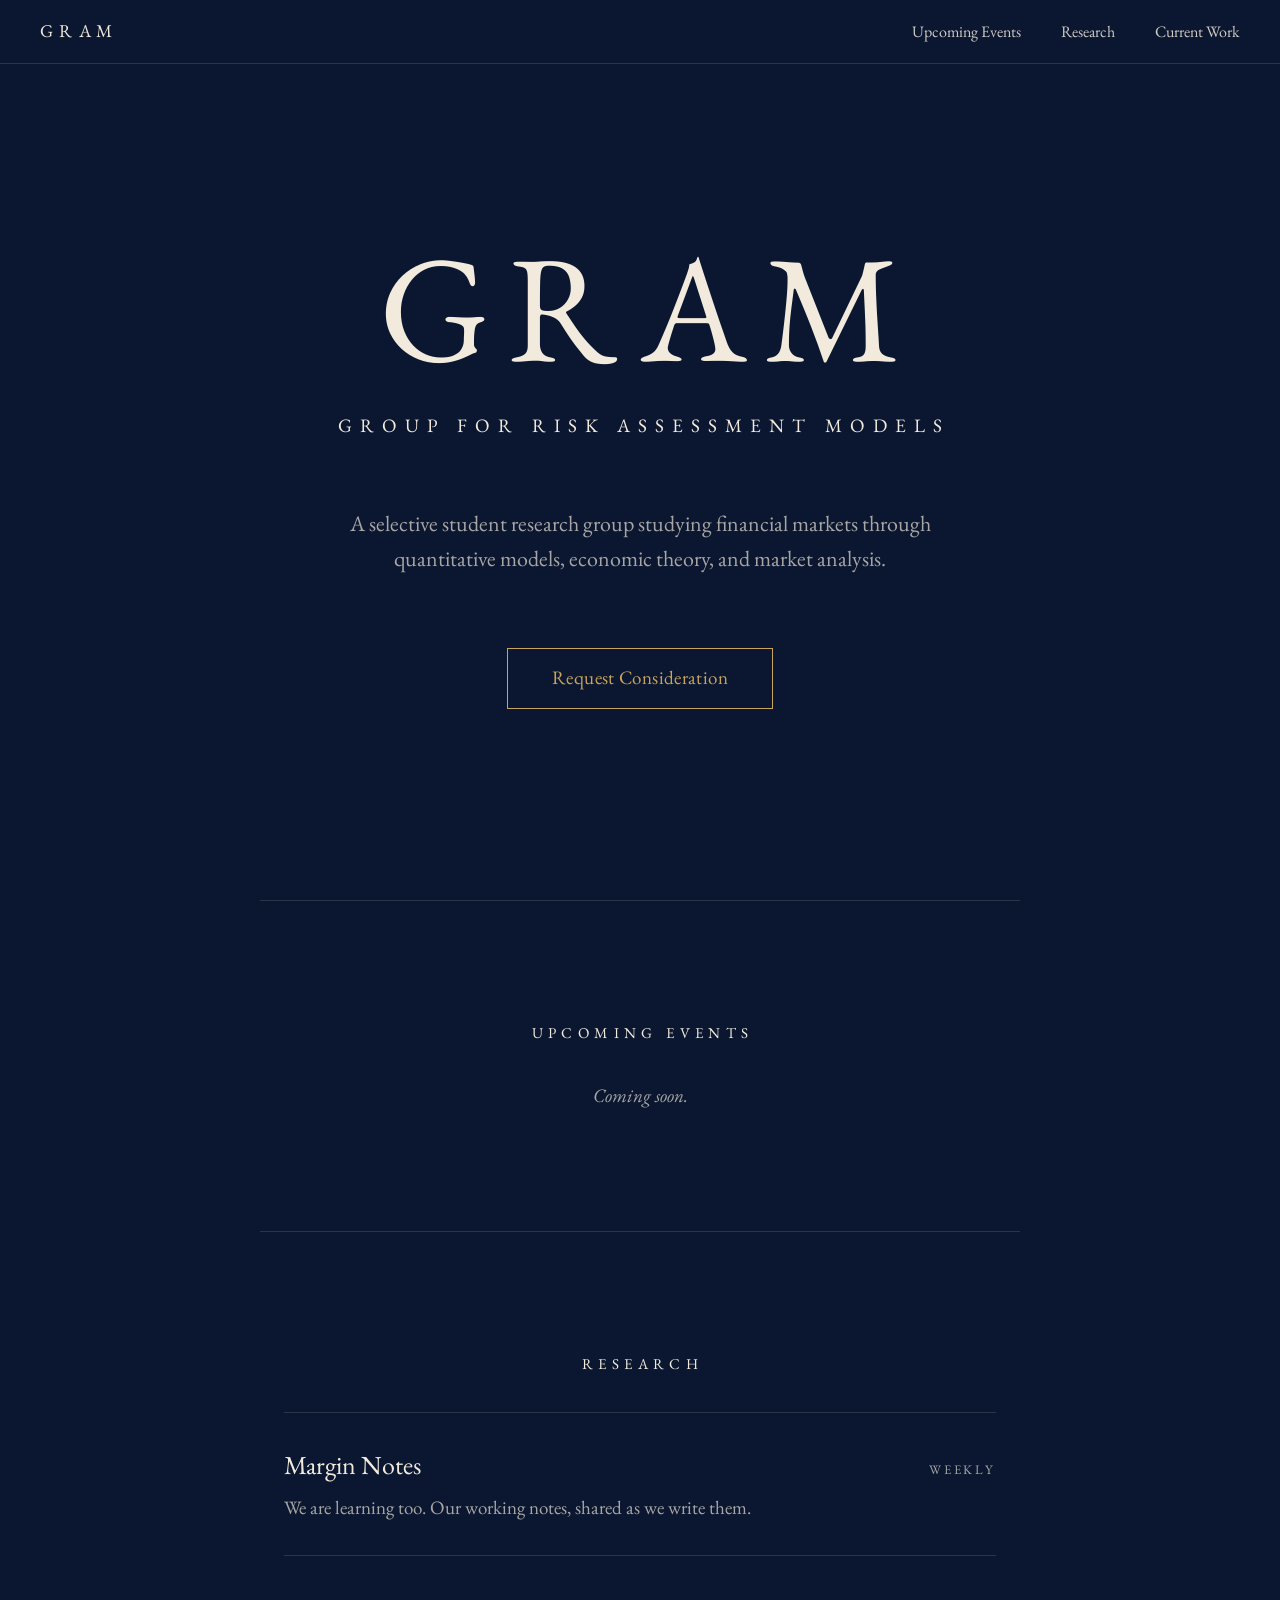
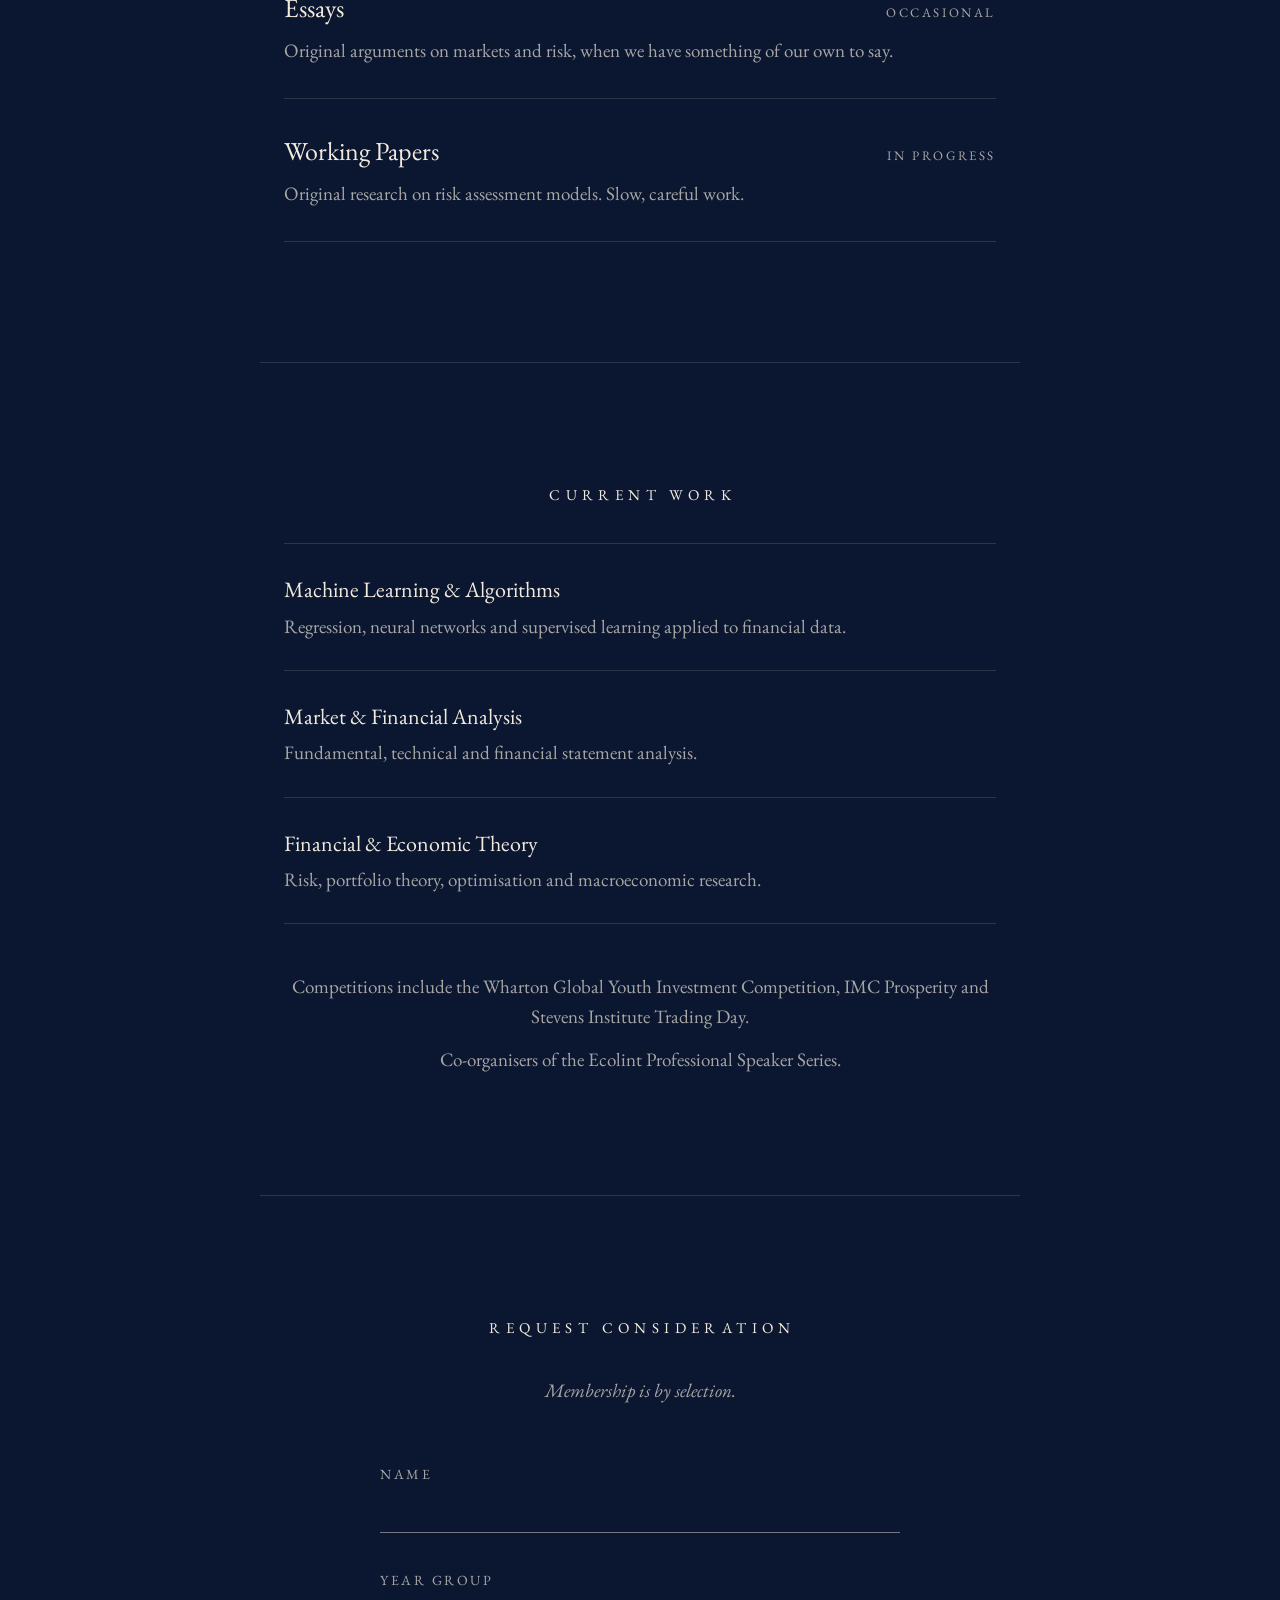
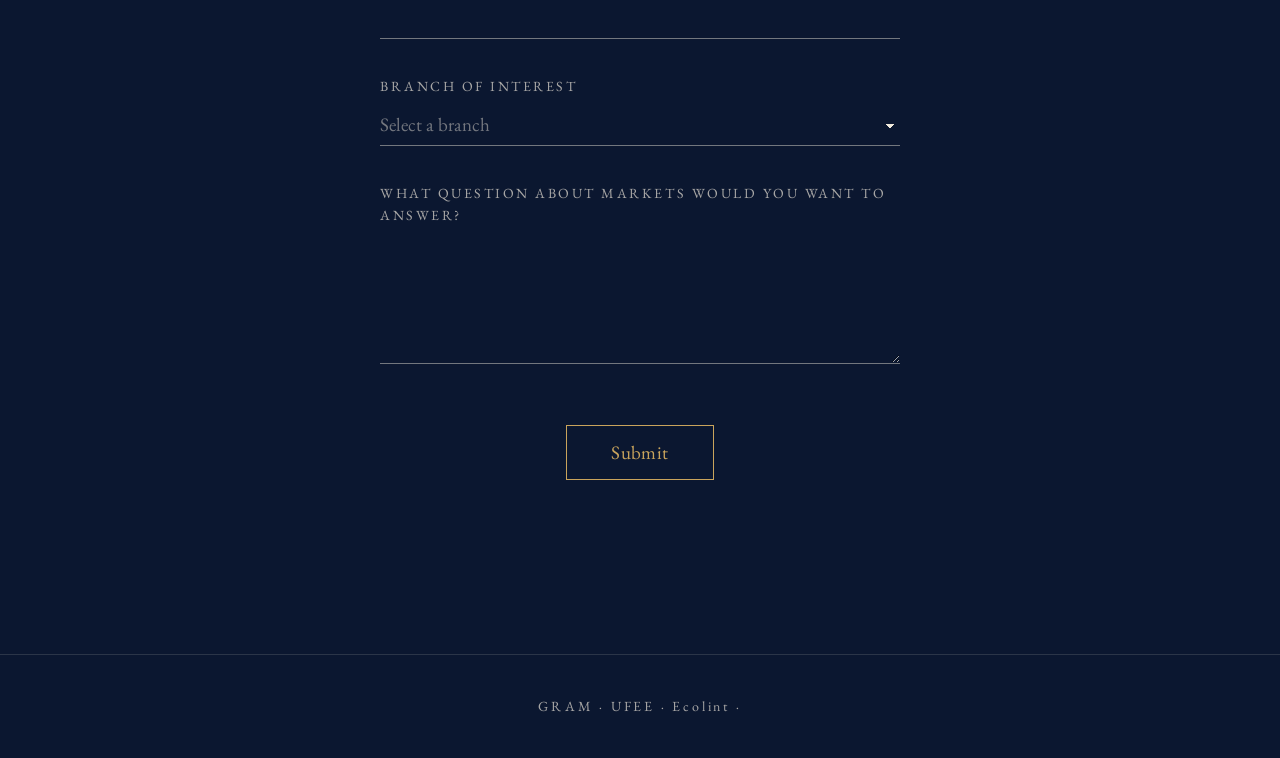
<file: index.html>
<!DOCTYPE html>
<html lang="en">
<head>
<meta charset="UTF-8">
<meta name="viewport" content="width=device-width, initial-scale=1.0">
<title>GRAM — Group for Risk Assessment Models</title>
<meta name="description" content="GRAM is a selective student research group at Ecolint studying financial markets through quantitative models, economic theory, and market analysis.">
<link rel="preconnect" href="https://fonts.googleapis.com">
<link rel="preconnect" href="https://fonts.gstatic.com" crossorigin>
<link href="https://fonts.googleapis.com/css2?family=EB+Garamond:ital,wght@0,400;0,500;1,400&display=swap" rel="stylesheet">
<style>
  :root {
    --navy: #0B1730;
    --ivory: #F2EBDD;
    --gold: #C9A45C;
    --line: rgba(242, 235, 221, 0.14);
    --muted: rgba(242, 235, 221, 0.68);
    --bar: 64px;
  }

  *, *::before, *::after { box-sizing: border-box; margin: 0; padding: 0; }

  html { scroll-behavior: smooth; -webkit-text-size-adjust: 100%; }

  body {
    background: var(--navy);
    color: var(--ivory);
    font-family: "EB Garamond", Garamond, "Times New Roman", serif;
    font-size: 19px;
    line-height: 1.6;
    -webkit-font-smoothing: antialiased;
    overflow-x: hidden;
  }

  a { color: inherit; text-decoration: none; }

  ::selection { background: var(--gold); color: var(--navy); }

  /* Top bar */
  .bar {
    position: fixed;
    inset: 0 0 auto 0;
    height: var(--bar);
    display: flex;
    align-items: center;
    justify-content: space-between;
    padding: 0 40px;
    background: var(--navy);
    border-bottom: 1px solid var(--line);
    z-index: 10;
  }
  .bar .mark {
    font-size: 18px;
    letter-spacing: 0.32em;
  }
  .bar nav { display: flex; gap: 40px; }
  .bar nav a {
    font-size: 16px;
    color: var(--ivory);
    opacity: 0.85;
    transition: opacity 200ms ease, color 200ms ease;
  }
  .bar nav a:hover { opacity: 1; color: var(--gold); }

  /* Hero */
  .hero {
    min-height: 100vh;
    min-height: 100svh;
    display: flex;
    flex-direction: column;
    align-items: center;
    justify-content: center;
    text-align: center;
    padding: calc(var(--bar) + 48px) 24px 72px;
  }
  .hero h1 {
    font-weight: 400;
    font-size: clamp(76px, 15vw, 152px);
    line-height: 1;
    letter-spacing: 0.12em;
    margin-right: -0.12em; /* balance trailing letter-spacing */
    cursor: default;
    user-select: none;
  }
  /* Letters light up when touched: quick to warm, slow to fade */
  .hero h1 span {
    transition: color 1400ms ease, text-shadow 1400ms ease;
  }
  .hero h1 span.lit {
    color: var(--gold);
    text-shadow: 0 0 14px rgba(201, 164, 92, 0.35), 0 0 42px rgba(201, 164, 92, 0.18);
    transition-duration: 350ms;
    transition-timing-function: ease-out;
  }
  .hero .full {
    margin-top: 28px;
    font-size: clamp(12px, 1.7vw, 19px);
    letter-spacing: clamp(0.2em, 1vw, 0.42em);
    margin-right: calc(-1 * clamp(0.2em, 1vw, 0.42em));
    text-transform: uppercase;
    font-weight: 400;
  }
  .hero .tagline {
    margin-top: 64px;
    max-width: 640px;
    font-size: clamp(18px, 2vw, 22px);
    color: var(--muted);
  }

  .btn {
    display: inline-block;
    margin-top: 72px;
    padding: 14px 44px;
    background: transparent;
    border: 1px solid var(--gold);
    color: var(--gold);
    font-family: inherit;
    font-size: 19px;
    letter-spacing: 0.02em;
    cursor: pointer;
    transition: background-color 250ms ease, color 250ms ease;
  }
  .btn:hover, .btn:focus-visible {
    background: var(--gold);
    color: var(--navy);
    outline: none;
  }

  /* Sections */
  section.block {
    max-width: 760px;
    margin: 0 auto;
    padding: 120px 24px;
    text-align: center;
    scroll-margin-top: var(--bar);
  }
  .rule {
    max-width: 760px;
    margin: 0 auto;
    border: 0;
    border-top: 1px solid var(--line);
  }
  section.block h2 {
    font-weight: 400;
    font-size: 15px;
    letter-spacing: 0.36em;
    margin-right: -0.36em;
    text-transform: uppercase;
    margin-bottom: 36px;
  }
  .soon {
    font-style: italic;
    color: var(--muted);
  }

  .branches {
    list-style: none;
    text-align: left;
    border-top: 1px solid var(--line);
  }
  .branches li {
    padding: 28px 0;
    border-bottom: 1px solid var(--line);
  }
  .branches .name {
    display: block;
    font-size: 22px;
    margin-bottom: 4px;
  }
  .branches .desc { color: var(--muted); }

  /* Research series: each row opens its own page */
  .series {
    list-style: none;
    text-align: left;
    border-top: 1px solid var(--line);
  }
  .series a {
    display: block;
    padding: 32px 0;
    border-bottom: 1px solid var(--line);
  }
  .series .top {
    display: flex;
    justify-content: space-between;
    align-items: baseline;
    gap: 16px;
    margin-bottom: 6px;
  }
  .series .name {
    font-size: 26px;
    transition: color 250ms ease;
  }
  .series .cadence {
    font-size: 13px;
    letter-spacing: 0.2em;
    text-transform: uppercase;
    color: var(--muted);
    white-space: nowrap;
  }
  .series .desc { color: var(--muted); }
  .series a:hover .name,
  .series a:focus-visible .name { color: var(--gold); }
  .series a:focus-visible { outline: none; }

  .note {
    margin-top: 48px;
    color: var(--muted);
  }
  .note + .note { margin-top: 12px; }

  /* Form */
  .lead {
    font-style: italic;
    color: var(--muted);
    margin-bottom: 56px;
  }
  form {
    max-width: 520px;
    margin: 0 auto;
    text-align: left;
  }
  .field { margin-bottom: 36px; }
  .field label {
    display: block;
    font-size: 14px;
    letter-spacing: 0.18em;
    text-transform: uppercase;
    color: var(--muted);
    margin-bottom: 6px;
    transition: color 200ms ease;
  }
  .field:focus-within label { color: var(--gold); }
  .field input,
  .field select,
  .field textarea {
    width: 100%;
    background: transparent;
    border: 0;
    border-bottom: 1px solid rgba(242, 235, 221, 0.45);
    border-radius: 0;
    color: var(--ivory);
    font-family: inherit;
    font-size: 19px;
    padding: 8px 0;
    outline: none;
    transition: border-color 200ms ease;
    -webkit-appearance: none;
    appearance: none;
  }
  .field textarea { resize: vertical; min-height: 96px; line-height: 1.5; }
  .field select {
    cursor: pointer;
    background-image: linear-gradient(45deg, transparent 50%, var(--ivory) 50%), linear-gradient(135deg, var(--ivory) 50%, transparent 50%);
    background-position: calc(100% - 10px) 55%, calc(100% - 5px) 55%;
    background-size: 5px 5px, 5px 5px;
    background-repeat: no-repeat;
    padding-right: 24px;
  }
  .field select option { background: var(--navy); color: var(--ivory); }
  .field select:invalid { color: rgba(242, 235, 221, 0.45); }
  .field input:focus,
  .field select:focus,
  .field textarea:focus { border-bottom-color: var(--gold); }

  form .btn { margin-top: 16px; }
  .submit-row { text-align: center; }

  .status {
    margin-top: 24px;
    text-align: center;
    min-height: 1.6em;
    color: var(--muted);
  }
  .received {
    font-size: 22px;
    text-align: center;
  }

  /* Footer */
  footer {
    border-top: 1px solid var(--line);
    padding: 40px 24px;
    text-align: center;
    font-size: 14px;
    letter-spacing: 0.2em;
    color: var(--muted);
  }

  @media (max-width: 720px) {
    body { font-size: 18px; }
    .bar { padding: 0 16px; --bar: 56px; height: 56px; }
    .bar .mark { font-size: 15px; letter-spacing: 0.24em; }
    .bar nav { gap: 14px; }
    .bar nav a { font-size: 13px; }
    .hero { padding-left: 16px; padding-right: 16px; }
    .hero .tagline { margin-top: 44px; }
    .btn { margin-top: 52px; padding: 13px 32px; }
    section.block { padding: 88px 16px; scroll-margin-top: 56px; }
    .rule { margin: 0 16px; }
  }

  @media (max-width: 340px) {
    .bar .mark { display: none; }
    .bar { justify-content: center; }
  }

  @media (prefers-reduced-motion: reduce) {
    html { scroll-behavior: auto; }
    * { transition: none !important; }
  }
</style>
</head>
<body>

<header class="bar">
  <a href="#top" class="mark">GRAM</a>
  <nav>
    <a href="#events">Upcoming Events</a>
    <a href="#research">Research</a>
    <a href="#work">Current Work</a>
  </nav>
</header>

<main id="top">
  <section class="hero">
    <h1 aria-label="GRAM"><span aria-hidden="true">G</span><span aria-hidden="true">R</span><span aria-hidden="true">A</span><span aria-hidden="true">M</span></h1>
    <p class="full">Group for Risk Assessment Models</p>
    <p class="tagline">A selective student research group studying financial markets through quantitative models, economic theory, and market analysis.</p>
    <a href="#consideration" class="btn">Request Consideration</a>
  </section>

  <hr class="rule">

  <section class="block" id="events">
    <h2>Upcoming Events</h2>
    <p class="soon">Coming soon.</p>
  </section>

  <hr class="rule">

  <section class="block" id="research">
    <h2>Research</h2>
    <ul class="series">
      <li>
        <a href="margin-notes.html">
          <span class="top"><span class="name">Margin Notes</span><span class="cadence">Weekly</span></span>
          <span class="desc">We are learning too. Our working notes, shared as we write them.</span>
        </a>
      </li>
      <li>
        <a href="essays.html">
          <span class="top"><span class="name">Essays</span><span class="cadence">Occasional</span></span>
          <span class="desc">Original arguments on markets and risk, when we have something of our own to say.</span>
        </a>
      </li>
      <li>
        <a href="working-papers.html">
          <span class="top"><span class="name">Working Papers</span><span class="cadence">In progress</span></span>
          <span class="desc">Original research on risk assessment models. Slow, careful work.</span>
        </a>
      </li>
    </ul>
  </section>

  <hr class="rule">

  <section class="block" id="work">
    <h2>Current Work</h2>
    <ul class="branches">
      <li>
        <span class="name">Machine Learning &amp; Algorithms</span>
        <span class="desc">Regression, neural networks and supervised learning applied to financial data.</span>
      </li>
      <li>
        <span class="name">Market &amp; Financial Analysis</span>
        <span class="desc">Fundamental, technical and financial statement analysis.</span>
      </li>
      <li>
        <span class="name">Financial &amp; Economic Theory</span>
        <span class="desc">Risk, portfolio theory, optimisation and macroeconomic research.</span>
      </li>
    </ul>
    <p class="note">Competitions include the Wharton Global Youth Investment Competition, IMC Prosperity and Stevens Institute Trading Day.</p>
    <p class="note">Co-organisers of the Ecolint Professional Speaker Series.</p>
  </section>

  <hr class="rule">

  <section class="block" id="consideration">
    <h2>Request Consideration</h2>
    <p class="lead">Membership is by selection.</p>

    <form id="apply" action="https://formspree.io/f/mjyypdyb" method="POST">
      <input type="hidden" name="_subject" value="New GRAM consideration request">
      <input type="text" name="_gotcha" tabindex="-1" autocomplete="off" aria-hidden="true" style="position:absolute;left:-9999px">
      <div class="field">
        <label for="name">Name</label>
        <input id="name" name="name" type="text" autocomplete="name" required>
      </div>
      <div class="field">
        <label for="year">Year group</label>
        <input id="year" name="year_group" type="text" required>
      </div>
      <div class="field">
        <label for="branch">Branch of interest</label>
        <select id="branch" name="branch" required>
          <option value="" disabled selected>Select a branch</option>
          <option>Machine Learning &amp; Algorithms</option>
          <option>Market &amp; Financial Analysis</option>
          <option>Financial &amp; Economic Theory</option>
        </select>
      </div>
      <div class="field">
        <label for="question">What question about markets would you want to answer?</label>
        <textarea id="question" name="question" rows="4" required></textarea>
      </div>
      <div class="submit-row">
        <button type="submit" class="btn">Submit</button>
      </div>
      <p class="status" id="status" aria-live="polite"></p>
    </form>
  </section>
</main>

<footer>
  GRAM · UFEE · Ecolint · <span id="year"></span>
</footer>

<script>
  document.getElementById('year').textContent = new Date().getFullYear();

  // Always open at the top: no restored scroll position, no #section jump
  if ('scrollRestoration' in history) history.scrollRestoration = 'manual';
  if (location.hash) history.replaceState(null, '', location.pathname + location.search);
  window.scrollTo(0, 0);
  window.addEventListener('load', function () { window.scrollTo(0, 0); });

  // Light a letter while the cursor or a finger is on it
  (function () {
    var letters = document.querySelectorAll('.hero h1 span');
    letters.forEach(function (el) {
      el.addEventListener('mouseenter', function () { el.classList.add('lit'); });
      el.addEventListener('mouseleave', function () { el.classList.remove('lit'); });
    });

    function touch(e) {
      var t = e.touches[0];
      var hit = t && document.elementFromPoint(t.clientX, t.clientY);
      letters.forEach(function (el) { el.classList.toggle('lit', el === hit); });
    }
    var mark = document.querySelector('.hero h1');
    mark.addEventListener('touchstart', touch, { passive: true });
    mark.addEventListener('touchmove', touch, { passive: true });
    mark.addEventListener('touchend', function () {
      letters.forEach(function (el) { el.classList.remove('lit'); });
    });
  })();

  // Smooth-scroll in-page links, offset for the fixed bar
  document.querySelectorAll('a[href^="#"]').forEach(function (link) {
    link.addEventListener('click', function (e) {
      var id = link.getAttribute('href').slice(1);
      var target = id === 'top' ? null : document.getElementById(id);
      e.preventDefault();
      var bar = document.querySelector('.bar').offsetHeight;
      var y = target ? target.getBoundingClientRect().top + window.pageYOffset - bar : 0;
      var reduce = window.matchMedia('(prefers-reduced-motion: reduce)').matches;
      window.scrollTo({ top: y, behavior: reduce ? 'auto' : 'smooth' });
    });
  });

  var form = document.getElementById('apply');
  var status = document.getElementById('status');

  form.addEventListener('submit', function (e) {
    e.preventDefault();
    var button = form.querySelector('button');
    button.disabled = true;
    status.textContent = 'Sending.';

    fetch(form.action, {
      method: 'POST',
      body: new FormData(form),
      headers: { 'Accept': 'application/json' }
    }).then(function (res) {
      if (!res.ok) throw new Error();
      var done = document.createElement('p');
      done.className = 'received';
      done.textContent = 'Received. We will be in touch.';
      form.replaceWith(done);
    }).catch(function () {
      status.textContent = 'Not sent. Please try again.';
      button.disabled = false;
    });
  });
</script>
</body>
</html>
</file>
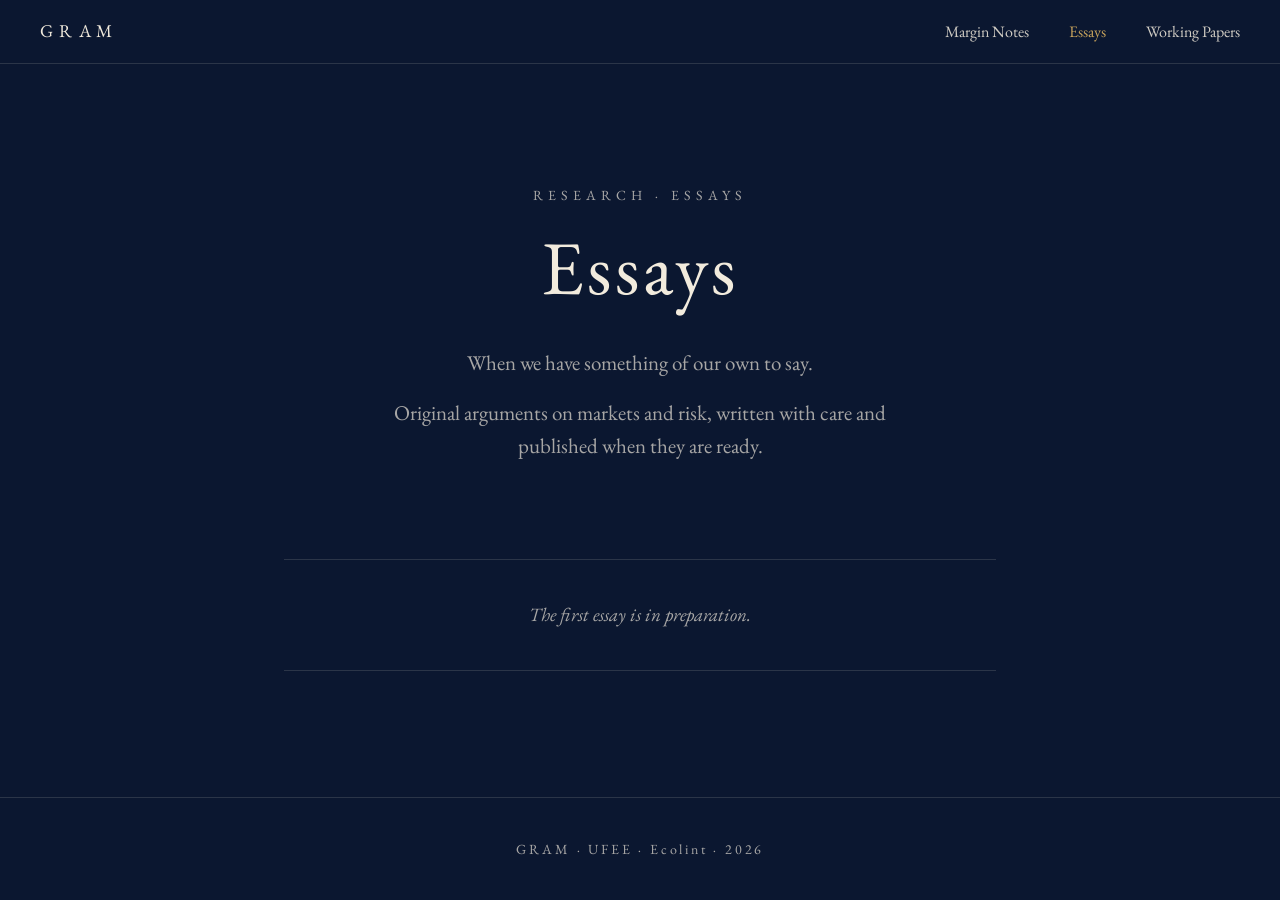
<file: essays.html>
<!DOCTYPE html>
<html lang="en">
<head>
<meta charset="UTF-8">
<meta name="viewport" content="width=device-width, initial-scale=1.0">
<title>Essays — GRAM</title>
<meta name="description" content="Essays: original arguments on markets and risk from GRAM, the Group for Risk Assessment Models at Ecolint.">
<link rel="preconnect" href="https://fonts.googleapis.com">
<link rel="preconnect" href="https://fonts.gstatic.com" crossorigin>
<link href="https://fonts.googleapis.com/css2?family=EB+Garamond:ital,wght@0,400;0,500;1,400&display=swap" rel="stylesheet">
<link rel="stylesheet" href="research.css">
</head>
<body>

<header class="bar">
  <a href="./" class="mark">GRAM</a>
  <nav>
    <a href="margin-notes.html">Margin Notes</a>
    <a href="essays.html" aria-current="page">Essays</a>
    <a href="working-papers.html">Working Papers</a>
  </nav>
</header>

<main>
  <p class="kicker">Research · Essays</p>
  <h1 class="page-title">Essays</h1>
  <p class="intro">When we have something of our own to say.</p>
  <p class="intro">Original arguments on markets and risk, written with care and published when they are ready.</p>

  <ul class="entries">
    <!--
      To add a essay: copy essays/_template.html to essays/<short-name>.html,
      write it, then copy this block above the others (newest first):

      <li>
        <a href="essays/short-name.html">
          <span class="meta">Essay 1 · November 2026</span>
          <span class="title">Title</span>
          <span class="summary">One sentence on what it covers.</span>
        </a>
      </li>

      Delete the "empty" line below once the first essay is up.
    -->
    <li class="empty">The first essay is in preparation.</li>
  </ul>
</main>

<footer>
  GRAM · UFEE · Ecolint · <span id="year"></span>
</footer>

<script>
  document.getElementById('year').textContent = new Date().getFullYear();
</script>
</body>
</html>
</file>
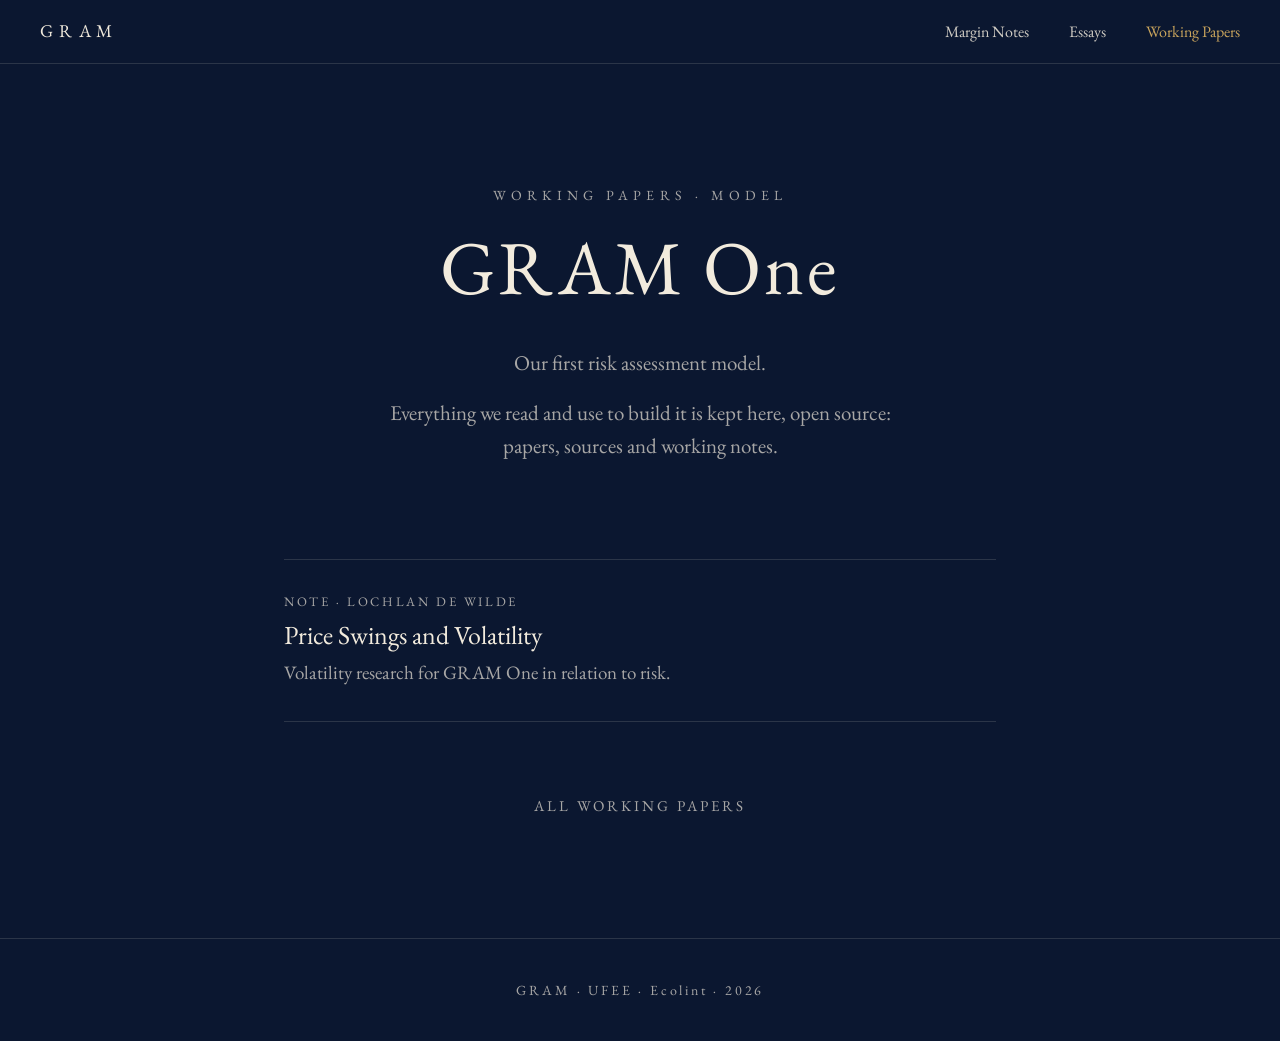
<file: gram-one.html>
<!DOCTYPE html>
<html lang="en">
<head>
<meta charset="UTF-8">
<meta name="viewport" content="width=device-width, initial-scale=1.0">
<title>GRAM One — GRAM</title>
<meta name="description" content="GRAM One: the first risk assessment model from GRAM at Ecolint, and the open-source reading behind it.">
<link rel="preconnect" href="https://fonts.googleapis.com">
<link rel="preconnect" href="https://fonts.gstatic.com" crossorigin>
<link href="https://fonts.googleapis.com/css2?family=EB+Garamond:ital,wght@0,400;0,500;1,400&display=swap" rel="stylesheet">
<link rel="stylesheet" href="research.css">
</head>
<body>

<header class="bar">
  <a href="./" class="mark">GRAM</a>
  <nav>
    <a href="margin-notes.html">Margin Notes</a>
    <a href="essays.html">Essays</a>
    <a href="working-papers.html" aria-current="page">Working Papers</a>
  </nav>
</header>

<main>
  <p class="kicker">Working Papers · Model</p>
  <h1 class="page-title">GRAM One</h1>
  <p class="intro">Our first risk assessment model.</p>
  <p class="intro">Everything we read and use to build it is kept here, open source: papers, sources and working notes.</p>

  <ul class="entries">
    <!--
      To add an item: copy this block above the others (newest first).
      For a page on the site, link to papers/gram-one/short-name.html;
      for outside reading, link straight to the source.

      <li>
        <a href="https://example.com">
          <span class="meta">Reading · Author, Year</span>
          <span class="title">Title</span>
          <span class="summary">One sentence on why it matters for GRAM One.</span>
        </a>
      </li>

      Delete the "empty" line below once the first item is up.
    -->
    <li>
      <a href="notes/price-swings-and-volatility.html">
        <span class="meta">Note · Lochlan de Wilde</span>
        <span class="title">Price Swings and Volatility</span>
        <span class="summary">Volatility research for GRAM One in relation to risk.</span>
      </a>
    </li>
  </ul>

  <a class="back" href="working-papers.html">All Working Papers</a>
</main>

<footer>
  GRAM · UFEE · Ecolint · <span id="year"></span>
</footer>

<script>
  document.getElementById('year').textContent = new Date().getFullYear();
</script>
</body>
</html>
</file>
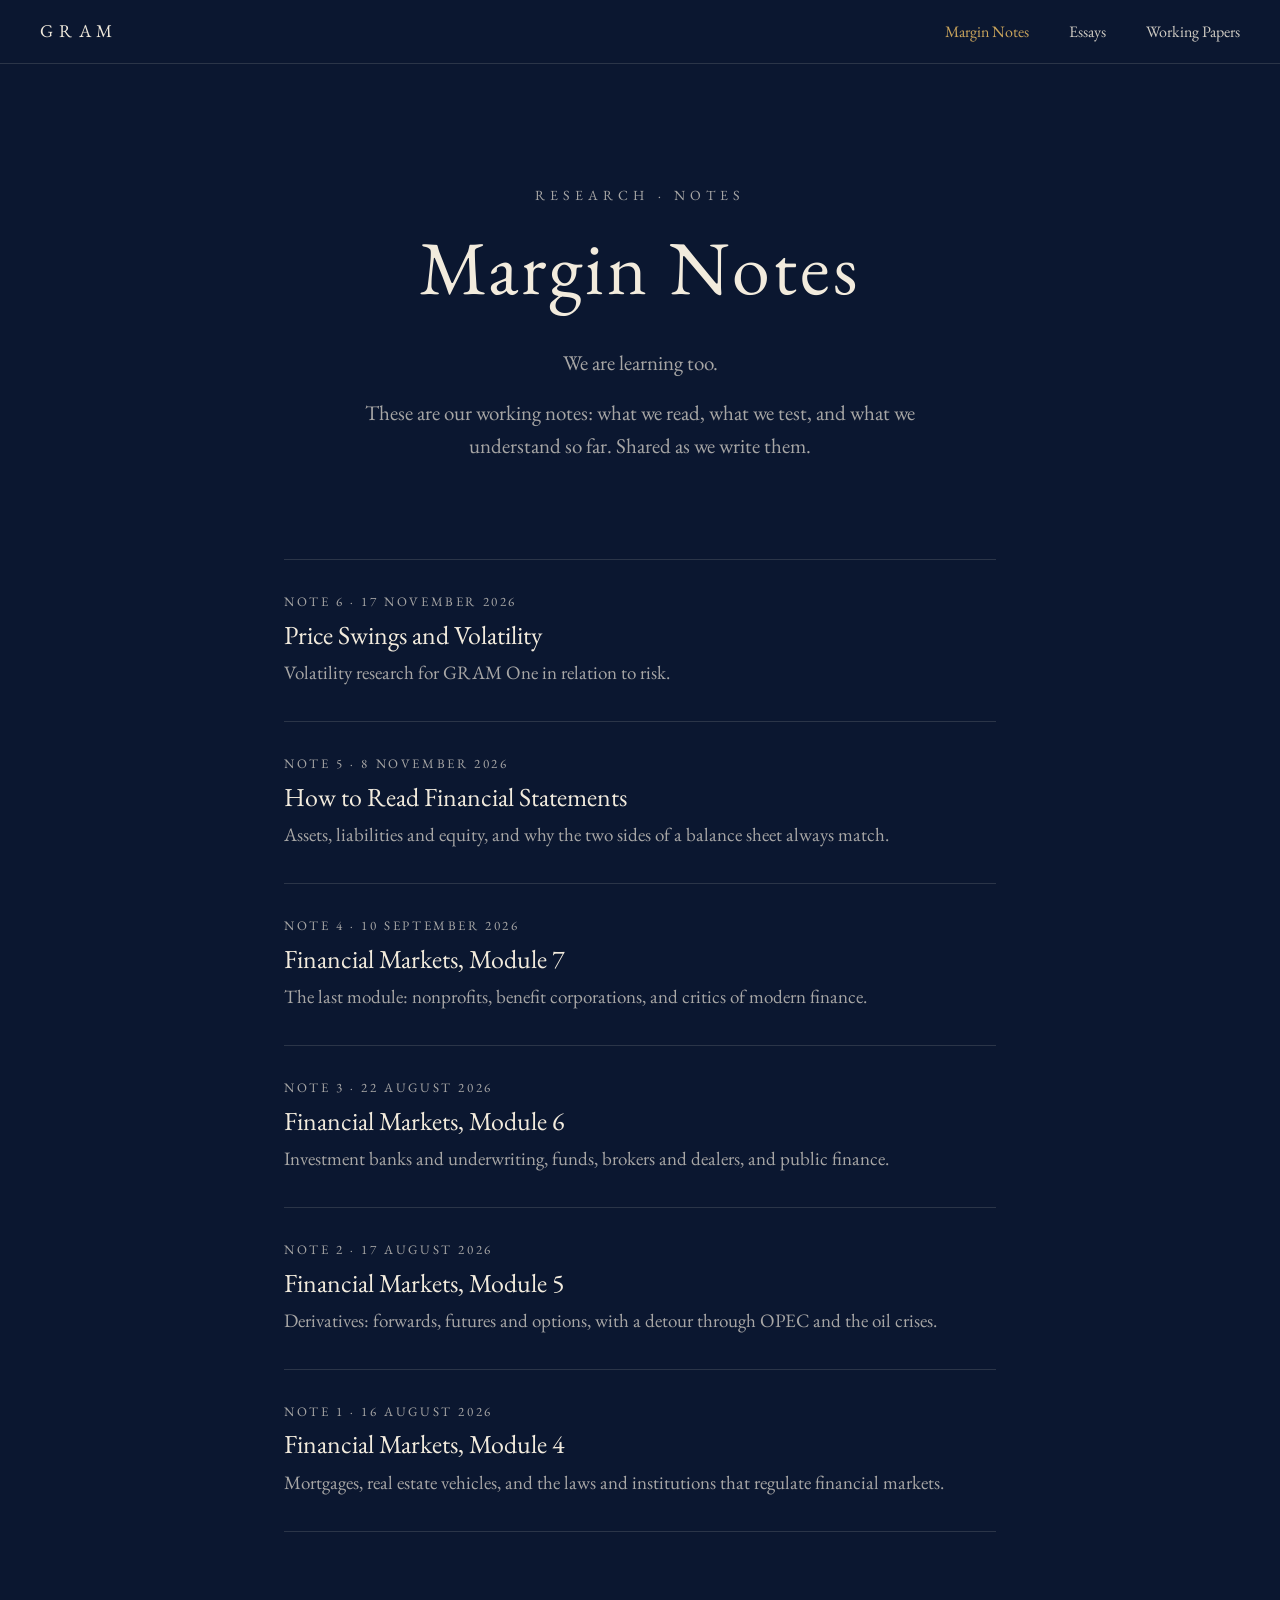
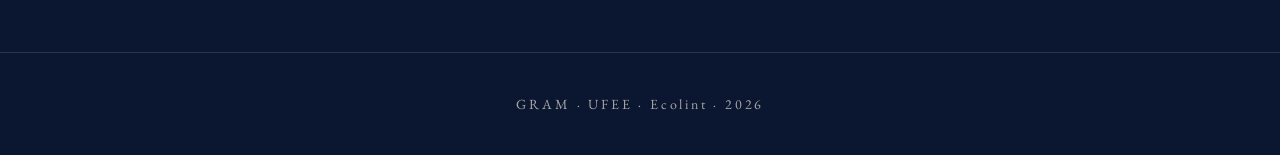
<file: margin-notes.html>
<!DOCTYPE html>
<html lang="en">
<head>
<meta charset="UTF-8">
<meta name="viewport" content="width=device-width, initial-scale=1.0">
<title>Margin Notes — GRAM</title>
<meta name="description" content="Margin Notes: the working notes of GRAM, the Group for Risk Assessment Models at Ecolint.">
<link rel="preconnect" href="https://fonts.googleapis.com">
<link rel="preconnect" href="https://fonts.gstatic.com" crossorigin>
<link href="https://fonts.googleapis.com/css2?family=EB+Garamond:ital,wght@0,400;0,500;1,400&display=swap" rel="stylesheet">
<link rel="stylesheet" href="research.css">
</head>
<body>

<header class="bar">
  <a href="./" class="mark">GRAM</a>
  <nav>
    <a href="margin-notes.html" aria-current="page">Margin Notes</a>
    <a href="essays.html">Essays</a>
    <a href="working-papers.html">Working Papers</a>
  </nav>
</header>

<main>
  <p class="kicker">Research · Notes</p>
  <h1 class="page-title">Margin Notes</h1>
  <p class="intro">We are learning too.</p>
  <p class="intro">These are our working notes: what we read, what we test, and what we understand so far. Shared as we write them.</p>

  <ul class="entries">
    <!--
      To add a note: copy notes/_template.html to notes/<short-name>.html,
      write it, then copy this block above the others (newest first):

      <li>
        <a href="notes/short-name.html">
          <span class="meta">Note 1 · 9 November 2026</span>
          <span class="title">Title</span>
          <span class="summary">One sentence on what it covers.</span>
        </a>
      </li>

    -->
    <li>
      <a href="notes/price-swings-and-volatility.html">
        <span class="meta">Note 6 · 17 November 2026</span>
        <span class="title">Price Swings and Volatility</span>
        <span class="summary">Volatility research for GRAM One in relation to risk.</span>
      </a>
    </li>
    <li>
      <a href="notes/how-to-read-financial-statements.html">
        <span class="meta">Note 5 · 8 November 2026</span>
        <span class="title">How to Read Financial Statements</span>
        <span class="summary">Assets, liabilities and equity, and why the two sides of a balance sheet always match.</span>
      </a>
    </li>
    <li>
      <a href="notes/financial-markets-module-7.html">
        <span class="meta">Note 4 · 10 September 2026</span>
        <span class="title">Financial Markets, Module 7</span>
        <span class="summary">The last module: nonprofits, benefit corporations, and critics of modern finance.</span>
      </a>
    </li>
    <li>
      <a href="notes/financial-markets-module-6.html">
        <span class="meta">Note 3 · 22 August 2026</span>
        <span class="title">Financial Markets, Module 6</span>
        <span class="summary">Investment banks and underwriting, funds, brokers and dealers, and public finance.</span>
      </a>
    </li>
    <li>
      <a href="notes/financial-markets-module-5.html">
        <span class="meta">Note 2 · 17 August 2026</span>
        <span class="title">Financial Markets, Module 5</span>
        <span class="summary">Derivatives: forwards, futures and options, with a detour through OPEC and the oil crises.</span>
      </a>
    </li>
    <li>
      <a href="notes/financial-markets-module-4.html">
        <span class="meta">Note 1 · 16 August 2026</span>
        <span class="title">Financial Markets, Module 4</span>
        <span class="summary">Mortgages, real estate vehicles, and the laws and institutions that regulate financial markets.</span>
      </a>
    </li>
  </ul>
</main>

<footer>
  GRAM · UFEE · Ecolint · <span id="year"></span>
</footer>

<script>
  document.getElementById('year').textContent = new Date().getFullYear();
</script>
</body>
</html>
</file>
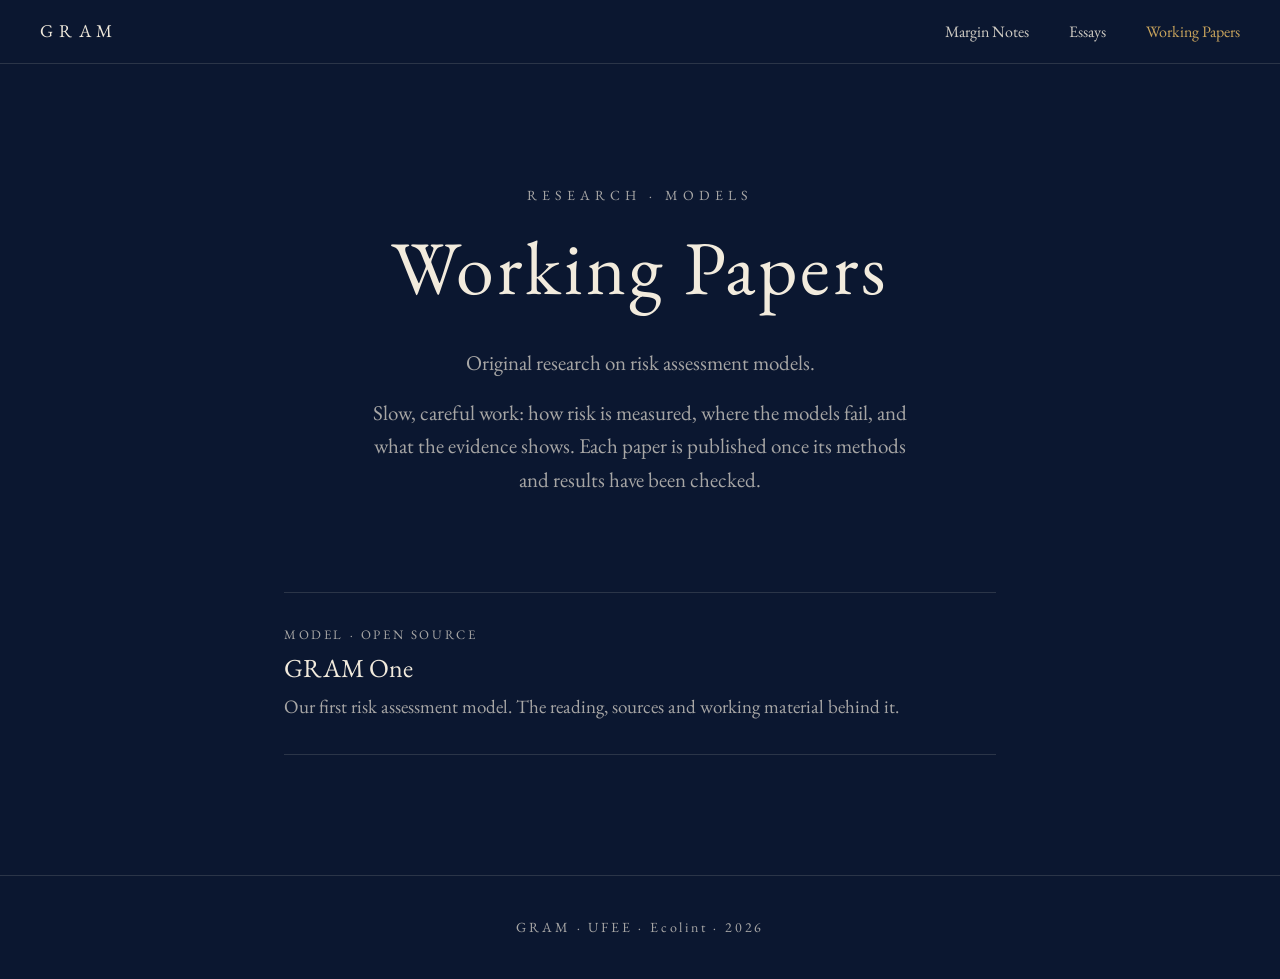
<file: working-papers.html>
<!DOCTYPE html>
<html lang="en">
<head>
<meta charset="UTF-8">
<meta name="viewport" content="width=device-width, initial-scale=1.0">
<title>Working Papers — GRAM</title>
<meta name="description" content="Working Papers: original research on risk assessment models from GRAM, the Group for Risk Assessment Models at Ecolint.">
<link rel="preconnect" href="https://fonts.googleapis.com">
<link rel="preconnect" href="https://fonts.gstatic.com" crossorigin>
<link href="https://fonts.googleapis.com/css2?family=EB+Garamond:ital,wght@0,400;0,500;1,400&display=swap" rel="stylesheet">
<link rel="stylesheet" href="research.css">
</head>
<body>

<header class="bar">
  <a href="./" class="mark">GRAM</a>
  <nav>
    <a href="margin-notes.html">Margin Notes</a>
    <a href="essays.html">Essays</a>
    <a href="working-papers.html" aria-current="page">Working Papers</a>
  </nav>
</header>

<main>
  <p class="kicker">Research · Models</p>
  <h1 class="page-title">Working Papers</h1>
  <p class="intro">Original research on risk assessment models.</p>
  <p class="intro">Slow, careful work: how risk is measured, where the models fail, and what the evidence shows. Each paper is published once its methods and results have been checked.</p>

  <ul class="entries">
    <!--
      To add a paper: copy papers/_template.html to papers/<short-name>.html,
      write it, then copy this block above the others (newest first):

      <li>
        <a href="papers/short-name.html">
          <span class="meta">Paper 1 · November 2026</span>
          <span class="title">Title</span>
          <span class="summary">One sentence on what it covers.</span>
        </a>
      </li>

      Delete the "empty" line below once the first paper is up.
    -->
    <li>
      <a href="gram-one.html">
        <span class="meta">Model · Open source</span>
        <span class="title">GRAM One</span>
        <span class="summary">Our first risk assessment model. The reading, sources and working material behind it.</span>
      </a>
    </li>
  </ul>
</main>

<footer>
  GRAM · UFEE · Ecolint · <span id="year"></span>
</footer>

<script>
  document.getElementById('year').textContent = new Date().getFullYear();
</script>
</body>
</html>
</file>
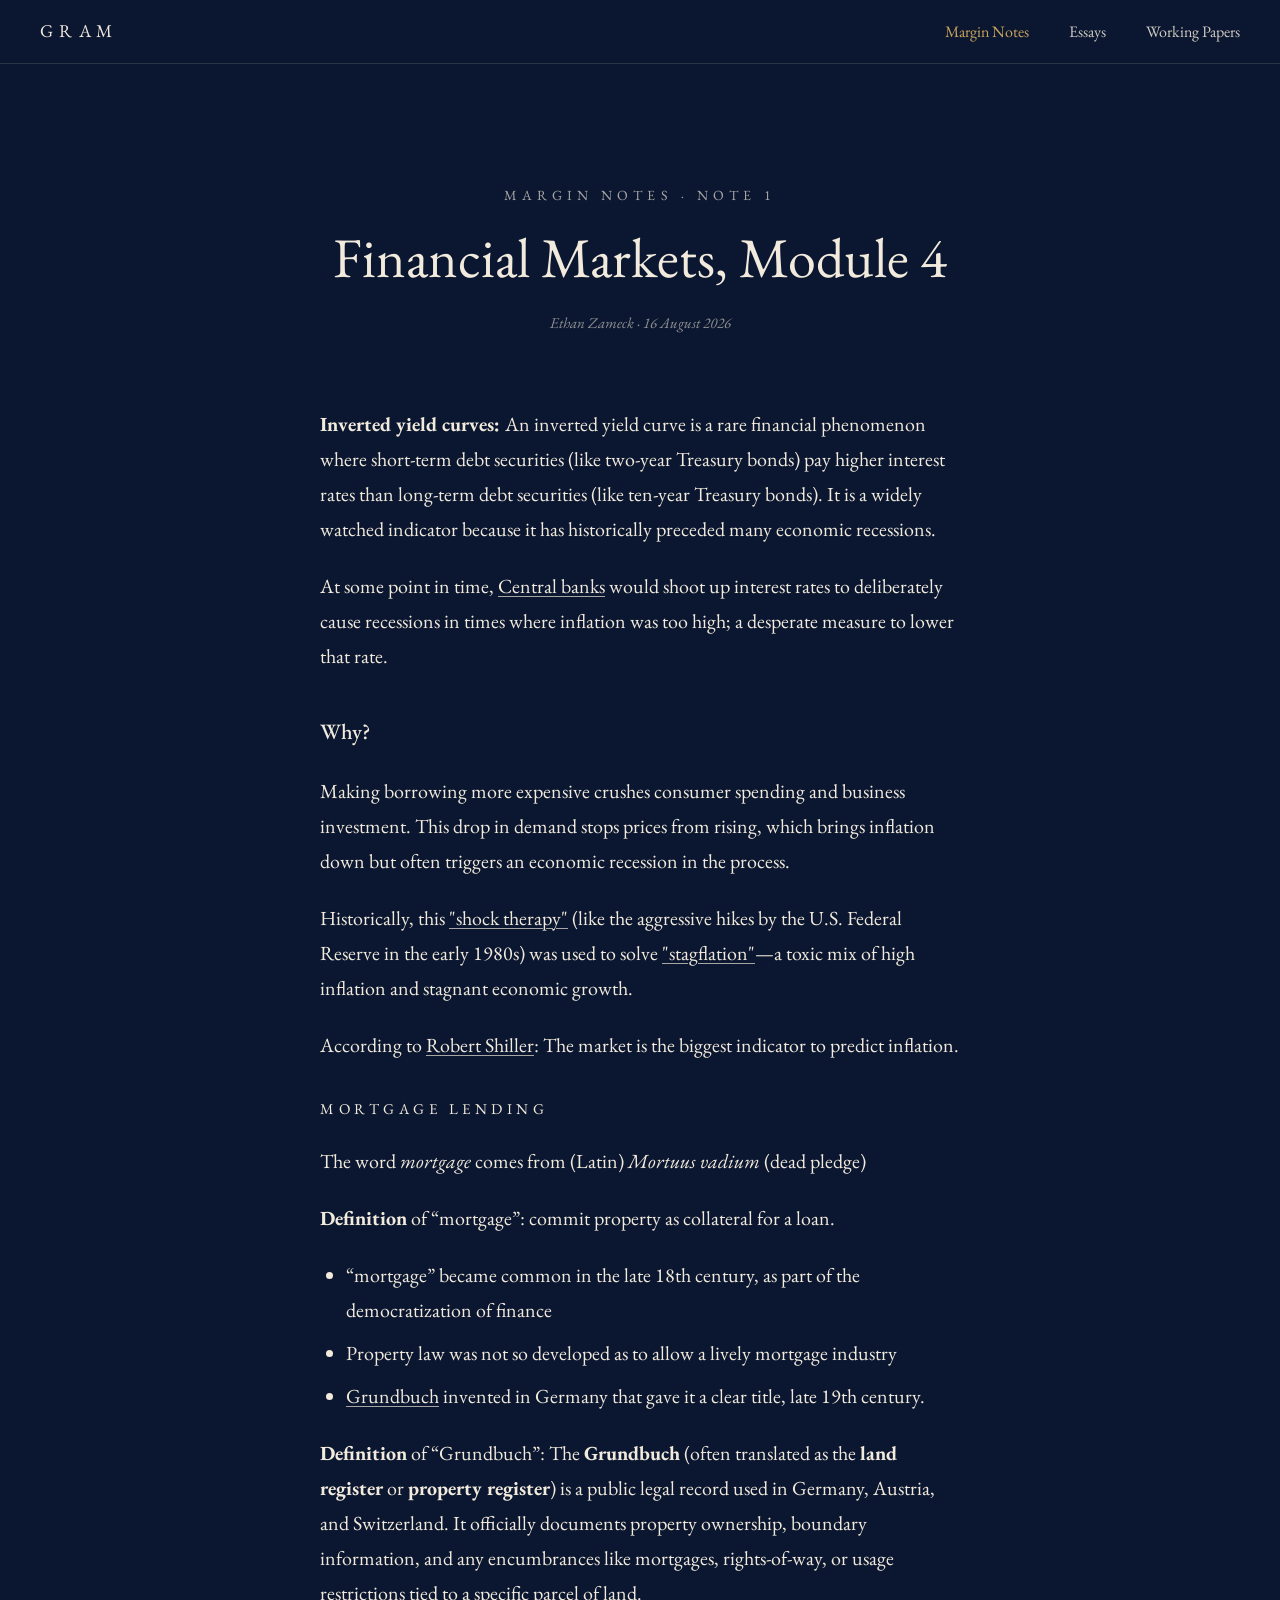
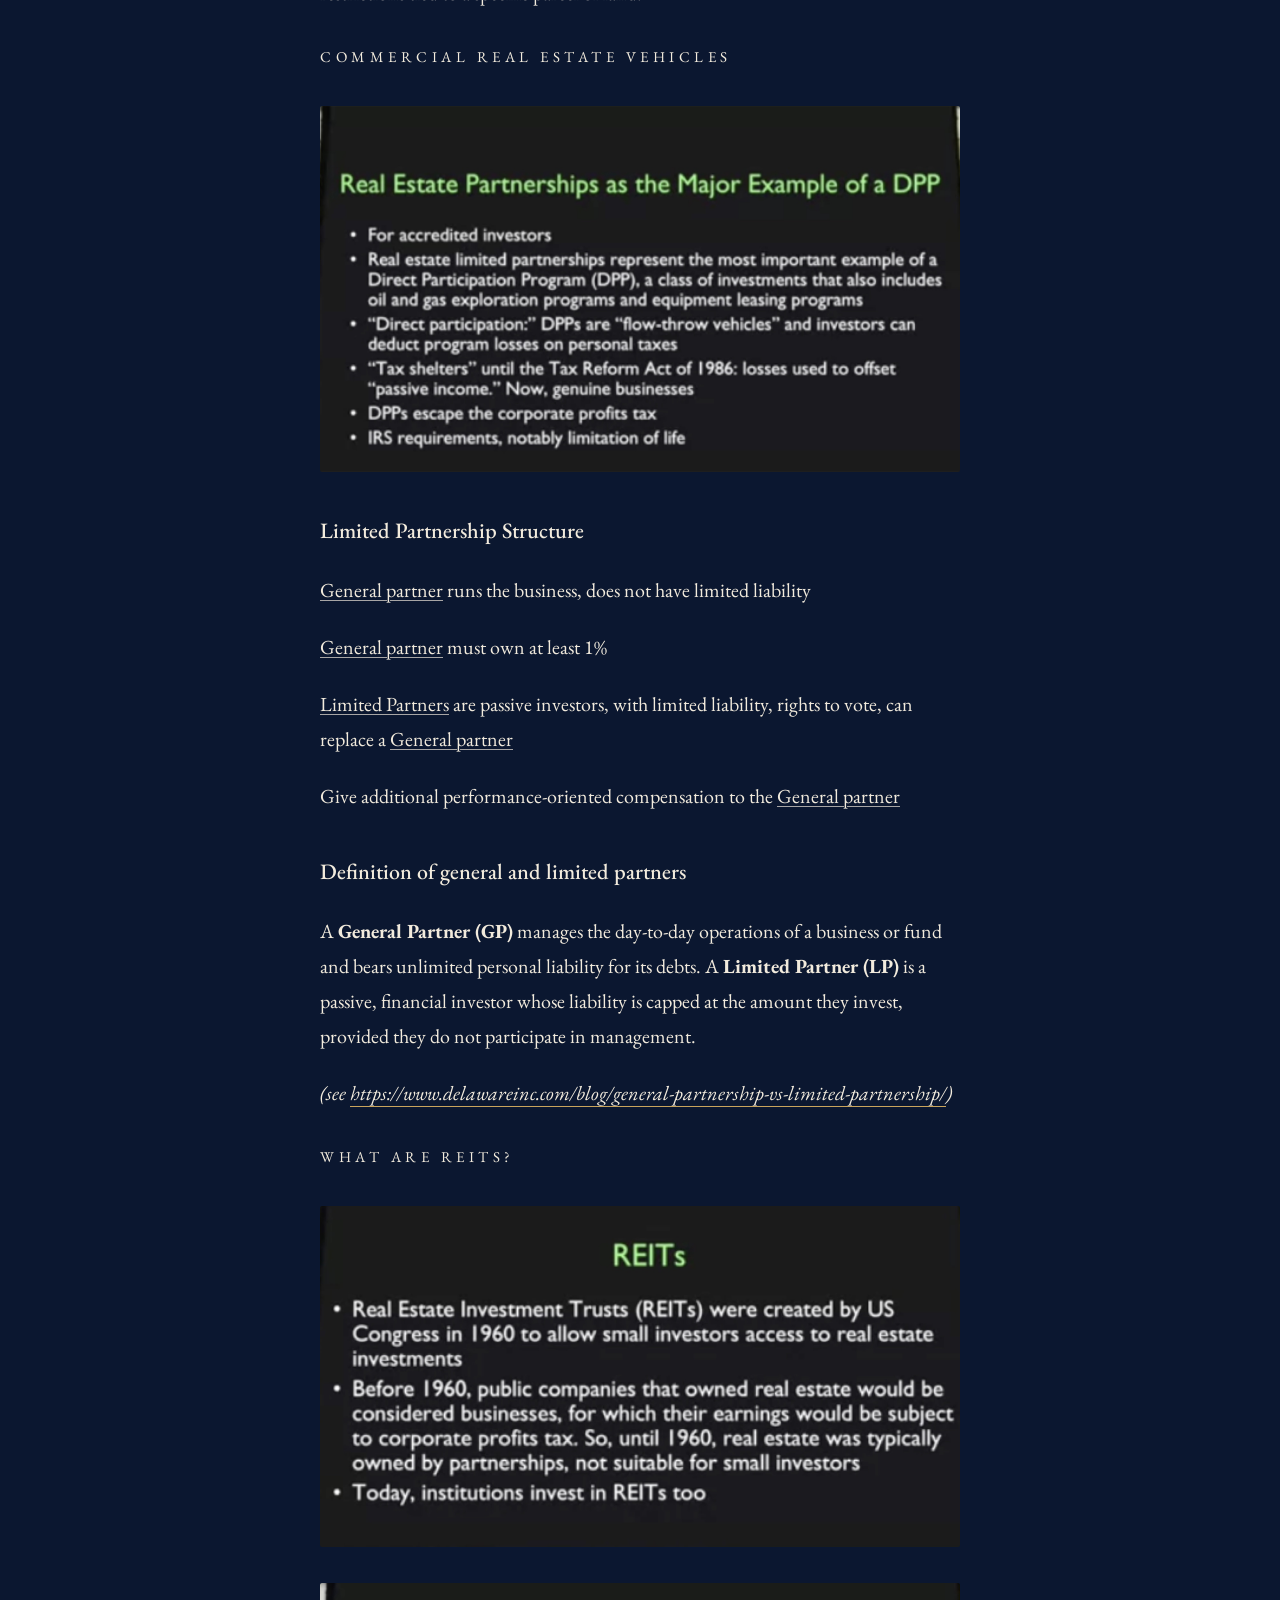
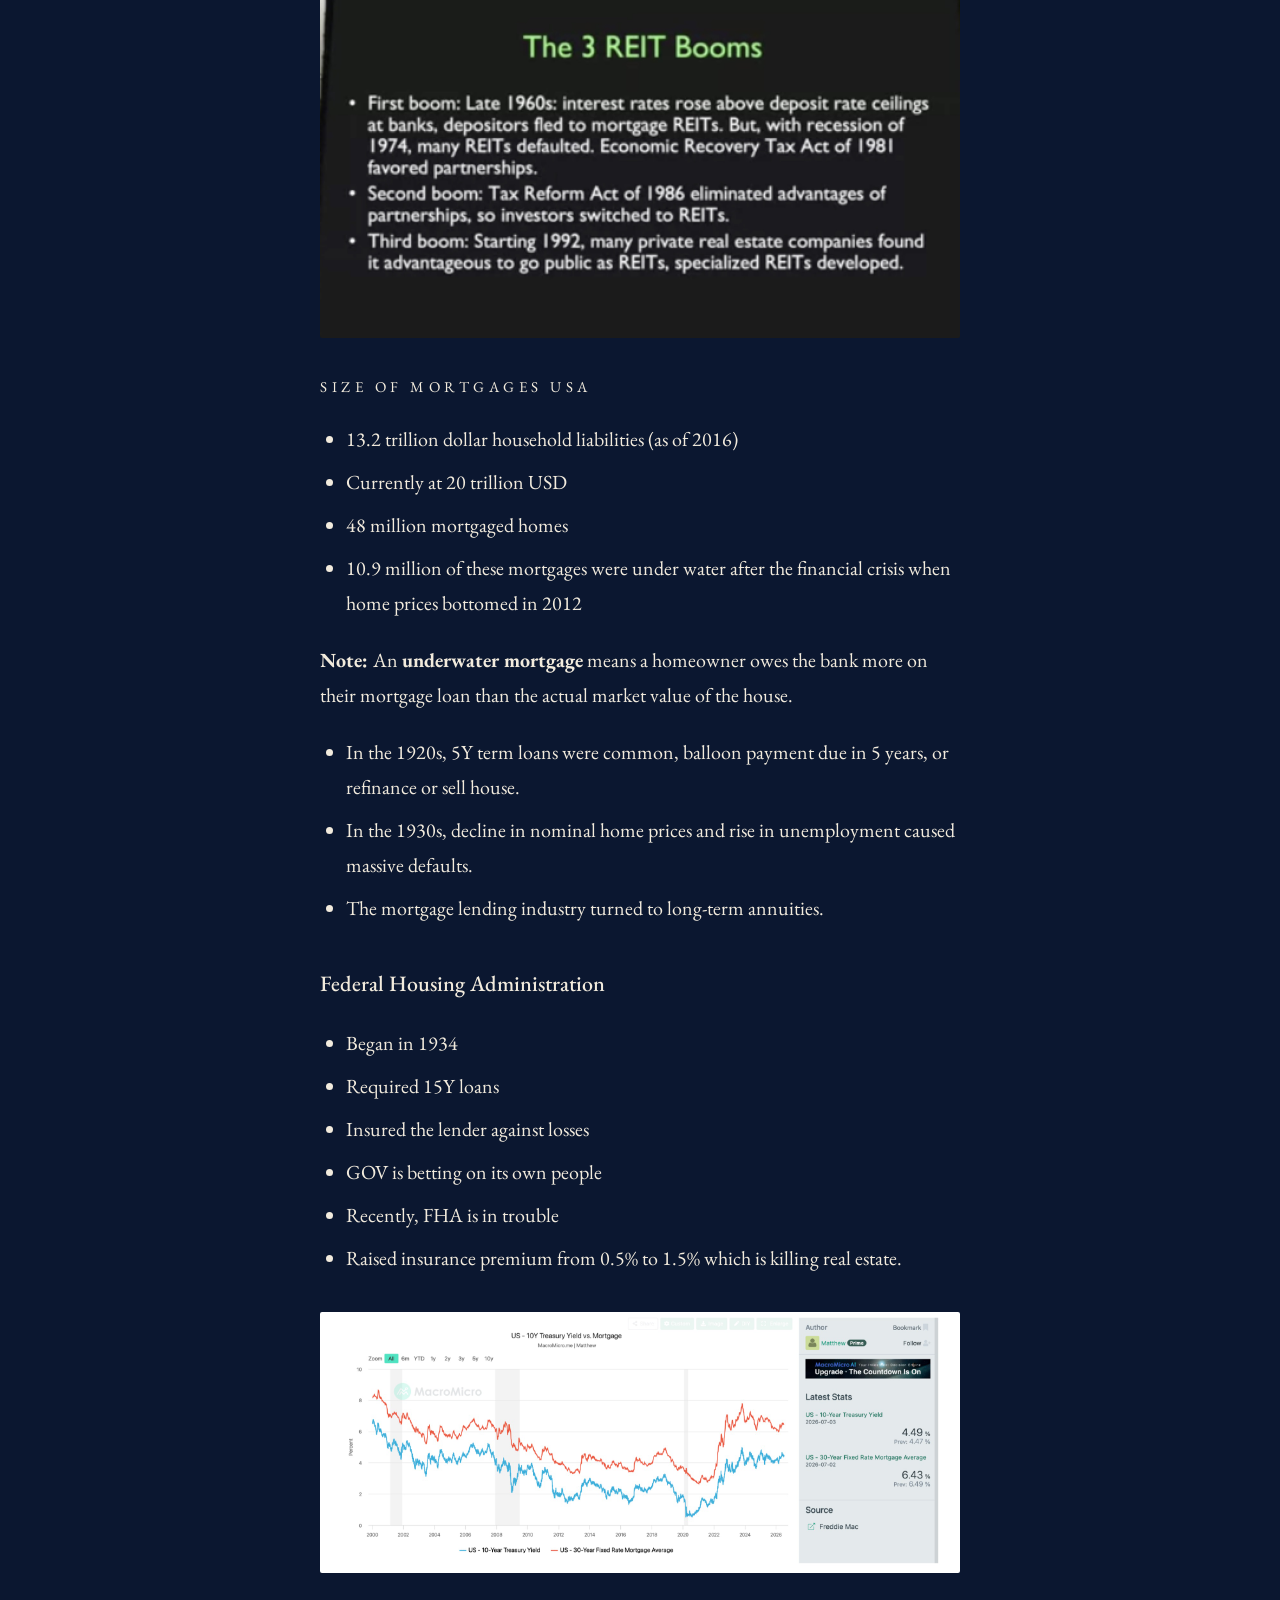
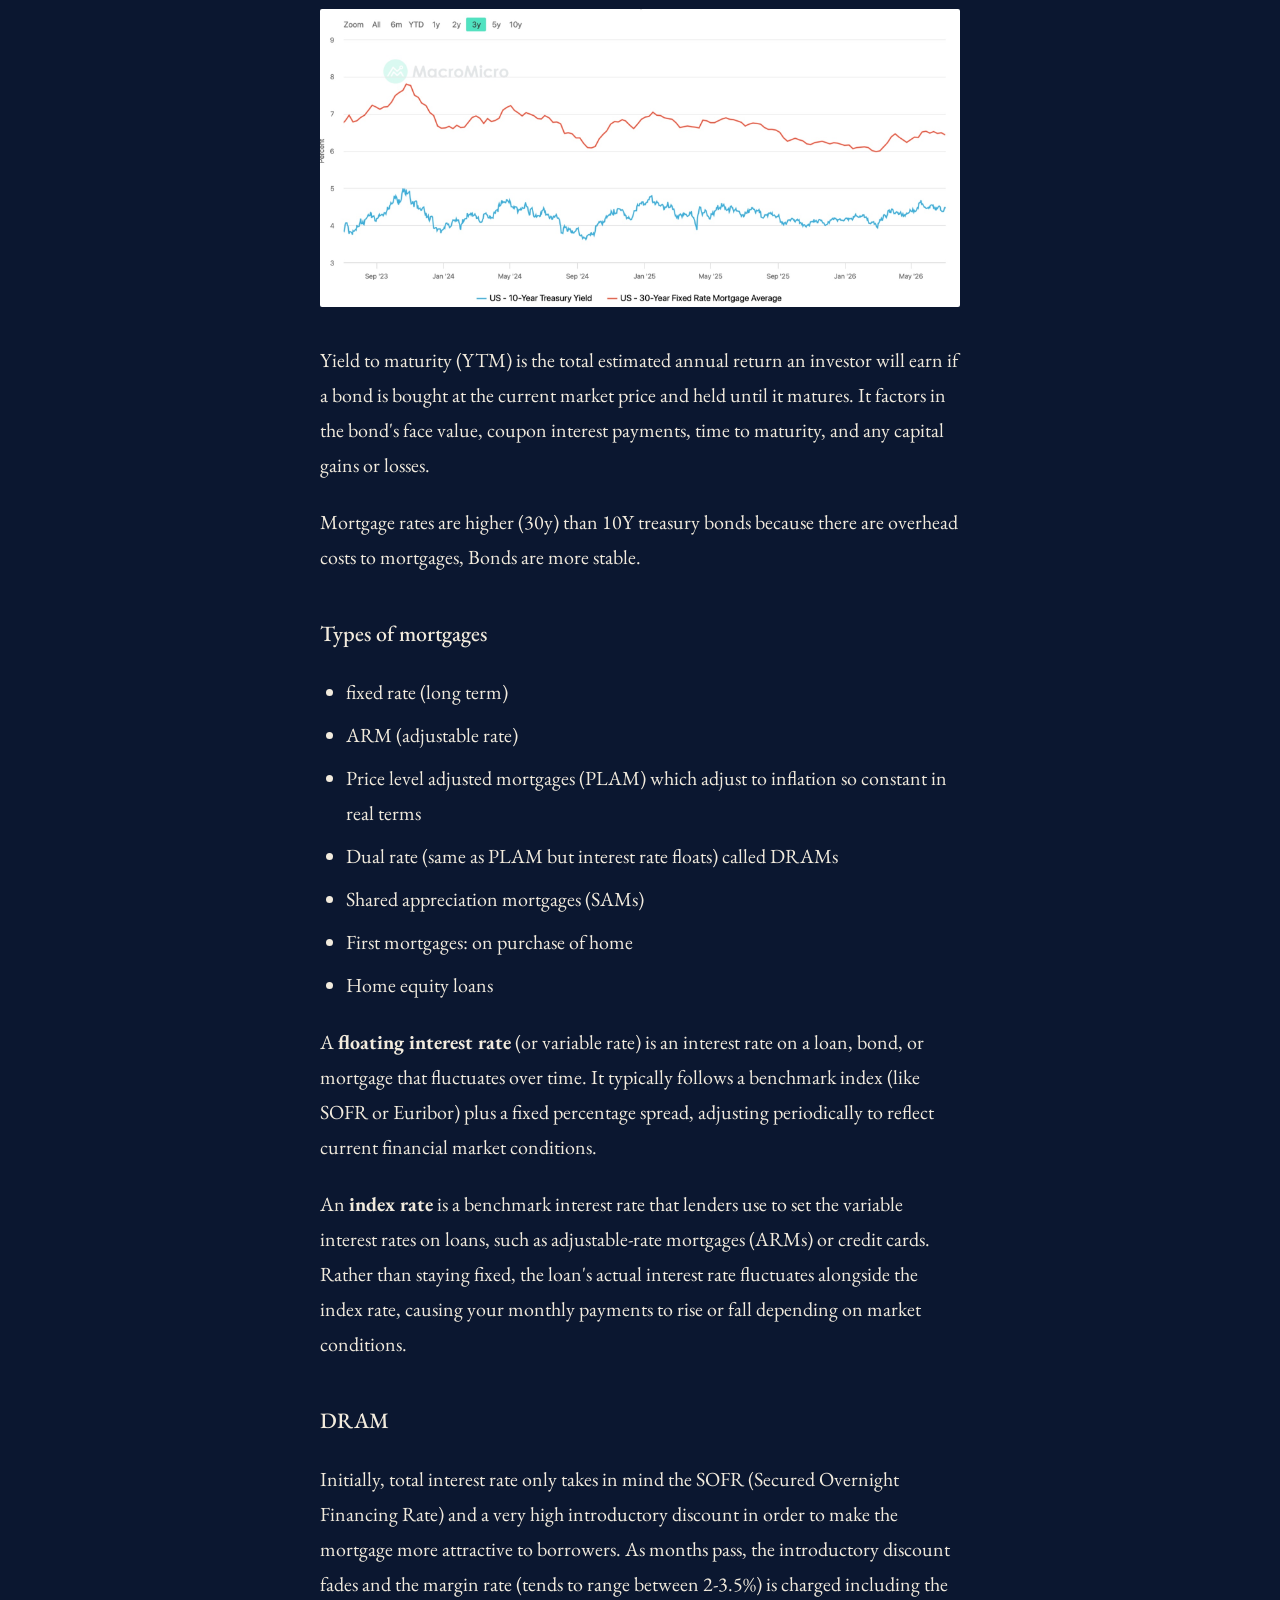
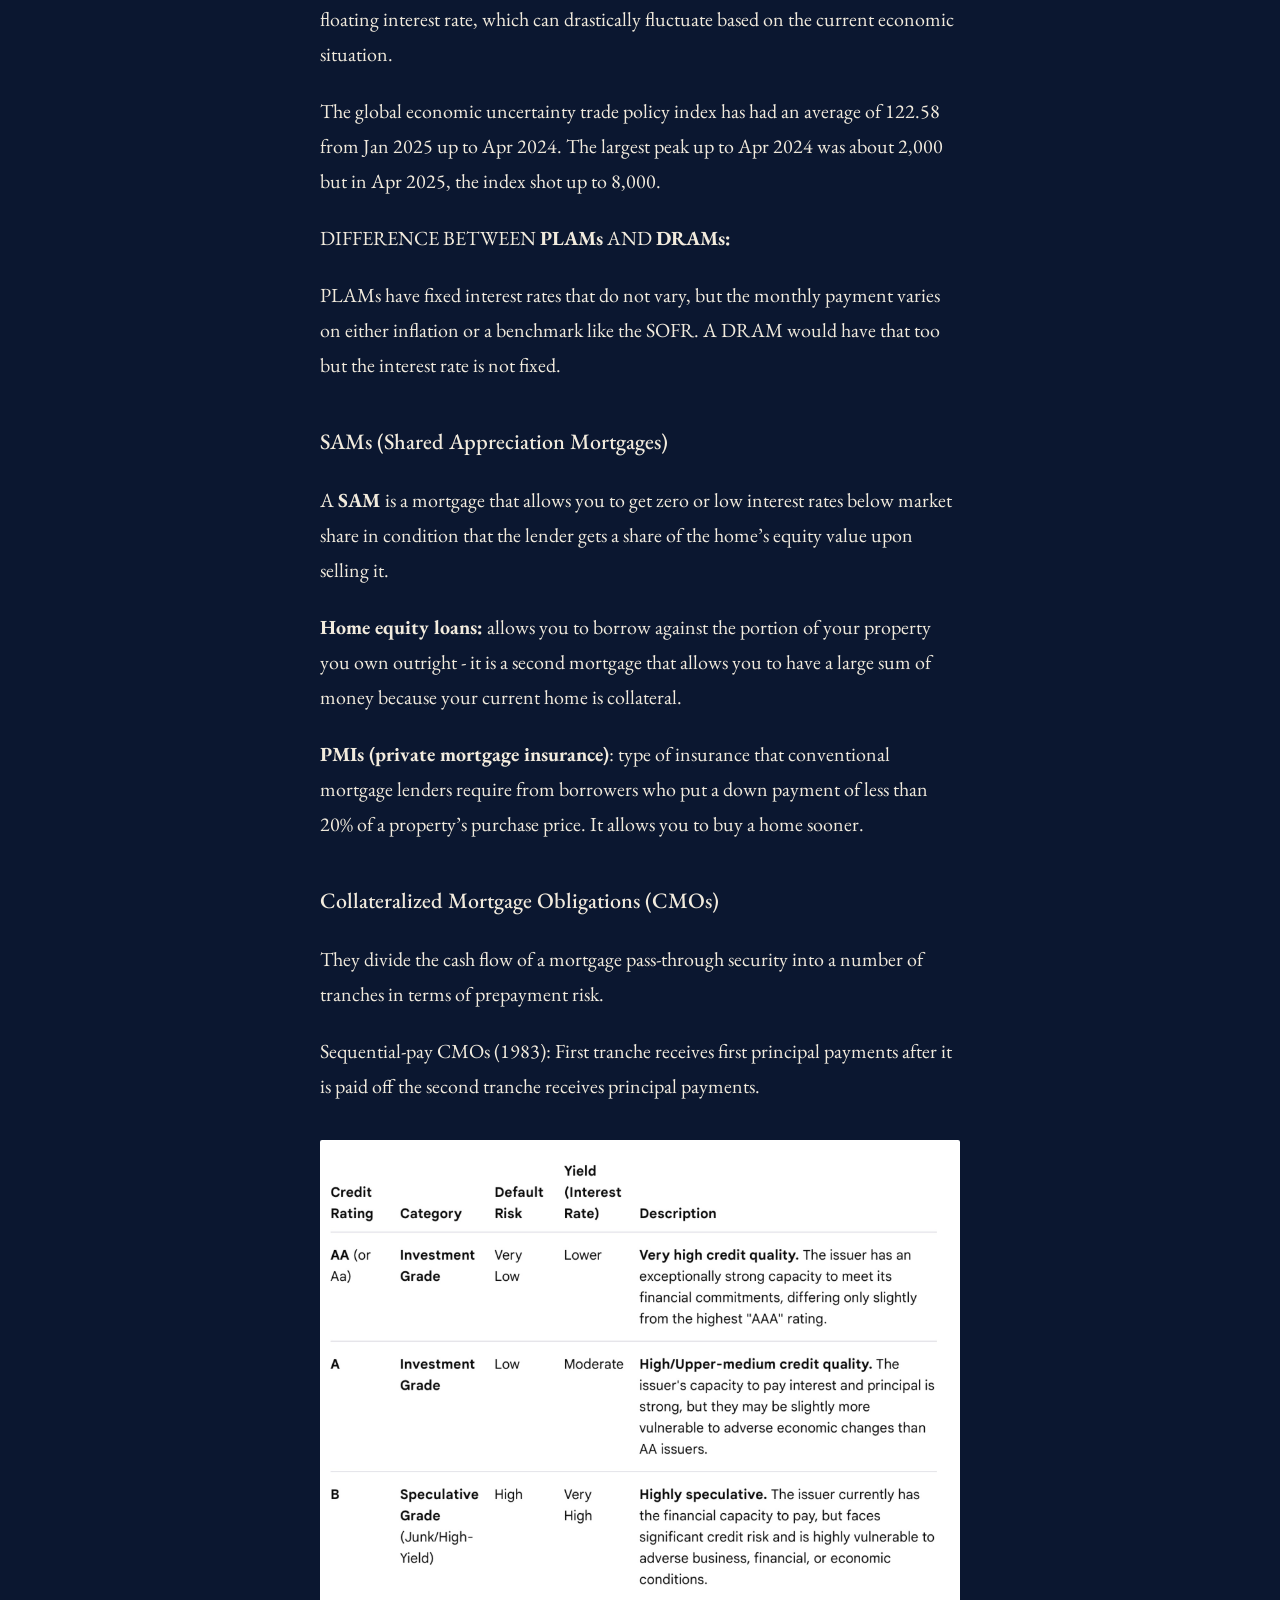
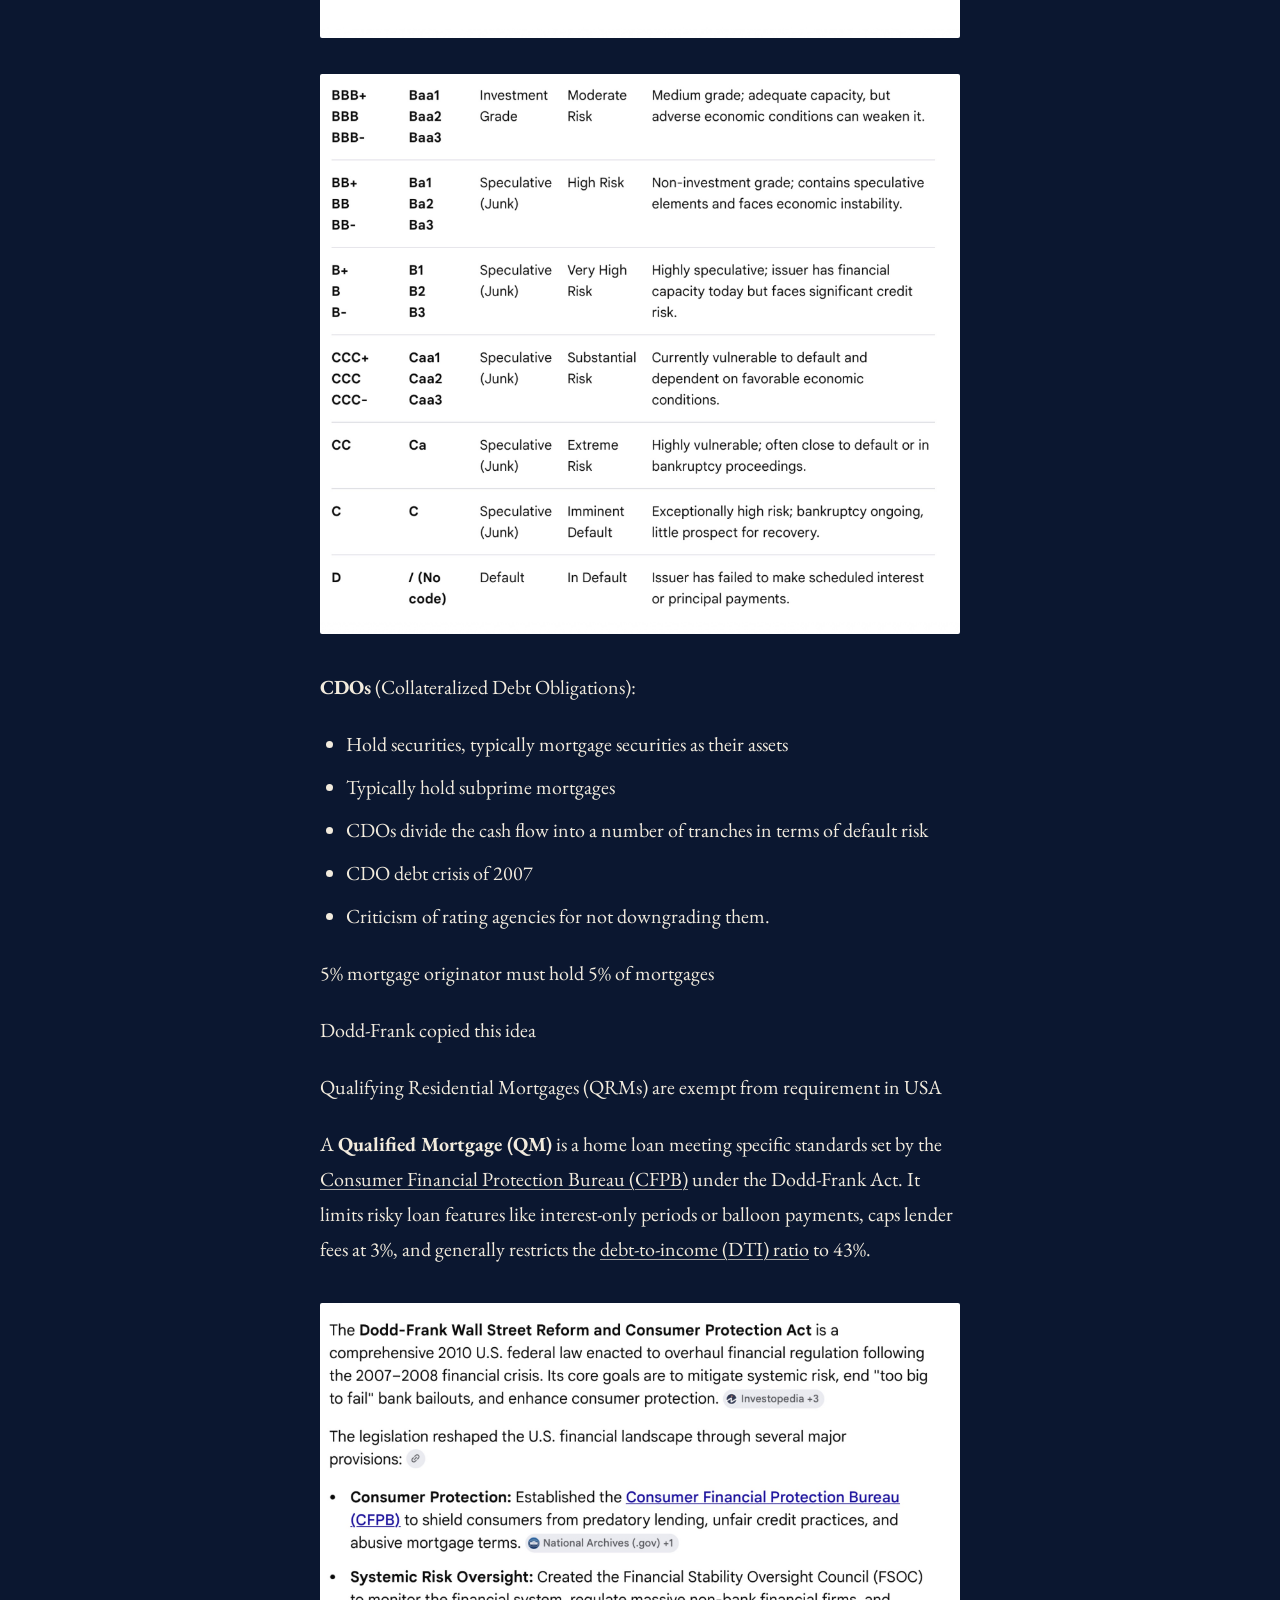
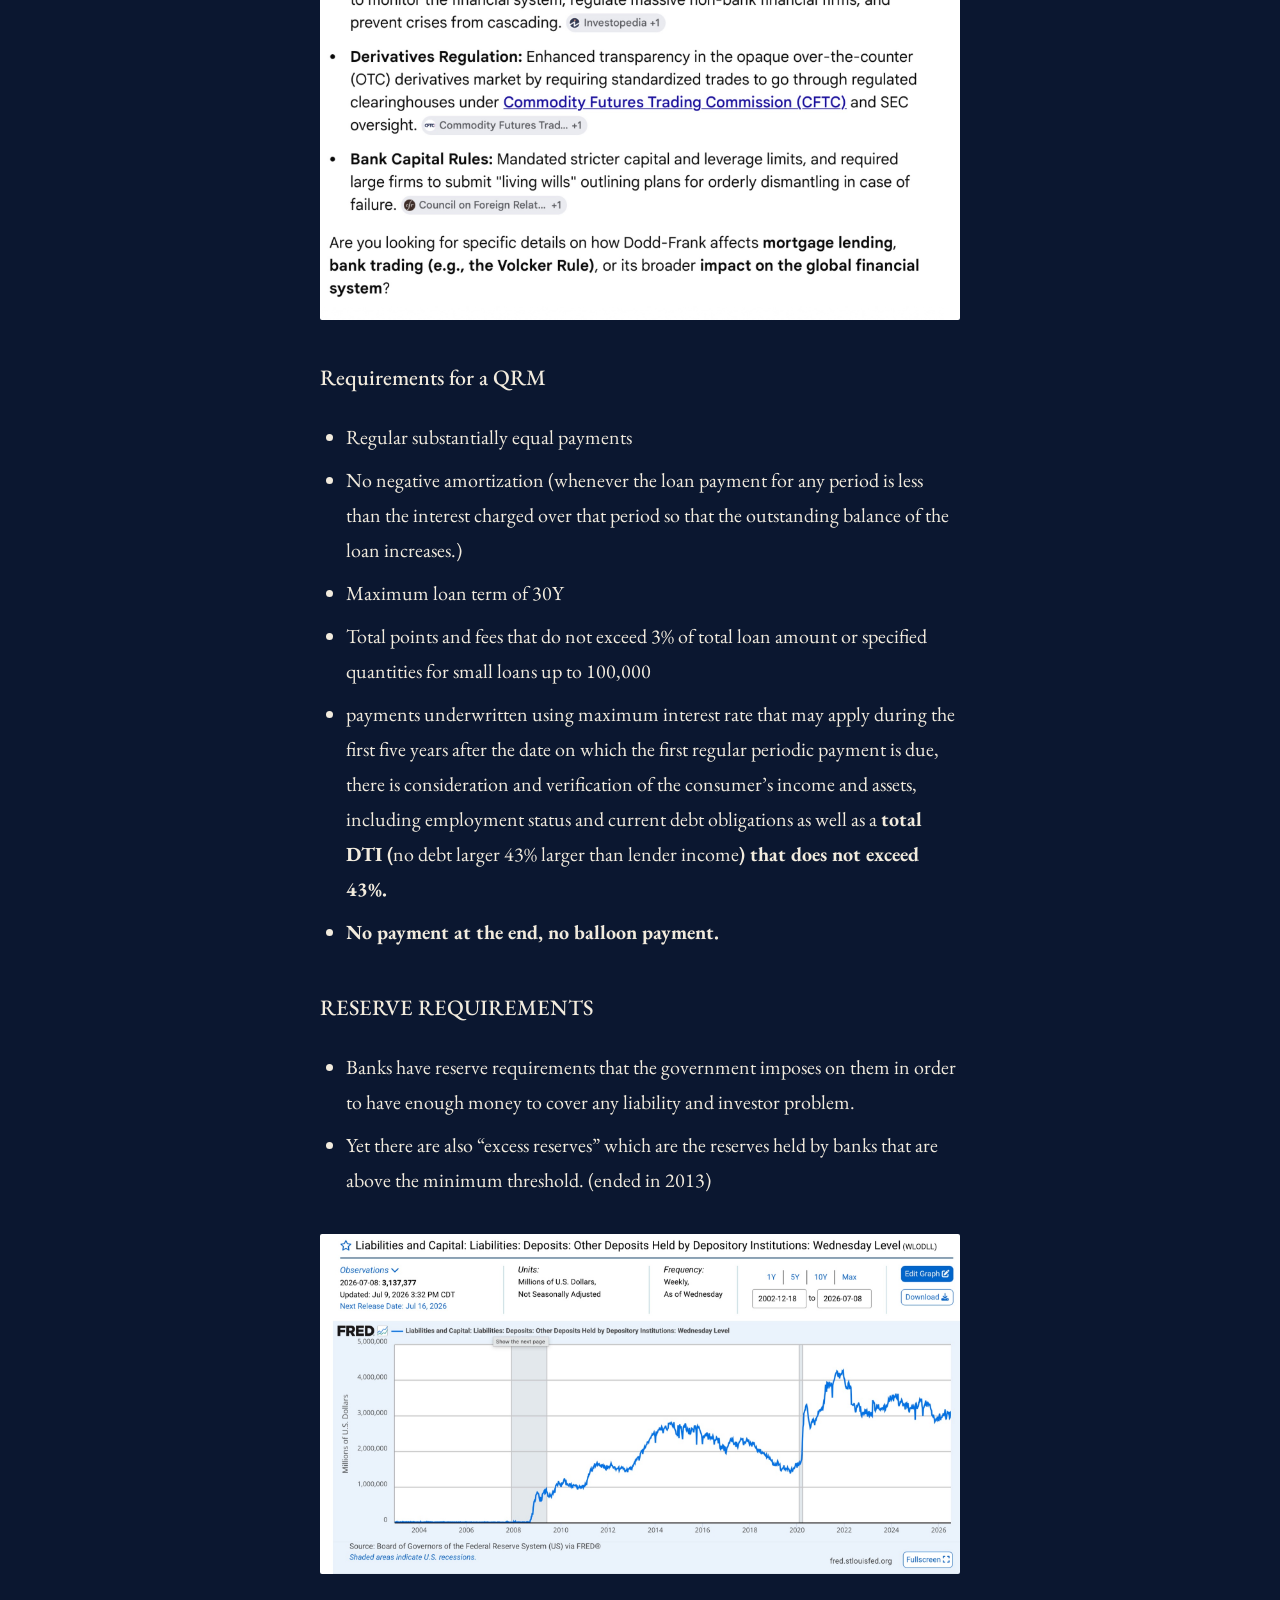
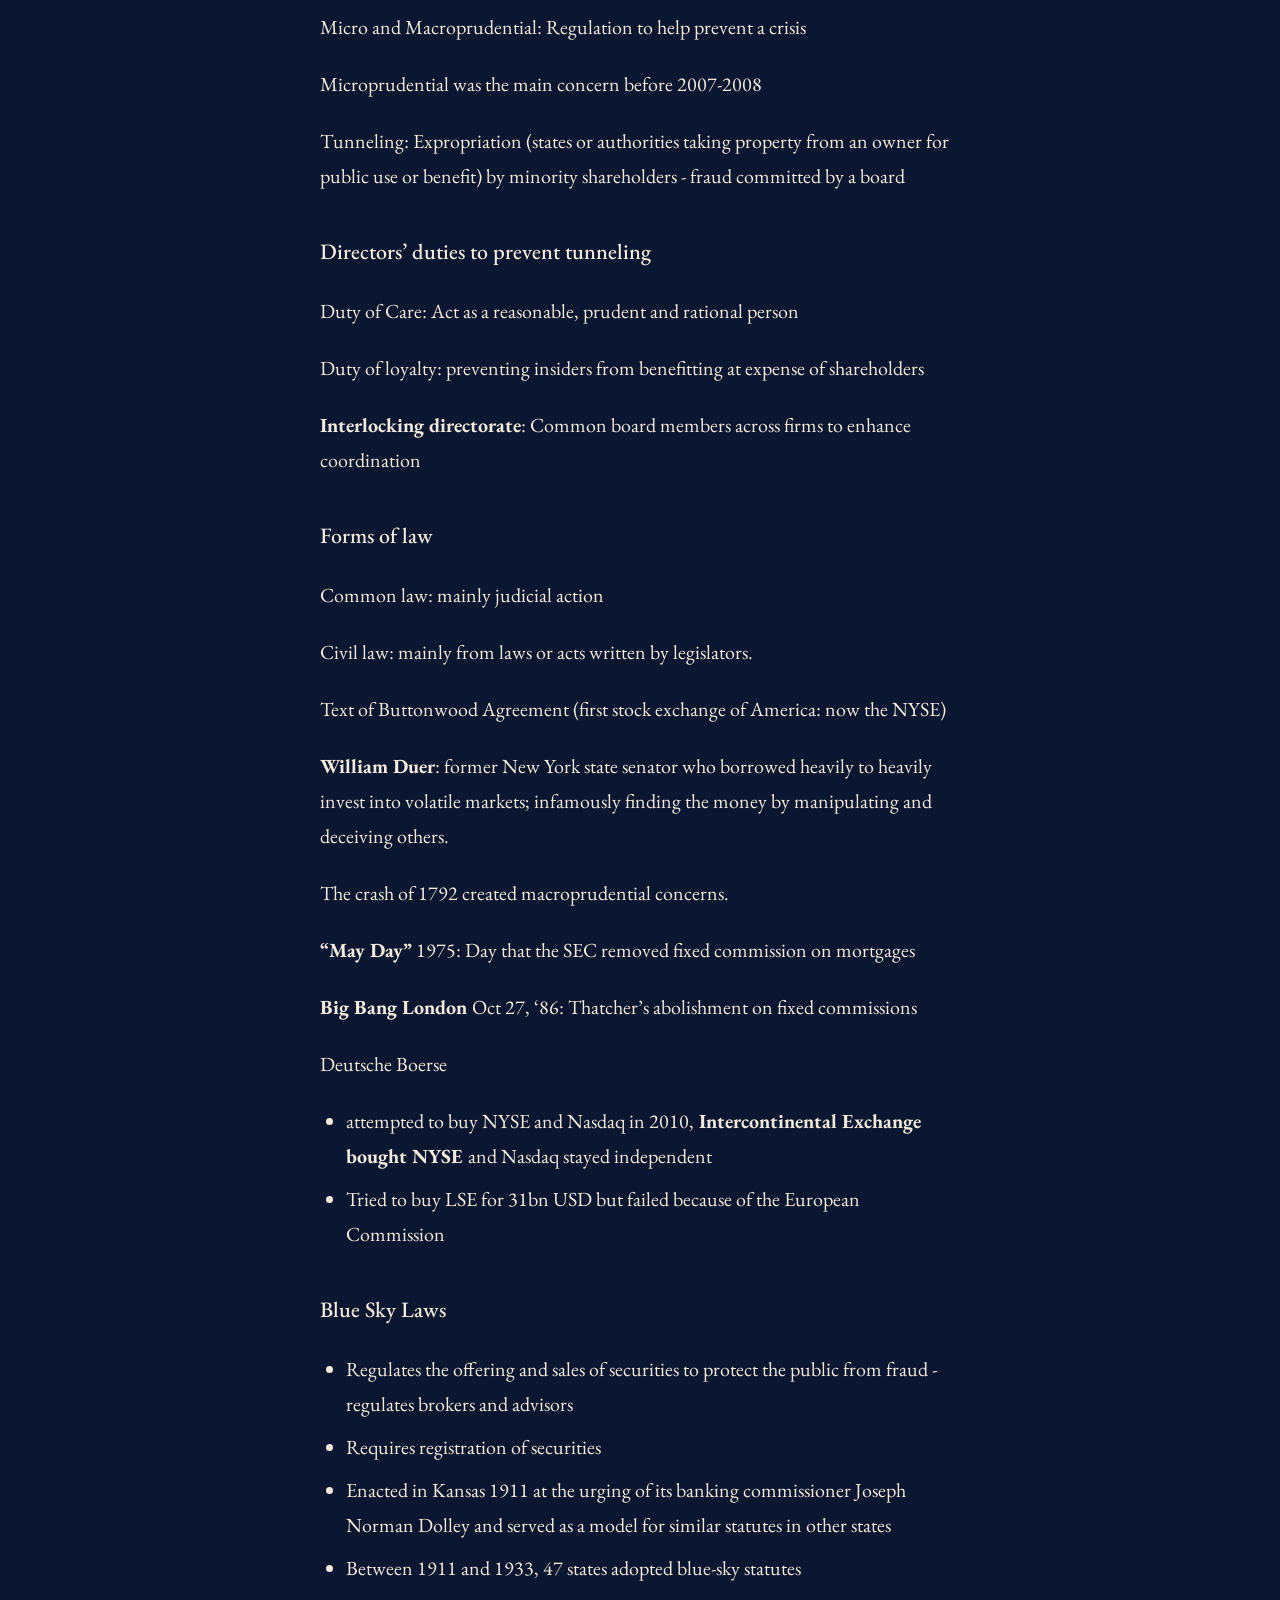
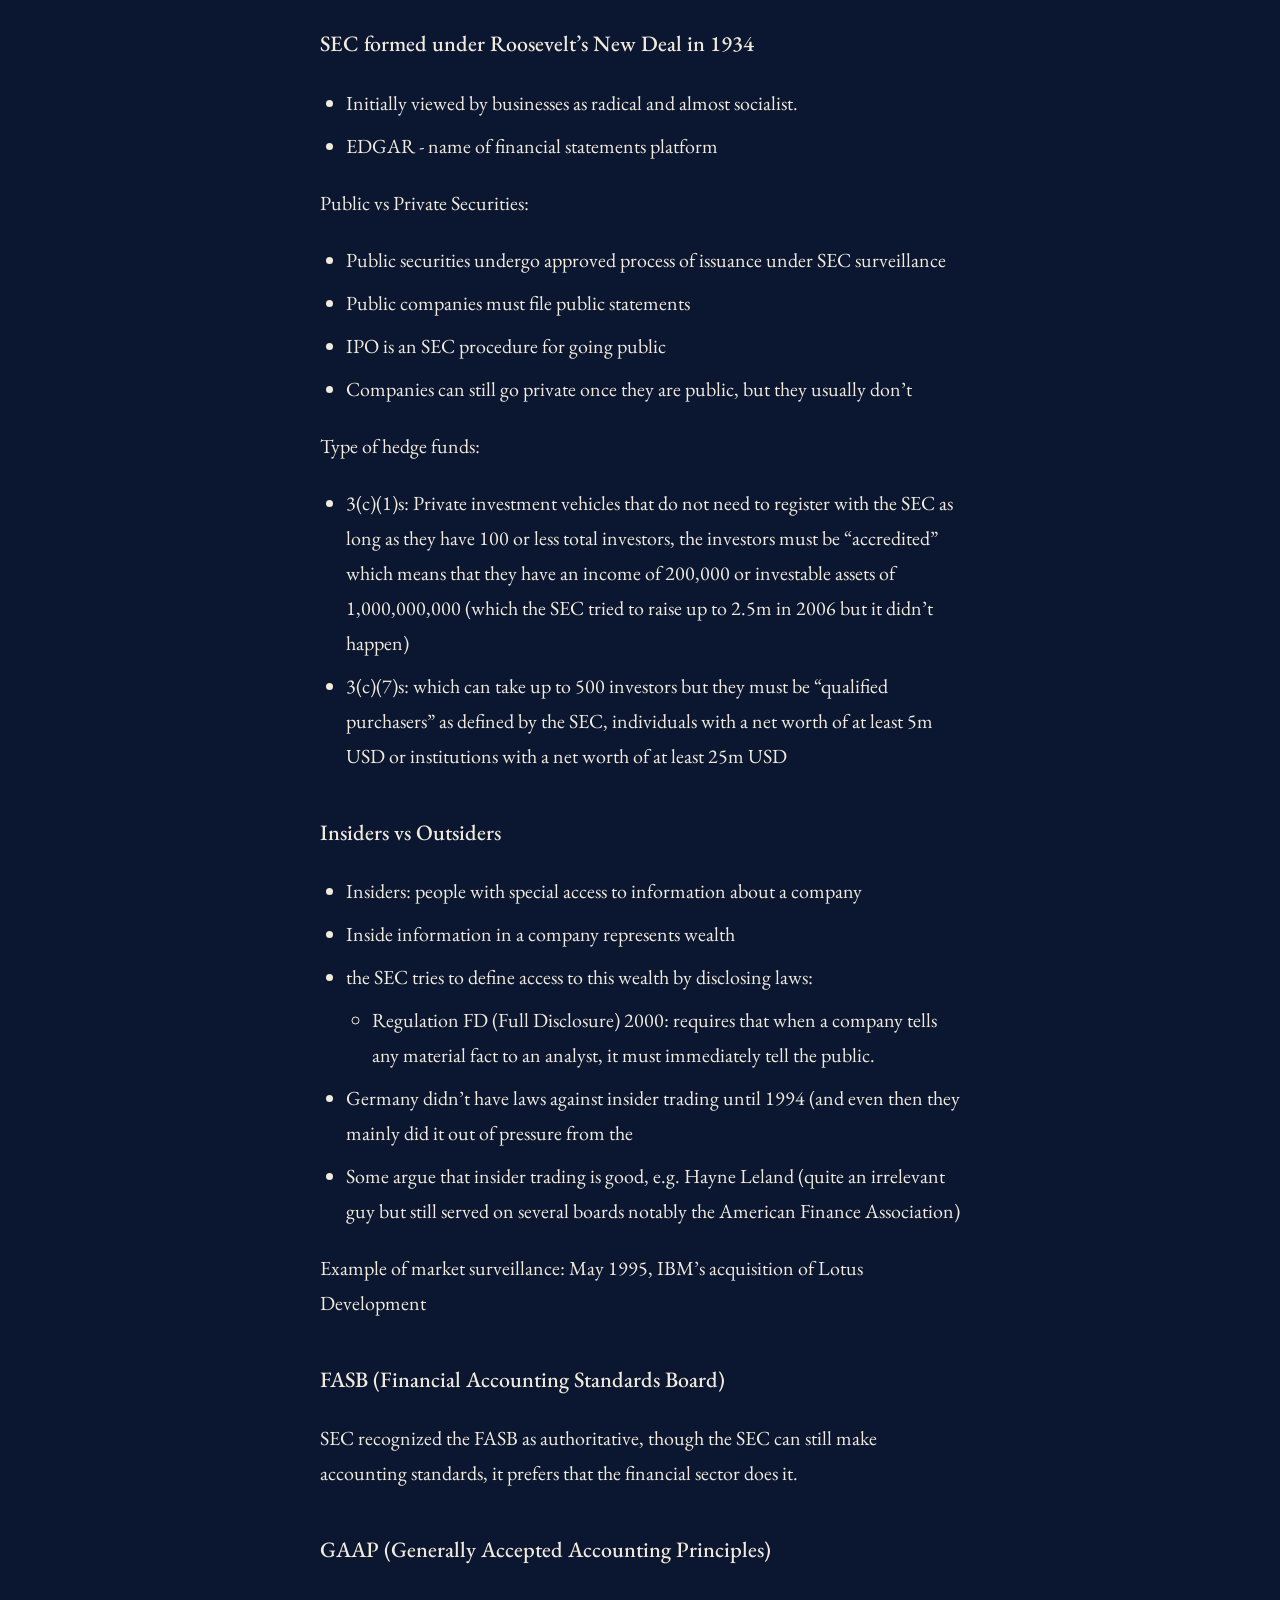
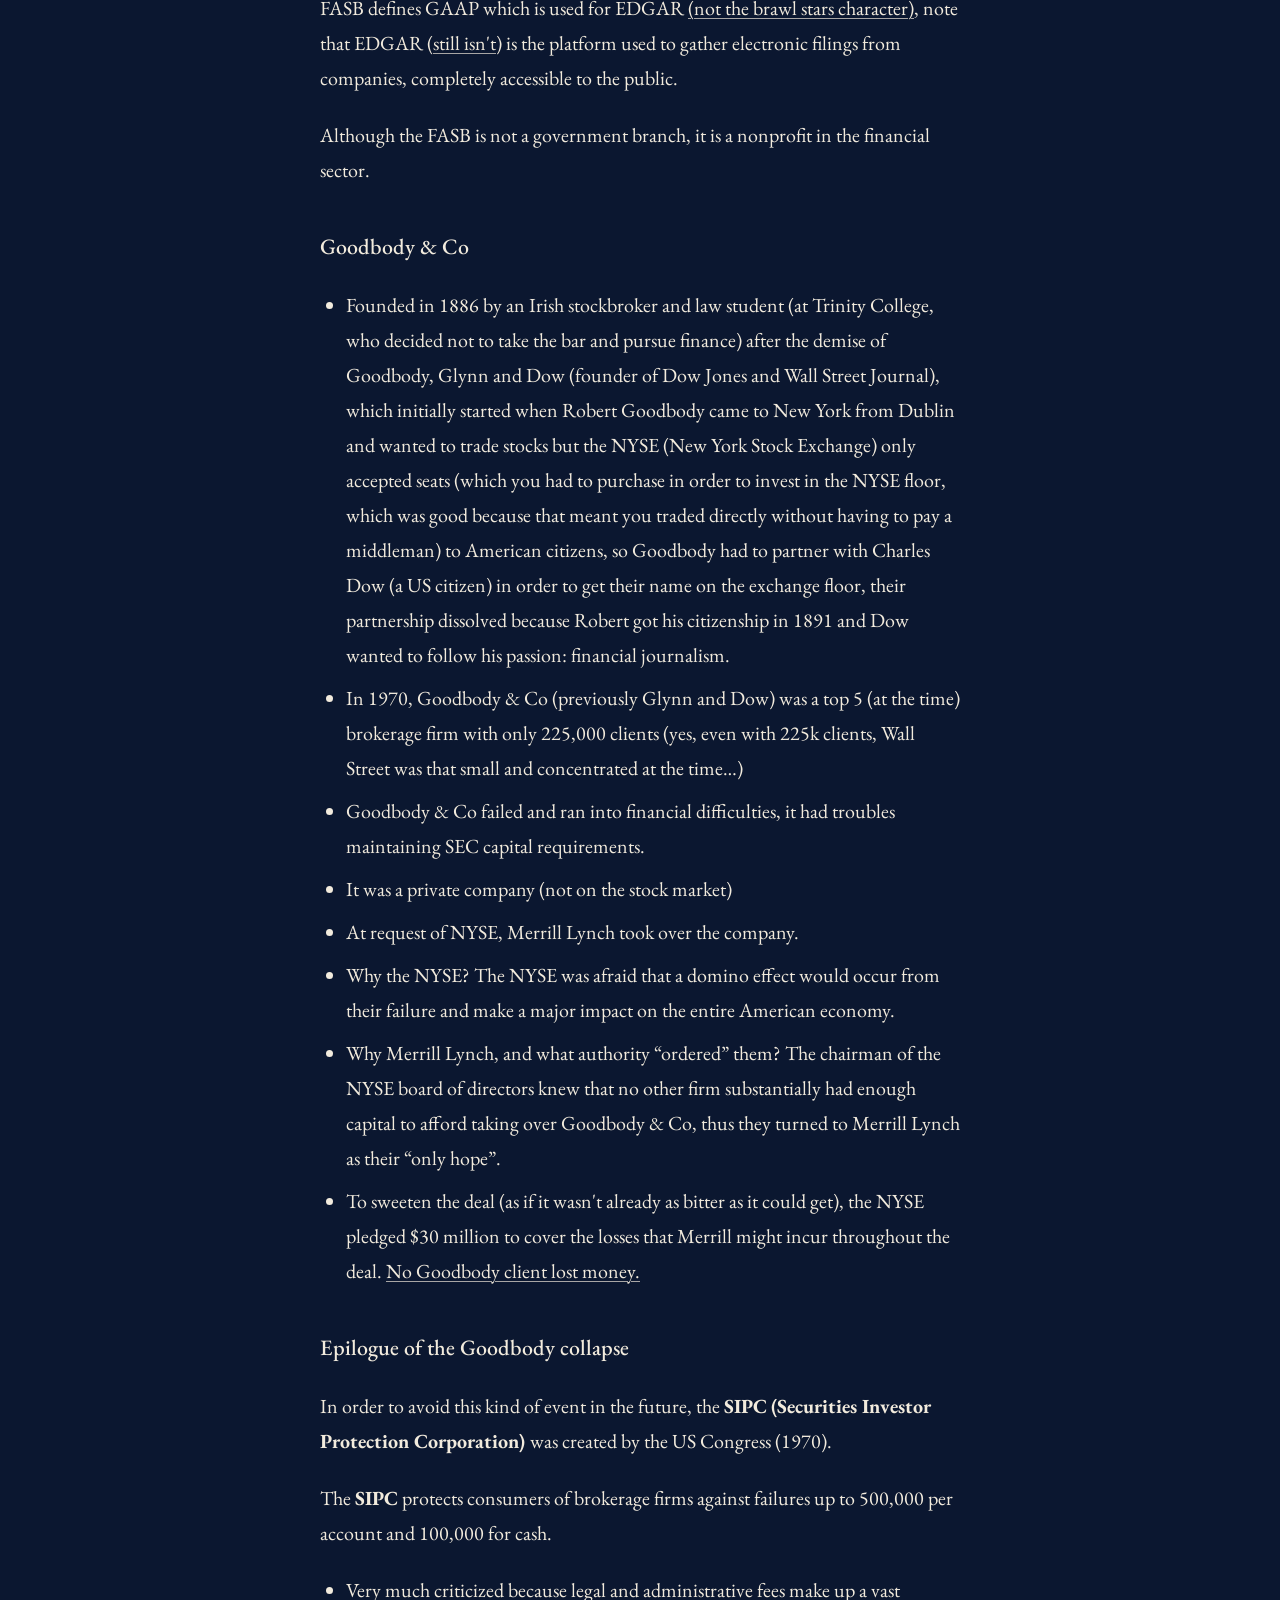
<file: notes/financial-markets-module-4.html>
<!DOCTYPE html>
<html lang="en">
<head>
<meta charset="UTF-8">
<meta name="viewport" content="width=device-width, initial-scale=1.0">
<title>Financial Markets, Module 4 — GRAM</title>
<meta name="description" content="Margin Notes, Note 1: Mortgages, real estate vehicles, and the laws and institutions that regulate financial markets.">
<link rel="preconnect" href="https://fonts.googleapis.com">
<link rel="preconnect" href="https://fonts.gstatic.com" crossorigin>
<link href="https://fonts.googleapis.com/css2?family=EB+Garamond:ital,wght@0,400;0,500;1,400&display=swap" rel="stylesheet">
<link rel="stylesheet" href="../research.css">
</head>
<body>

<header class="bar">
  <a href="../" class="mark">GRAM</a>
  <nav>
    <a href="../margin-notes.html" aria-current="page">Margin Notes</a>
    <a href="../essays.html">Essays</a>
    <a href="../working-papers.html">Working Papers</a>
  </nav>
</header>

<main>
  <article>
    <header>
      <p class="kicker">Margin Notes · Note 1</p>
      <h1>Financial Markets, Module 4</h1>
      <p class="byline">Ethan Zameck · 16 August 2026</p>
    </header>

    <div class="body">
      <p><strong>Inverted yield curves: </strong>An inverted yield curve is a rare financial phenomenon where short-term debt securities (like two-year Treasury bonds) pay higher interest rates than long-term debt securities (like ten-year Treasury bonds). It is a widely watched indicator because it has historically preceded many economic recessions.</p>
      <p>At some point in time, <u>Central banks</u> would shoot up interest rates to deliberately cause recessions in times where inflation was too high; a desperate measure to lower that rate.</p>
      <h3>Why?</h3>
      <p>Making borrowing more expensive crushes consumer spending and business investment. This drop in demand stops prices from rising, which brings inflation down but often triggers an economic recession in the process.</p>
      <p>Historically, this <u>"shock therapy"</u> (like the aggressive hikes by the U.S. Federal Reserve in the early 1980s) was used to solve <u>"stagflation"</u>—a toxic mix of high inflation and stagnant economic growth.</p>
      <p>According to <u>Robert Shiller</u>: The market is the biggest indicator to predict inflation.</p>
      <h2>Mortgage Lending</h2>
      <p>The word <em>mortgage</em> comes from (Latin) <em>Mortuus vadium</em> (dead pledge)</p>
      <p><strong>Definition</strong> of “mortgage”: commit property as collateral for a loan.</p>
      <ul>
       <li>“mortgage” became common in the late 18th century, as part of the democratization of finance</li>
       <li>Property law was not so developed as to allow a lively mortgage industry</li>
       <li><u>Grundbuch</u> invented in Germany that gave it a clear title, late 19th century.</li>
      </ul>
      <p><strong>Definition</strong> of “Grundbuch”: The <strong>Grundbuch</strong> (often translated as the <strong>land register</strong> or <strong>property register</strong>) is a public legal record used in Germany, Austria, and Switzerland. It officially documents property ownership, boundary information, and any encumbrances like mortgages, rights-of-way, or usage restrictions tied to a specific parcel of land.</p>
      <h2>Commercial Real Estate Vehicles</h2>
      <figure><a href="img/financial-markets-module-4/figure-1.jpg"><img src="img/financial-markets-module-4/figure-1.jpg" alt="Lecture slide: Real Estate Partnerships as the Major Example of a DPP" loading="lazy"></a></figure>
      <h3>Limited Partnership Structure</h3>
      <p><u>General partner</u> runs the business, does not have limited liability</p>
      <p><u>General partner</u> must own at least 1%</p>
      <p><u>Limited Partners</u> are passive investors, with limited liability, rights to vote, can replace a <u>General partner</u></p>
      <p>Give additional performance-oriented compensation to the <u>General partner</u></p>
      <h3>Definition of general and limited partners</h3>
      <p>A <strong>General Partner (GP)</strong> manages the day-to-day operations of a business or fund and bears unlimited personal liability for its debts. A <strong>Limited Partner (LP)</strong> is a passive, financial investor whose liability is capped at the amount they invest, provided they do not participate in management.</p>
      <p><em>(see </em><em><a href="https://www.delawareinc.com/blog/general-partnership-vs-limited-partnership/">https://www.delawareinc.com/blog/general-partnership-vs-limited-partnership/</a></em><em>)</em></p>
      <h2>What are REITs?</h2>
      <figure><a href="img/financial-markets-module-4/figure-2.jpg"><img src="img/financial-markets-module-4/figure-2.jpg" alt="Lecture slide: REITs" loading="lazy"></a></figure>
      <figure><a href="img/financial-markets-module-4/figure-3.jpg"><img src="img/financial-markets-module-4/figure-3.jpg" alt="Lecture slide: The 3 REIT Booms" loading="lazy"></a></figure>
      <h2>Size of Mortgages USA</h2>
      <ul>
       <li>13.2 trillion dollar household liabilities (as of 2016)</li>
       <li>Currently at 20 trillion USD</li>
       <li>48 million mortgaged homes</li>
       <li>10.9 million of these mortgages were under water after the financial crisis when home prices bottomed in 2012</li>
      </ul>
      <p><strong>Note: </strong>An <strong>underwater mortgage</strong> means a homeowner owes the bank more on their mortgage loan than the actual market value of the house.</p>
      <ul>
       <li>In the 1920s, 5Y term loans were common, balloon payment due in 5 years, or refinance or sell house.</li>
       <li>In the 1930s, decline in nominal home prices and rise in unemployment caused massive defaults.</li>
       <li>The mortgage lending industry turned to long-term annuities.</li>
      </ul>
      <h3>Federal Housing Administration</h3>
      <ul>
       <li>Began in 1934</li>
       <li>Required 15Y loans</li>
       <li>Insured the lender against losses</li>
       <li>GOV is betting on its own people</li>
       <li>Recently, FHA is in trouble</li>
       <li>Raised insurance premium from 0.5% to 1.5% which is killing real estate.</li>
      </ul>
      <figure><a href="img/financial-markets-module-4/figure-4.jpg"><img src="img/financial-markets-module-4/figure-4.jpg" alt="Chart: US 10-year Treasury yield against the 30-year fixed mortgage average, 2000 to 2026" loading="lazy"></a></figure>
      <figure><a href="img/financial-markets-module-4/figure-5.jpg"><img src="img/financial-markets-module-4/figure-5.jpg" alt="Chart: US 10-year Treasury yield against the 30-year fixed mortgage average, last three years" loading="lazy"></a></figure>
      <p>Yield to maturity (YTM) is the total estimated annual return an investor will earn if a bond is bought at the current market price and held until it matures. It factors in the bond's face value, coupon interest payments, time to maturity, and any capital gains or losses.</p>
      <p>Mortgage rates are higher (30y) than 10Y treasury bonds because there are overhead costs to mortgages, Bonds are more stable.</p>
      <h3>Types of mortgages</h3>
      <ul>
       <li>fixed rate (long term)</li>
       <li>ARM (adjustable rate)</li>
       <li>Price level adjusted mortgages (PLAM) which adjust to inflation so constant in real terms</li>
       <li>Dual rate (same as PLAM but interest rate floats) called DRAMs</li>
       <li>Shared appreciation mortgages (SAMs)</li>
       <li>First mortgages: on purchase of home</li>
       <li>Home equity loans</li>
      </ul>
      <p>A <strong>floating interest rate</strong> (or variable rate) is an interest rate on a loan, bond, or mortgage that fluctuates over time. It typically follows a benchmark index (like SOFR or Euribor) plus a fixed percentage spread, adjusting periodically to reflect current financial market conditions.</p>
      <p>An <strong>index rate</strong> is a benchmark interest rate that lenders use to set the variable interest rates on loans, such as adjustable-rate mortgages (ARMs) or credit cards. Rather than staying fixed, the loan's actual interest rate fluctuates alongside the index rate, causing your monthly payments to rise or fall depending on market conditions.</p>
      <h3>DRAM</h3>
      <p>Initially, total interest rate only takes in mind the SOFR (Secured Overnight Financing Rate) and a very high introductory discount in order to make the mortgage more attractive to borrowers. As months pass, the introductory discount fades and the margin rate (tends to range between 2-3.5%) is charged including the floating interest rate, which can drastically fluctuate based on the current economic situation.</p>
      <p>The global economic uncertainty trade policy index has had an average of 122.58 from Jan 2025 up to Apr 2024. The largest peak up to Apr 2024 was about 2,000 but in Apr 2025, the index shot up to 8,000.</p>
      <p>DIFFERENCE BETWEEN <strong>PLAMs</strong> AND <strong>DRAMs:</strong></p>
      <p>PLAMs have fixed interest rates that do not vary, but the monthly payment varies on either inflation or a benchmark like the SOFR. A DRAM would have that too but the interest rate is not fixed.</p>
      <h3>SAMs (Shared Appreciation Mortgages)</h3>
      <p>A <strong>SAM </strong>is a mortgage that allows you to get zero or low interest rates below market share in condition that the lender gets a share of the home’s equity value upon selling it.</p>
      <p><strong>Home equity loans:</strong> allows you to borrow against the portion of your property you own outright - it is a second mortgage that allows you to have a large sum of money because your current home is collateral.</p>
      <p><strong>PMIs (private mortgage insurance)</strong>: type of insurance that conventional mortgage lenders require from borrowers who put a down payment of less than 20% of a property’s purchase price. It allows you to buy a home sooner.</p>
      <h3>Collateralized Mortgage Obligations (CMOs)</h3>
      <p>They divide the cash flow of a mortgage pass-through security into a number of tranches in terms of prepayment risk.</p>
      <p>Sequential-pay CMOs (1983): First tranche receives first principal payments after it is paid off the second tranche receives principal payments.</p>
      <figure><a href="img/financial-markets-module-4/figure-6.jpg"><img src="img/financial-markets-module-4/figure-6.jpg" alt="Table of credit ratings from AA to B, with category, default risk and yield" loading="lazy"></a></figure>
      <figure><a href="img/financial-markets-module-4/figure-7.jpg"><img src="img/financial-markets-module-4/figure-7.jpg" alt="Table of credit ratings from BBB to D, with category, risk and description" loading="lazy"></a></figure>
      <p><strong>CDOs</strong> (Collateralized Debt Obligations):</p>
      <ul>
       <li>Hold securities, typically mortgage securities as their assets</li>
       <li>Typically hold subprime mortgages</li>
       <li>CDOs divide the cash flow into a number of tranches in terms of default risk</li>
       <li>CDO debt crisis of 2007</li>
       <li>Criticism of rating agencies for not downgrading them.</li>
      </ul>
      <p>5% mortgage originator must hold 5% of mortgages</p>
      <p>Dodd-Frank copied this idea</p>
      <p>Qualifying Residential Mortgages (QRMs) are exempt from requirement in USA</p>
      <p>A <strong>Qualified Mortgage (QM)</strong> is a home loan meeting specific standards set by the <u>Consumer Financial Protection Bureau (CFPB)</u> under the Dodd-Frank Act. It limits risky loan features like interest-only periods or balloon payments, caps lender fees at 3%, and generally restricts the <u>debt-to-income (DTI) ratio</u> to 43%.</p>
      <figure><a href="img/financial-markets-module-4/figure-8.jpg"><img src="img/financial-markets-module-4/figure-8.jpg" alt="Summary of the Dodd-Frank Act of 2010 and its main provisions" loading="lazy"></a></figure>
      <h3>Requirements for a QRM</h3>
      <ul>
       <li>Regular substantially equal payments</li>
       <li>No negative amortization (whenever the loan payment for any period is less than the interest charged over that period so that the outstanding balance of the loan increases.)</li>
       <li>Maximum loan term of 30Y</li>
       <li>Total points and fees that do not exceed 3% of total loan amount or specified quantities for small loans up to 100,000</li>
       <li>payments underwritten using maximum interest rate that may apply during the first five years after the date on which the first regular periodic payment is due, there is consideration and verification of the consumer’s income and assets, including employment status and current debt obligations as well as a <strong>total DTI (</strong>no debt larger 43% larger than lender income<strong>) that does not exceed 43%.</strong></li>
       <li><strong>No payment at the end, no balloon payment.</strong></li>
      </ul>
      <h3>RESERVE REQUIREMENTS</h3>
      <ul>
       <li>Banks have reserve requirements that the government imposes on them in order to have enough money to cover any liability and investor problem.</li>
       <li>Yet there are also “excess reserves” which are the reserves held by banks that are above the minimum threshold. (ended in 2013)</li>
      </ul>
      <figure><a href="img/financial-markets-module-4/figure-9.jpg"><img src="img/financial-markets-module-4/figure-9.jpg" alt="FRED chart: other deposits held by depository institutions, 2002 to 2026" loading="lazy"></a></figure>
      <p>Micro and Macroprudential: Regulation to help prevent a crisis</p>
      <p>Microprudential was the main concern before 2007-2008</p>
      <p>Tunneling: Expropriation (states or authorities taking property from an owner for public use or benefit) by minority shareholders - fraud committed by a board</p>
      <h3>Directors’ duties to prevent tunneling</h3>
      <p>Duty of Care: Act as a reasonable, prudent and rational person</p>
      <p>Duty of loyalty: preventing insiders from benefitting at expense of shareholders</p>
      <p><strong>Interlocking directorate</strong>: Common board members across firms to enhance coordination</p>
      <h3>Forms of law</h3>
      <p>Common law: mainly judicial action</p>
      <p>Civil law: mainly from laws or acts written by legislators.</p>
      <p>Text of Buttonwood Agreement (first stock exchange of America: now the NYSE)</p>
      <p><strong>William Duer</strong>: former New York state senator who borrowed heavily to heavily invest into volatile markets; infamously finding the money by manipulating and deceiving others.</p>
      <p>The crash of 1792 created macroprudential concerns.</p>
      <p><strong>“May Day”</strong> 1975: Day that the SEC removed fixed commission on mortgages</p>
      <p><strong>Big Bang London </strong>Oct 27, ‘86: Thatcher’s abolishment on fixed commissions</p>
      <p>Deutsche Boerse</p>
      <ul>
       <li>attempted to buy NYSE and Nasdaq in 2010,<strong> Intercontinental Exchange bought NYSE </strong>and Nasdaq stayed independent</li>
       <li>Tried to buy LSE for 31bn USD but failed because of the European Commission</li>
      </ul>
      <h3>Blue Sky Laws</h3>
      <ul>
       <li>Regulates the offering and sales of securities to protect the public from fraud - regulates brokers and advisors</li>
       <li>Requires registration of securities</li>
       <li>Enacted in Kansas 1911 at the urging of its banking commissioner Joseph Norman Dolley and served as a model for similar statutes in other states</li>
       <li>Between 1911 and 1933, 47 states adopted blue-sky statutes</li>
      </ul>
      <h3>SEC formed under Roosevelt’s New Deal in 1934</h3>
      <ul>
       <li>Initially viewed by businesses as radical and almost socialist.</li>
       <li>EDGAR - name of financial statements platform</li>
      </ul>
      <p>Public vs Private Securities:</p>
      <ul>
       <li>Public securities undergo approved process of issuance under SEC surveillance</li>
       <li>Public companies must file public statements</li>
       <li>IPO is an SEC procedure for going public</li>
       <li>Companies can still go private once they are public, but they usually don’t</li>
      </ul>
      <p>Type of hedge funds:</p>
      <ul>
       <li>3(c)(1)s: Private investment vehicles that do not need to register with the SEC as long as they have 100 or less total investors, the investors must be “accredited” which means that they have an income of 200,000 or investable assets of 1,000,000,000 (which the SEC tried to raise up to 2.5m in 2006 but it didn’t happen)</li>
       <li>3(c)(7)s: which can take up to 500 investors but they must be “qualified purchasers” as defined by the SEC, individuals with a net worth of at least 5m USD or institutions with a net worth of at least 25m USD</li>
      </ul>
      <h3>Insiders vs Outsiders</h3>
      <ul>
       <li>Insiders: people with special access to information about a company</li>
       <li>Inside information in a company represents wealth</li>
       <li>the SEC tries to define access to this wealth by disclosing laws:
        <ul><li>Regulation FD (Full Disclosure) 2000: requires that when a company tells any material fact to an analyst, it must immediately tell the public.</li></ul>
       </li>
       <li>Germany didn’t have laws against insider trading until 1994 (and even then they mainly did it out of pressure from the</li>
       <li>Some argue that insider trading is good, e.g. Hayne Leland (quite an irrelevant guy but still served on several boards notably the American Finance Association)</li>
      </ul>
      <p>Example of market surveillance: May 1995, IBM’s acquisition of Lotus Development</p>
      <h3>FASB (Financial Accounting Standards Board)</h3>
      <p>SEC recognized the FASB as authoritative, though the SEC can still make accounting standards, it prefers that the financial sector does it.</p>
      <h3>GAAP (Generally Accepted Accounting Principles)</h3>
      <p>FASB defines GAAP which is used for EDGAR <u>(not the brawl stars character)</u>, note that EDGAR (<u>still isn't</u>) is the platform used to gather electronic filings from companies, completely accessible to the public.</p>
      <p>Although the FASB is not a government branch, it is a nonprofit in the financial sector.</p>
      <h3>Goodbody &amp; Co</h3>
      <ul>
       <li>Founded in 1886 by an Irish stockbroker and law student (at Trinity College, who decided not to take the bar and pursue finance) after the demise of Goodbody, Glynn and Dow (founder of Dow Jones and Wall Street Journal), which initially started when Robert Goodbody came to New York from Dublin and wanted to trade stocks but the NYSE (New York Stock Exchange) only accepted seats (which you had to purchase in order to invest in the NYSE floor, which was good because that meant you traded directly without having to pay a middleman) to American citizens, so Goodbody had to partner with Charles Dow (a US citizen) in order to get their name on the exchange floor, their partnership dissolved because Robert got his citizenship in 1891 and Dow wanted to follow his passion: financial journalism.</li>
       <li>In 1970, Goodbody &amp; Co (previously Glynn and Dow) was a top 5 (at the time) brokerage firm with only 225,000 clients (yes, even with 225k clients, Wall Street was that small and concentrated at the time…)</li>
       <li>Goodbody &amp; Co failed and ran into financial difficulties, it had troubles maintaining SEC capital requirements.</li>
       <li>It was a private company (not on the stock market)</li>
       <li>At request of NYSE, Merrill Lynch took over the company.</li>
       <li>Why the NYSE? The NYSE was afraid that a domino effect would occur from their failure and make a major impact on the entire American economy.</li>
       <li>Why Merrill Lynch, and what authority “ordered” them? The chairman of the NYSE board of directors knew that no other firm substantially had enough capital to afford taking over Goodbody &amp; Co, thus they turned to Merrill Lynch as their “only hope”.</li>
       <li>To sweeten the deal (as if it wasn't already as bitter as it could get), the NYSE pledged $30 million to cover the losses that Merrill might incur throughout the deal. <u>No Goodbody client lost money.</u></li>
      </ul>
      <h3>Epilogue of the Goodbody collapse</h3>
      <p>In order to avoid this kind of event in the future, the <strong>SIPC</strong> <strong>(Securities Investor Protection Corporation) </strong>was created by the US Congress (1970).</p>
      <p>The <strong>SIPC</strong> protects consumers of brokerage firms against failures up to 500,000 per account and 100,000 for cash.</p>
      <ul>
       <li>Very much criticized because legal and administrative fees make up a vast majority of payments allocated from recovery funds. Robert Shiller even said “So defensive it pays more to the lawyers than to the claimants”</li>
       <li>It also doesn't cover fraud claims</li>
       <li>It is extremely slow to pay, but the SIPC still holds $5bn in treasury funds (well it’s a target but they’ve managed to maintain it) and a line of credit worth $2.5bn.</li>
      </ul>
      <p>Large things the Dodd-Frank Act of 2010 made:</p>
      <ul>
       <li>Financial Stability Oversight Council</li>
       <li>Bureau of Consumer Financial Protection</li>
      </ul>
      <p>Similarly, the EU made a framework of their own (in 2010):</p>
      <ul>
       <li>European Systemic Risk Board (ESRB) based in Frankfurt</li>
       <li>European Banking Authority (EBA) London</li>
       <li>European Securities Markets Authority (ESMA) Paris</li>
       <li>European Insurance and Occupational Pension Authority (EIOPA) Frankfurt</li>
      </ul>
      <h3>Bank for International Settlements</h3>
      <ul>
       <li>Created in 1930 by Hague Agreements (those agreements were simply a registration system where you submit one form in one language in order to save money)</li>
       <li>57 member central banks who are national regulators</li>
       <li>It is located in Basel Switzerland</li>
       <li>Shifted focus on Central Bank cooperation post WW1</li>
       <li>Designed for financial stability and fund management</li>
      </ul>
      <h3>Financial Stability Board</h3>
      <ul>
       <li>Created by G20 on April 2009 from the former Financial Stability Forum (which was founded in 1999 by the G7 countries)</li>
       <li>It makes recommendations to those G7 countries which may be adopted in many countries</li>
       <li>Operates in Basel, Switzerland.</li>
      </ul>
    </div>

    <section class="sources">
      <h2>Sources</h2>
      <ol>
        <li>Lecture slides: Robert Shiller, <em>Financial Markets</em>, Yale University.</li>
        <li>Deposits chart: Board of Governors of the Federal Reserve System, via FRED.</li>
        <li>Treasury and mortgage charts: MacroMicro, with data from Freddie Mac.</li>
      </ol>
    </section>

    <a class="back" href="../margin-notes.html">All Margin Notes</a>
  </article>
</main>

<footer>
  GRAM · UFEE · Ecolint · <span id="year"></span>
</footer>

<script>
  document.getElementById('year').textContent = new Date().getFullYear();
</script>
</body>
</html>
</file>
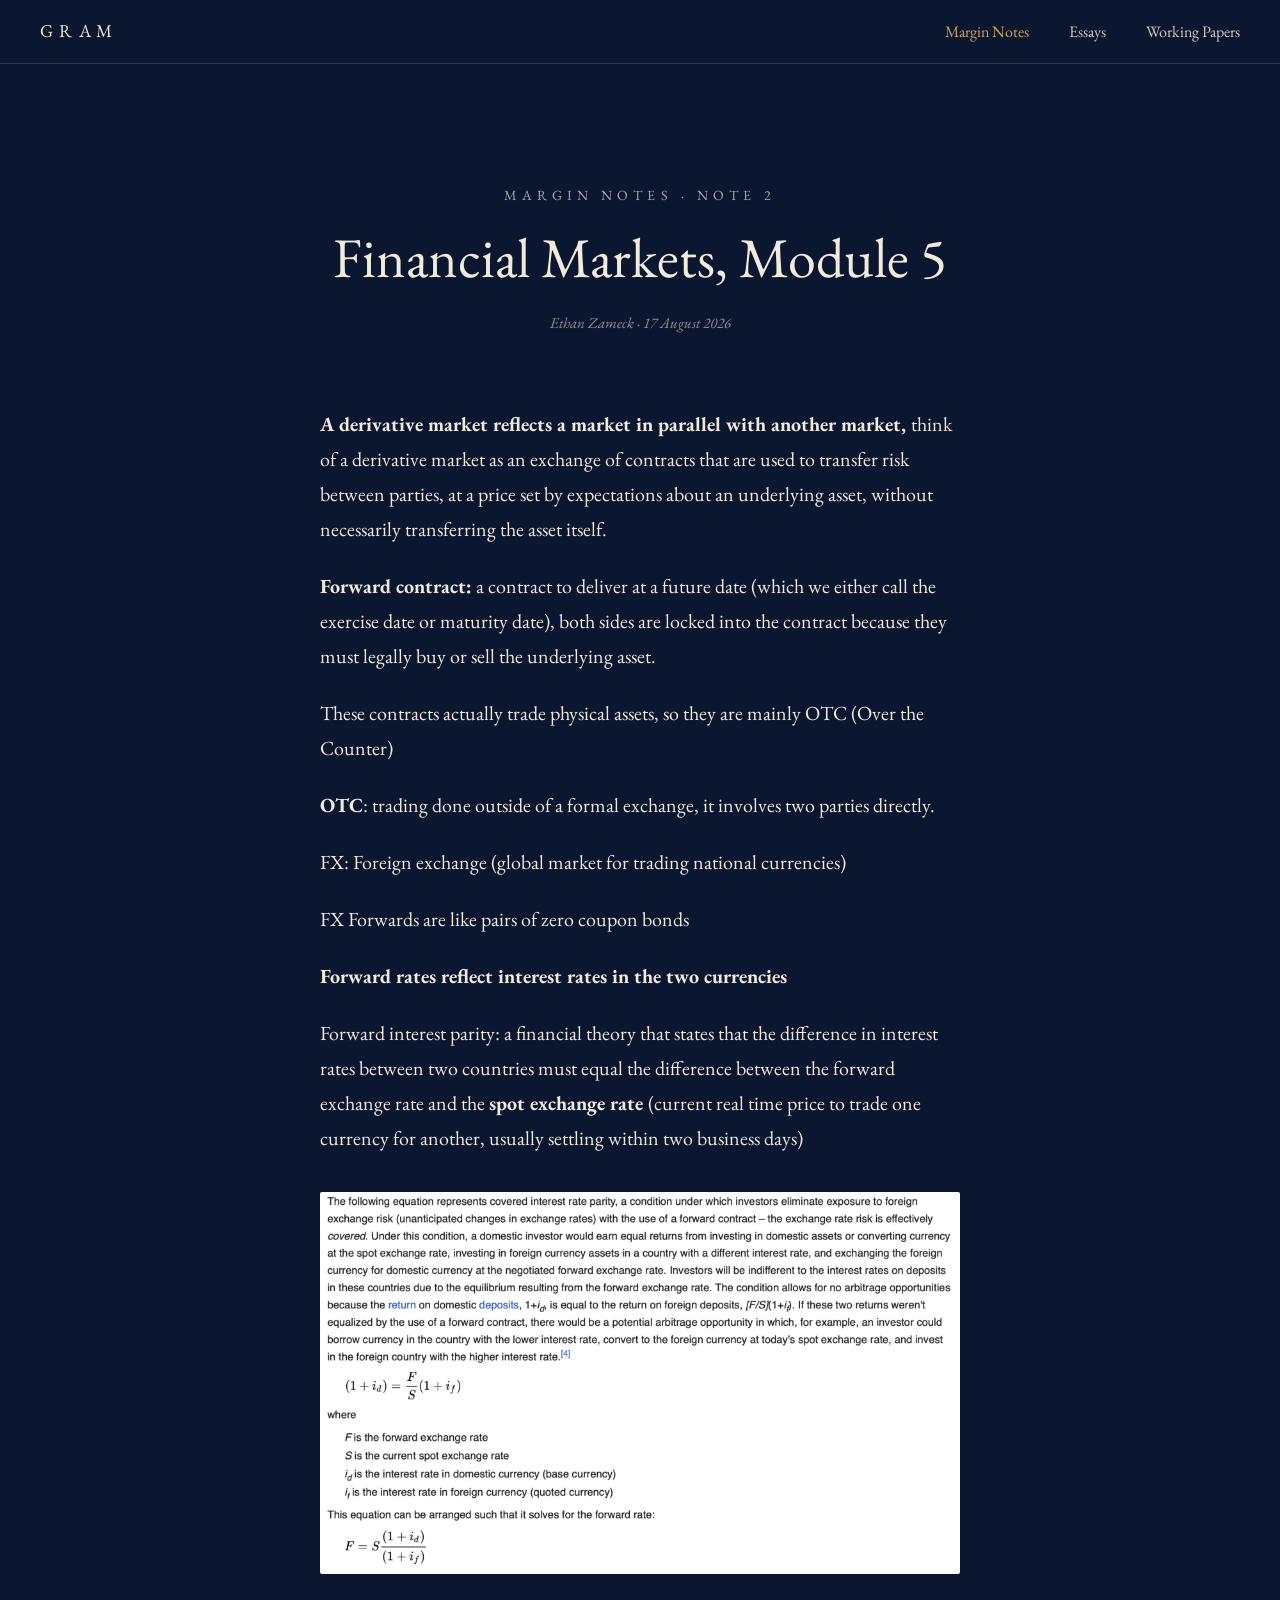
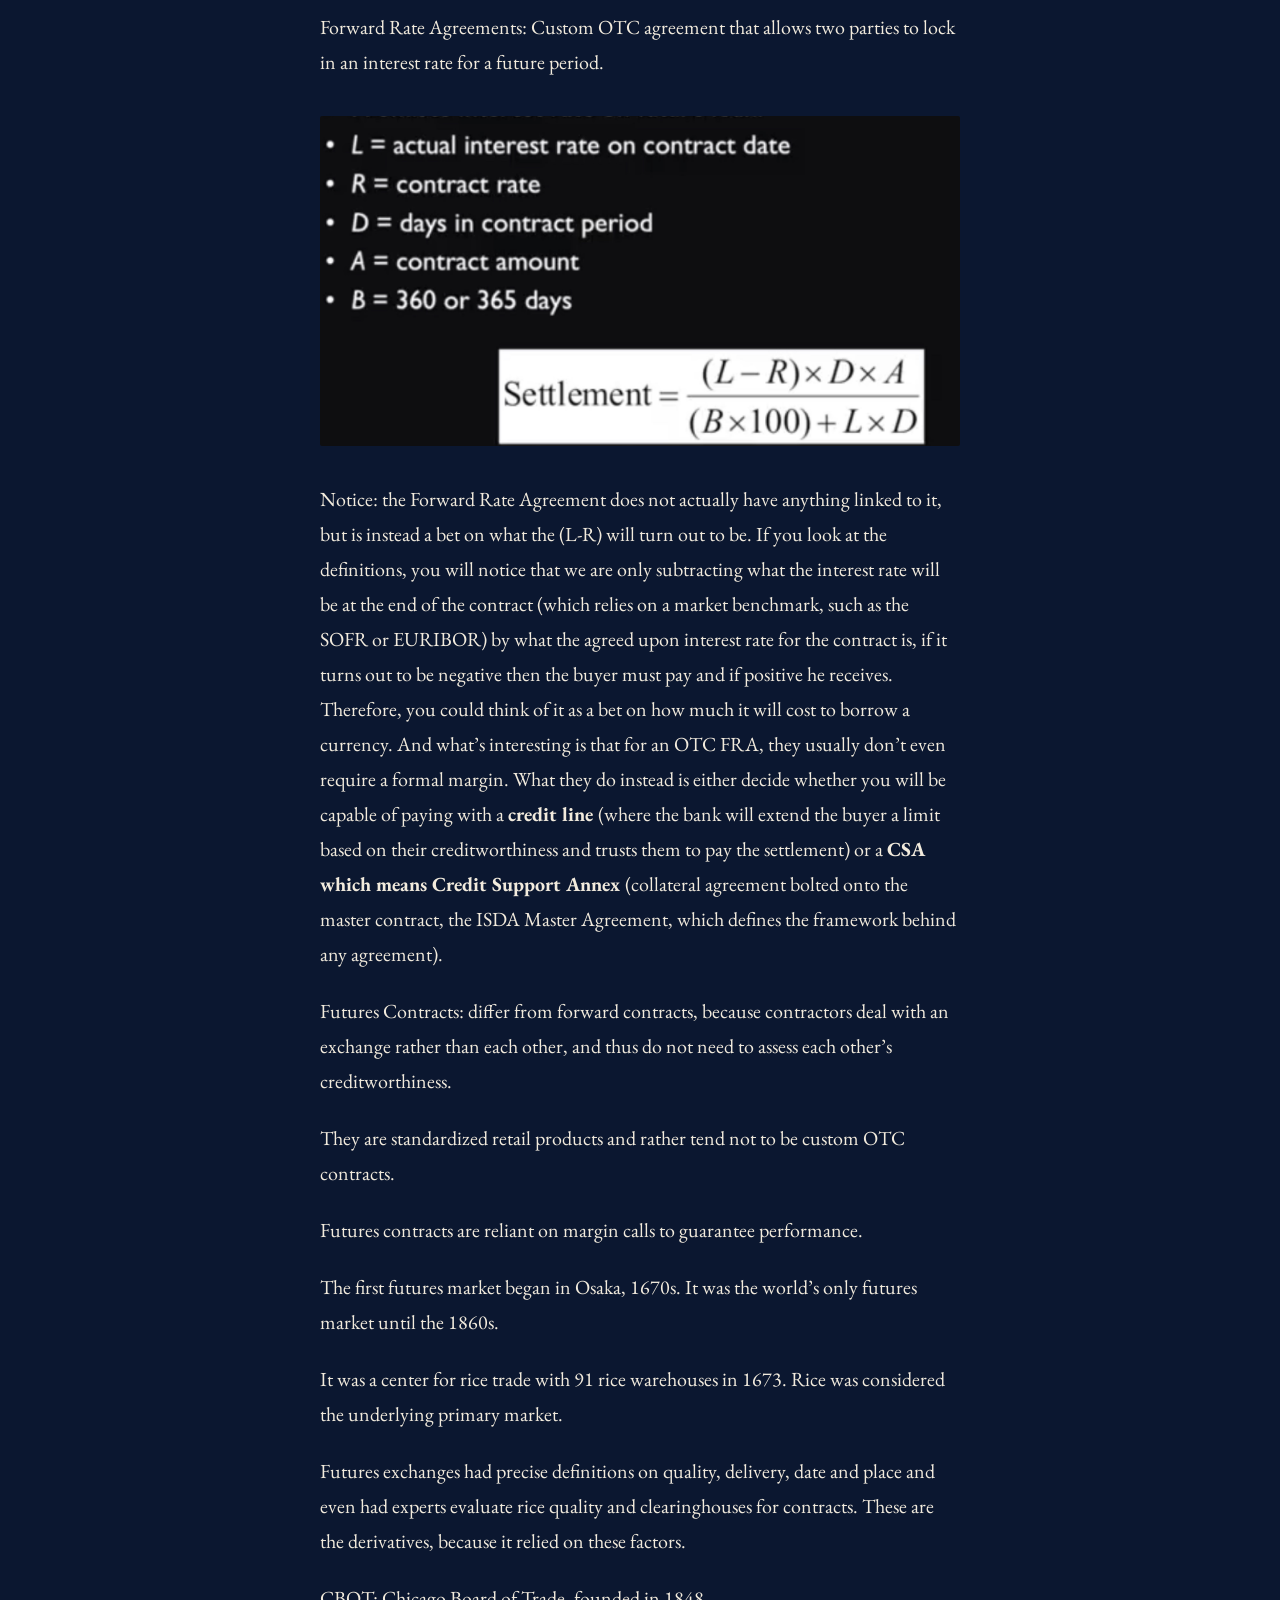
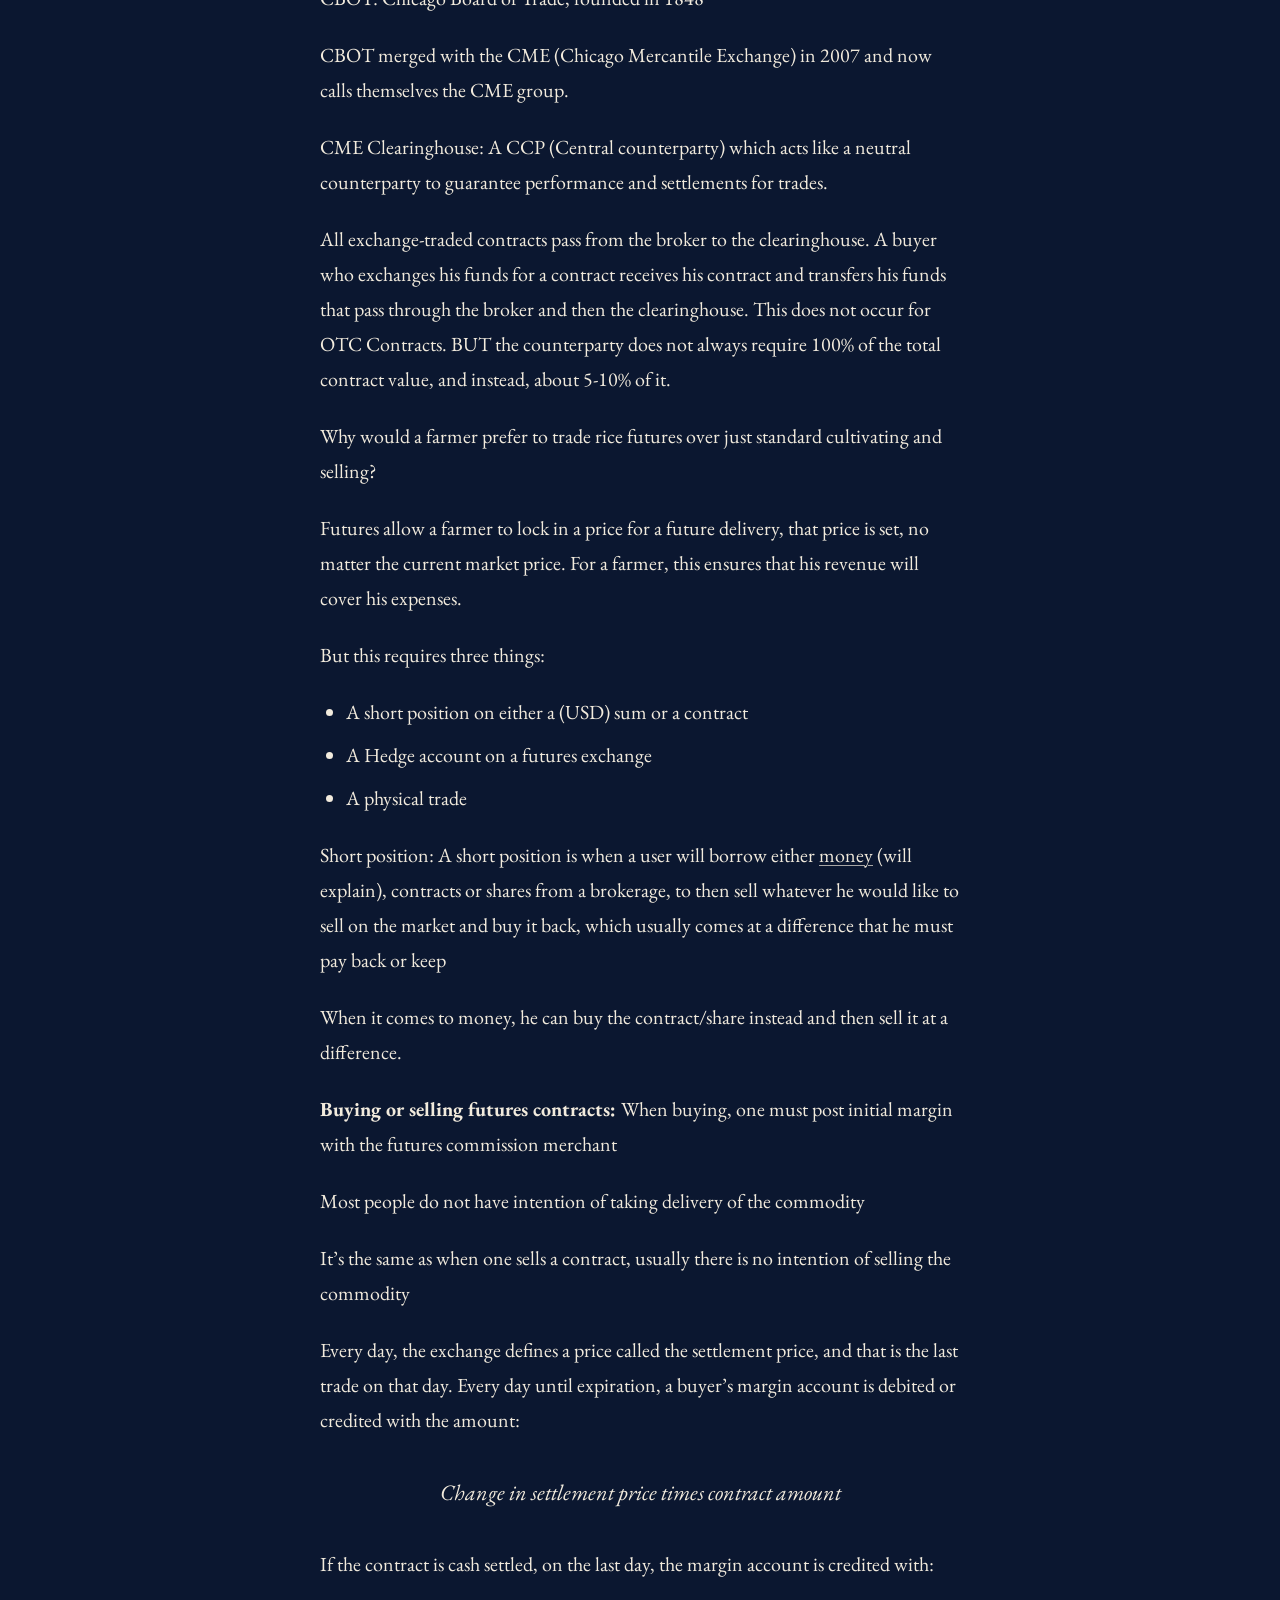
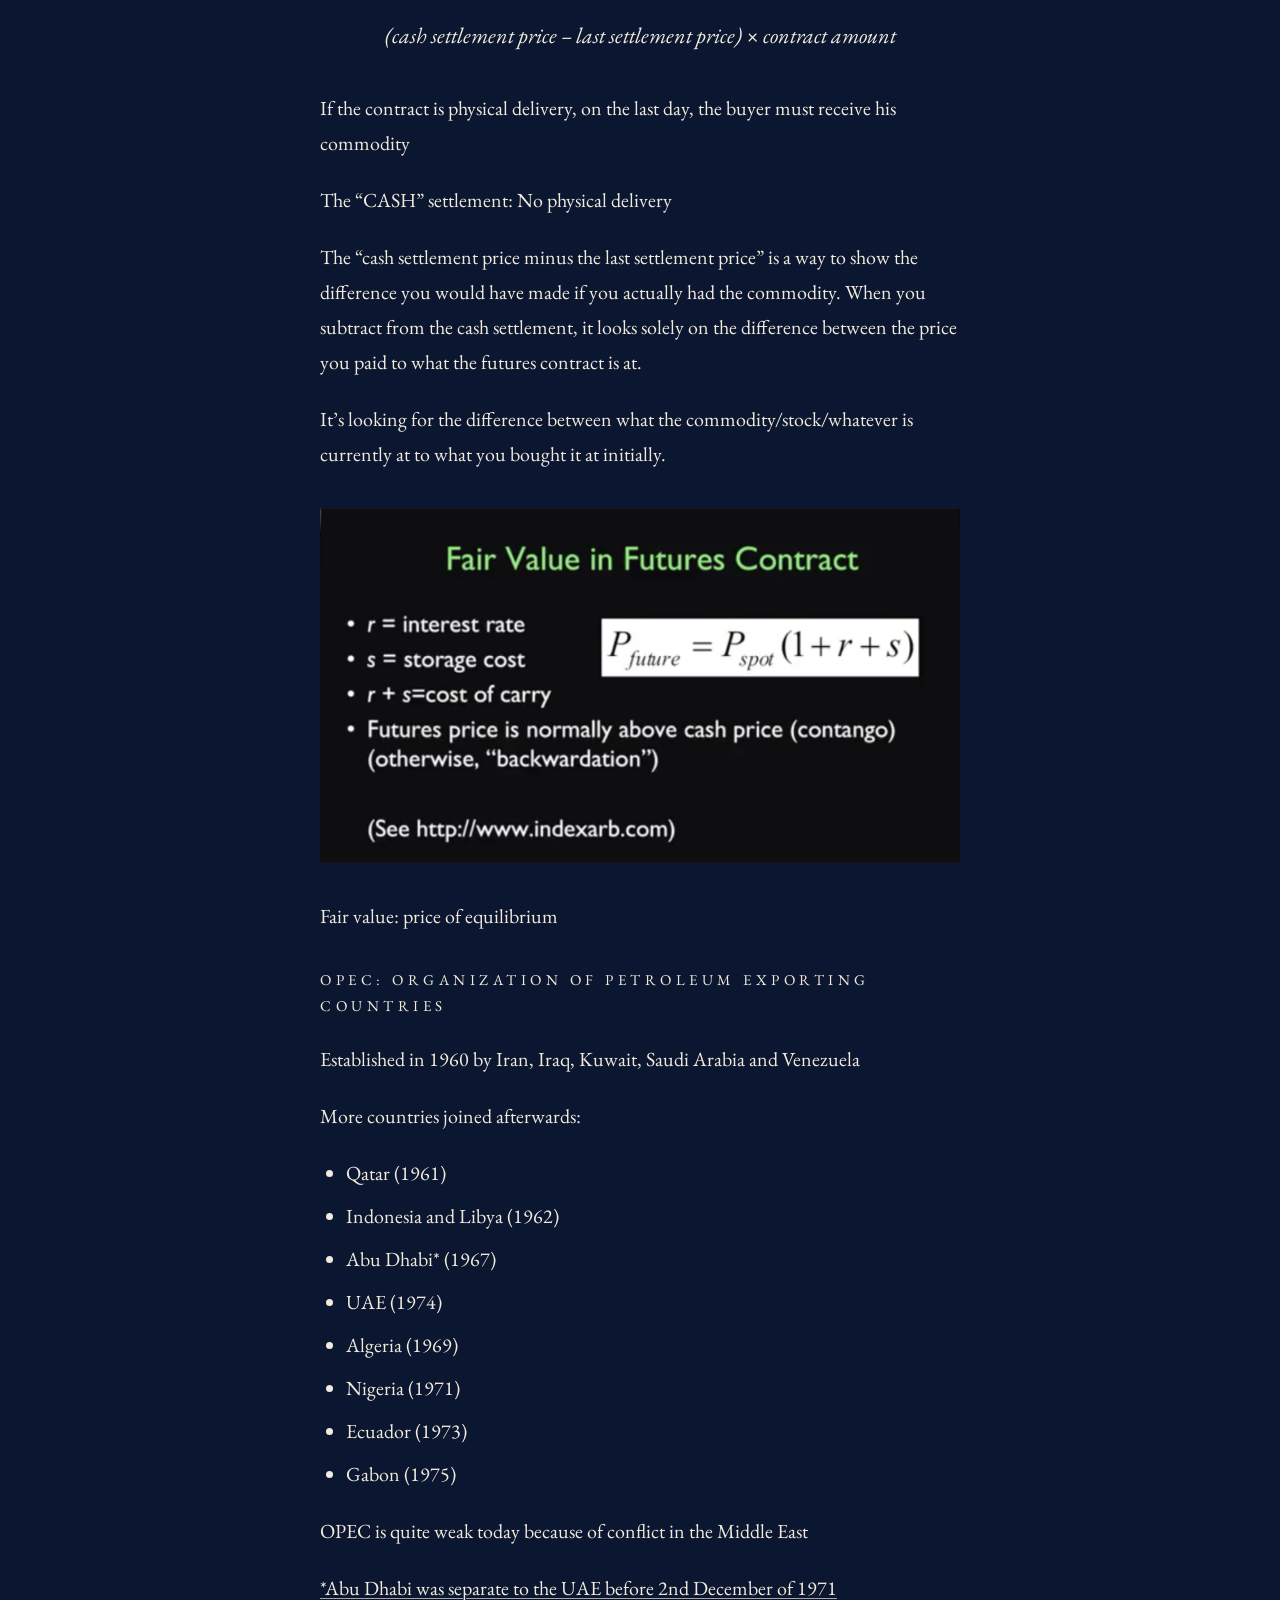
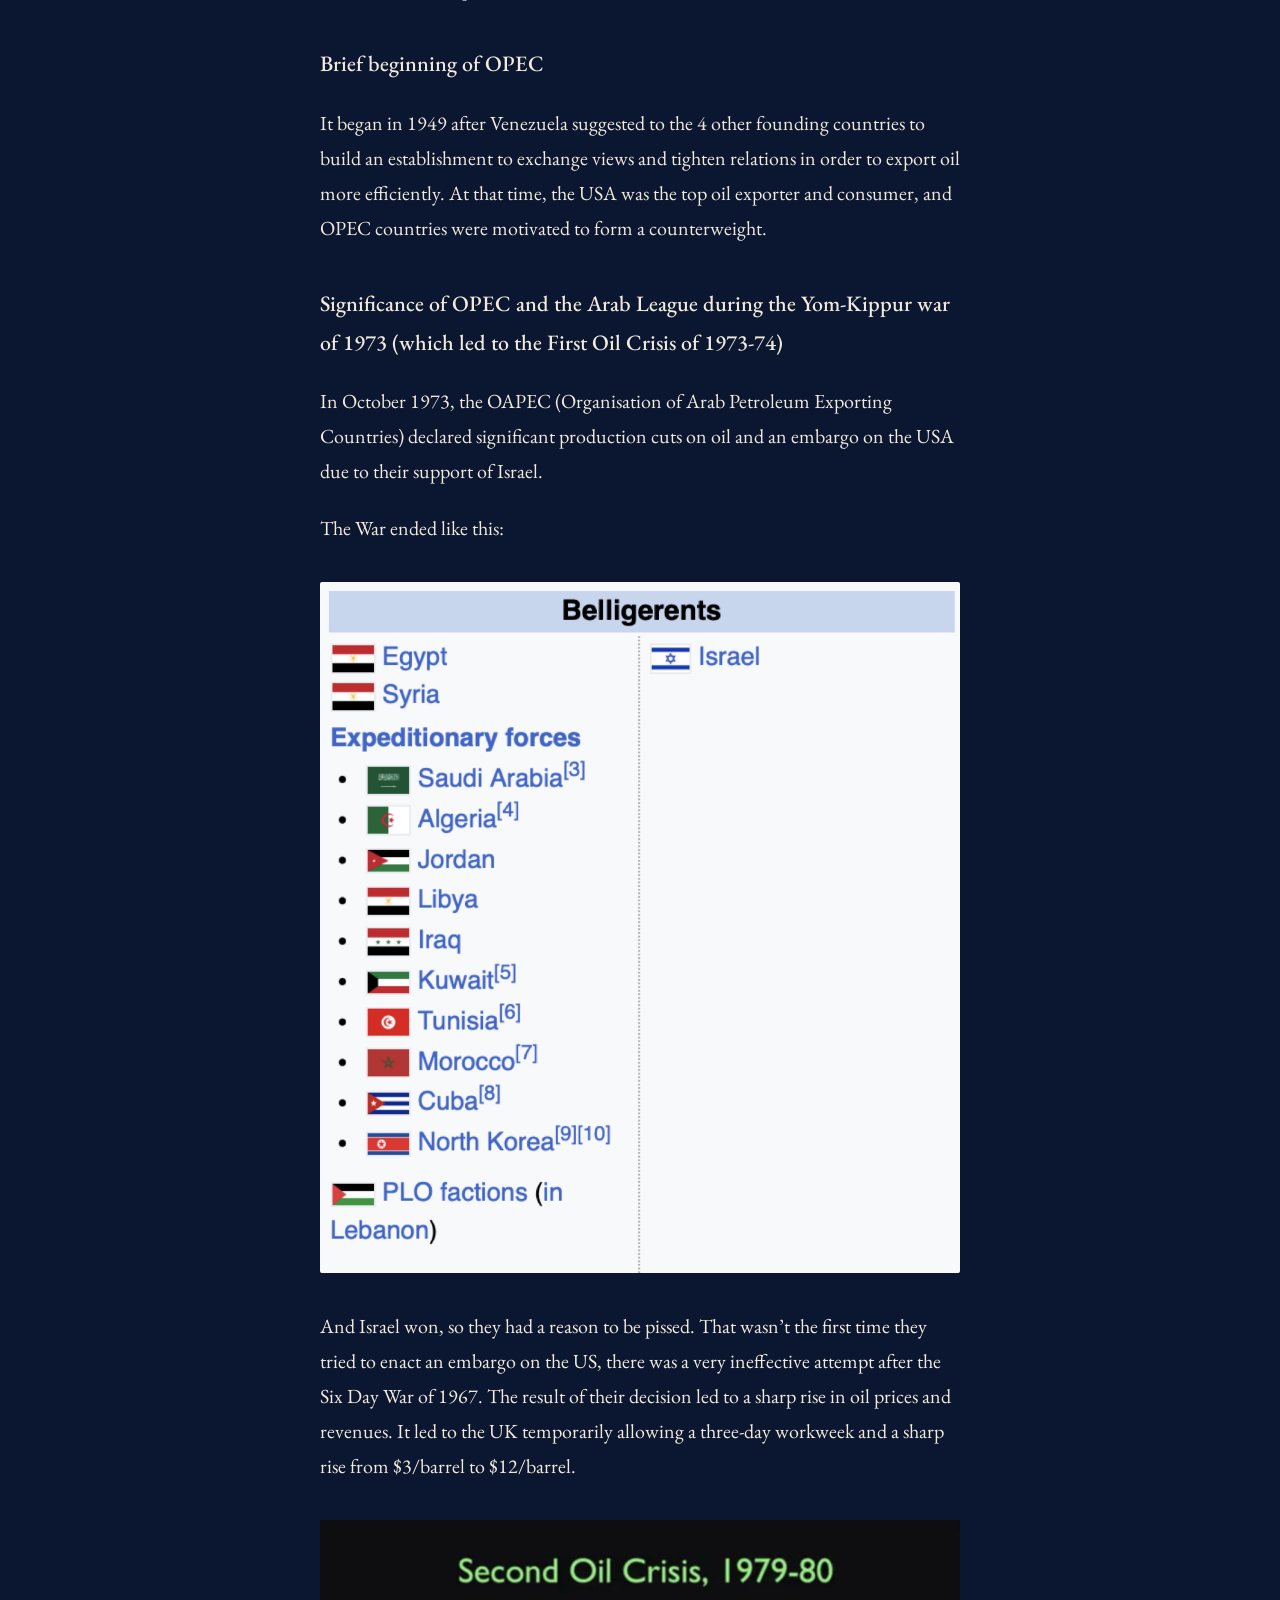
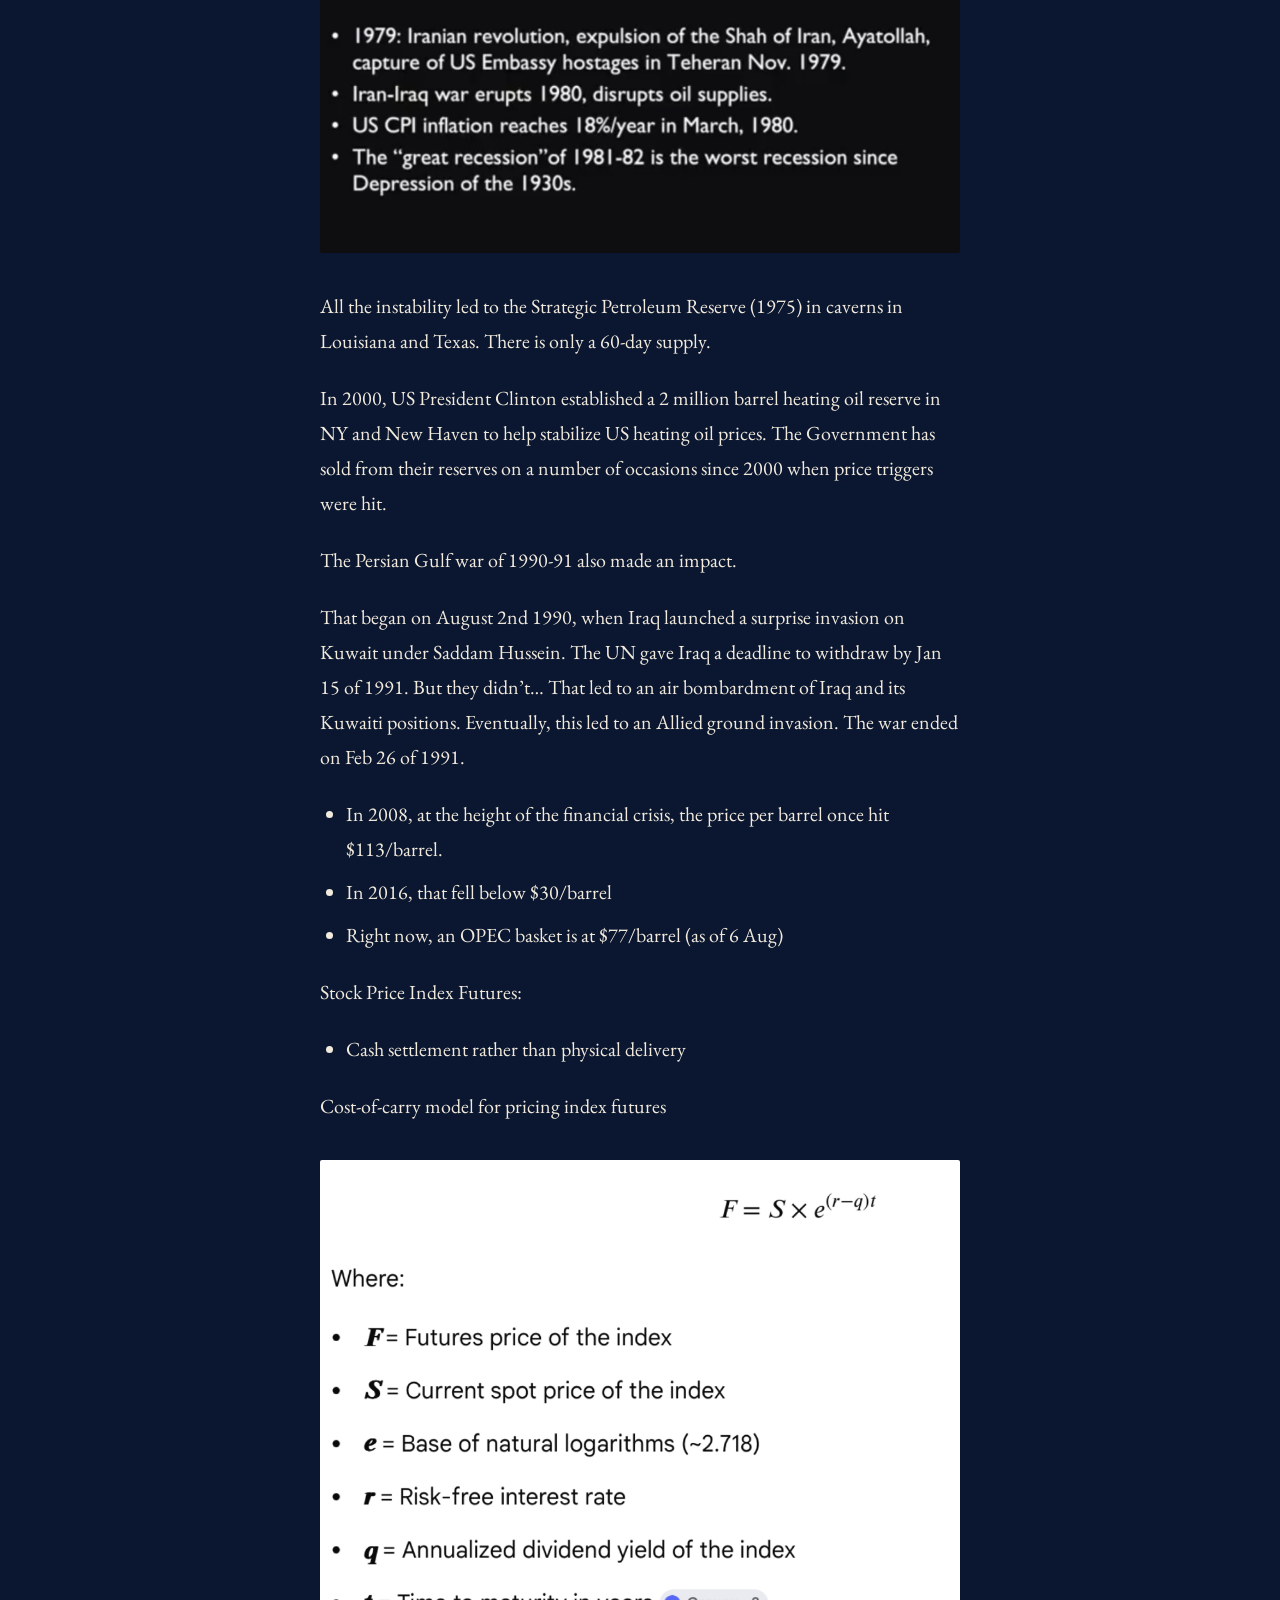
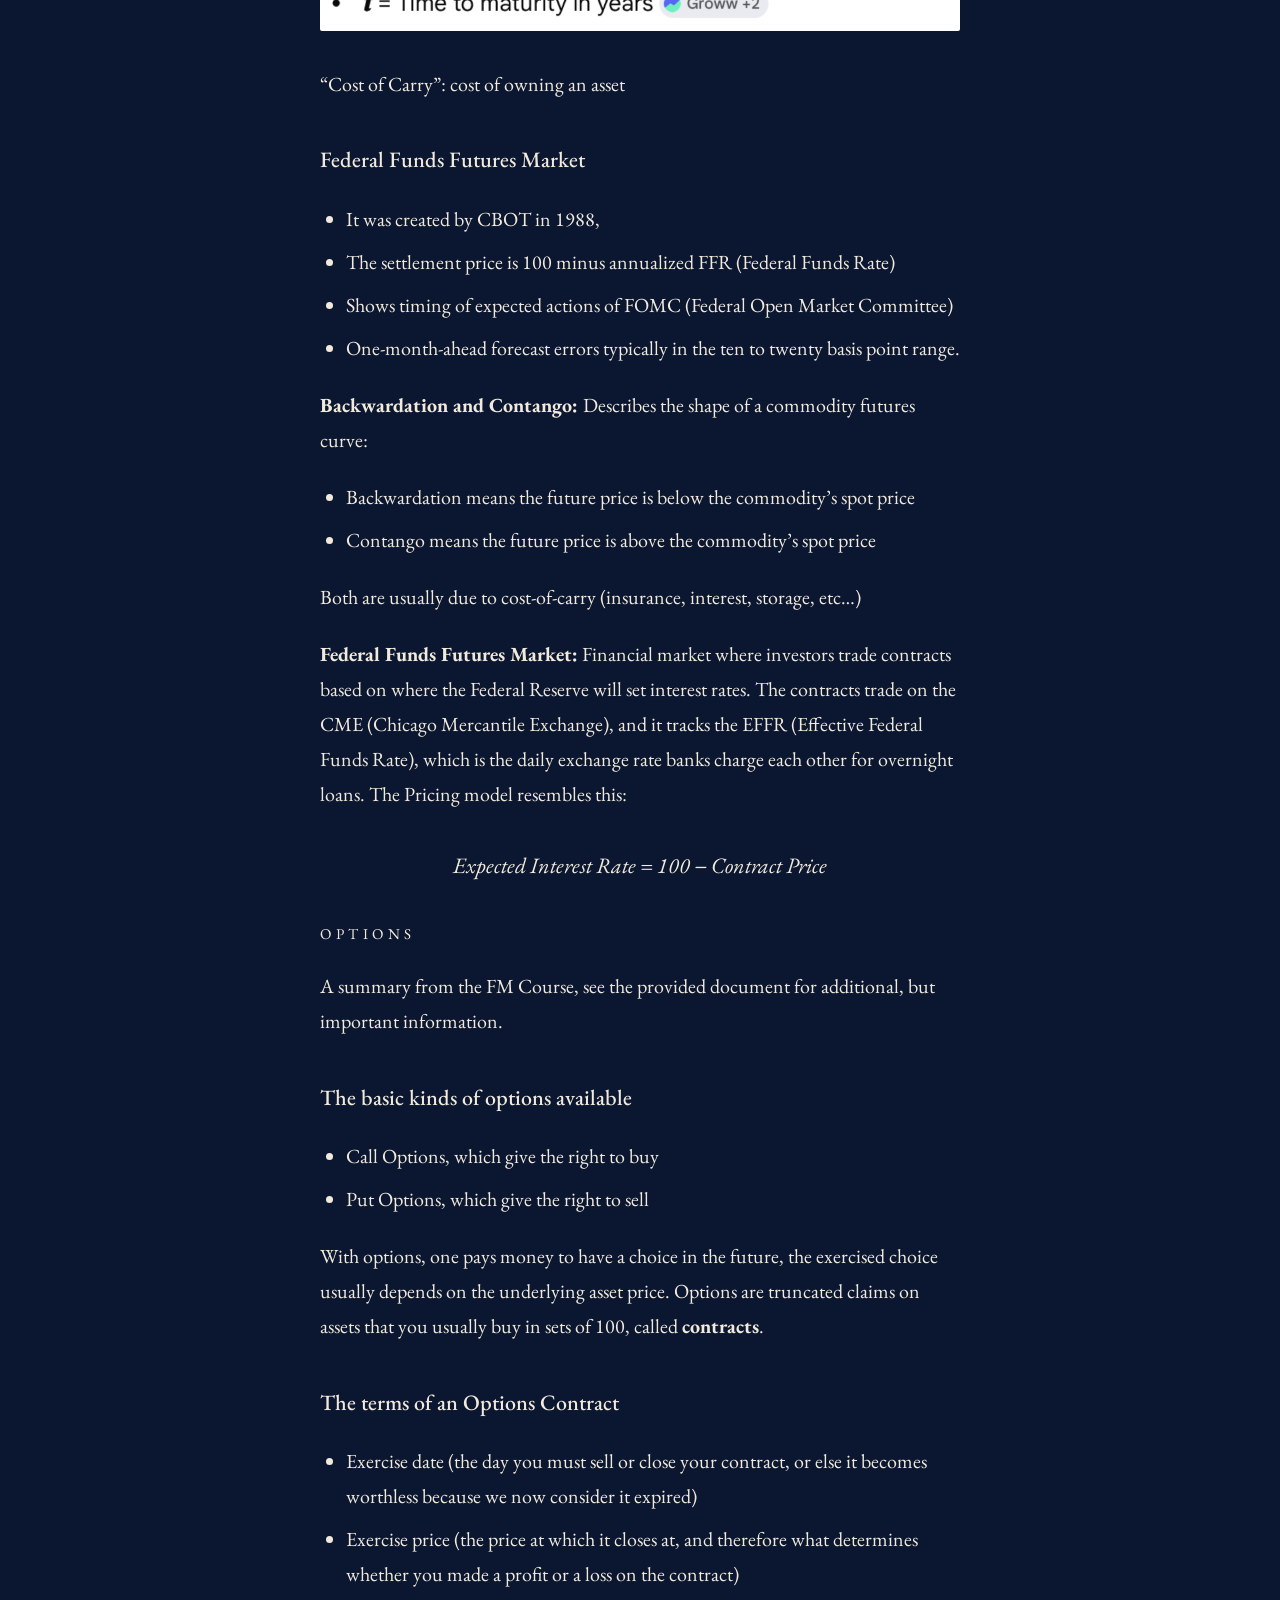
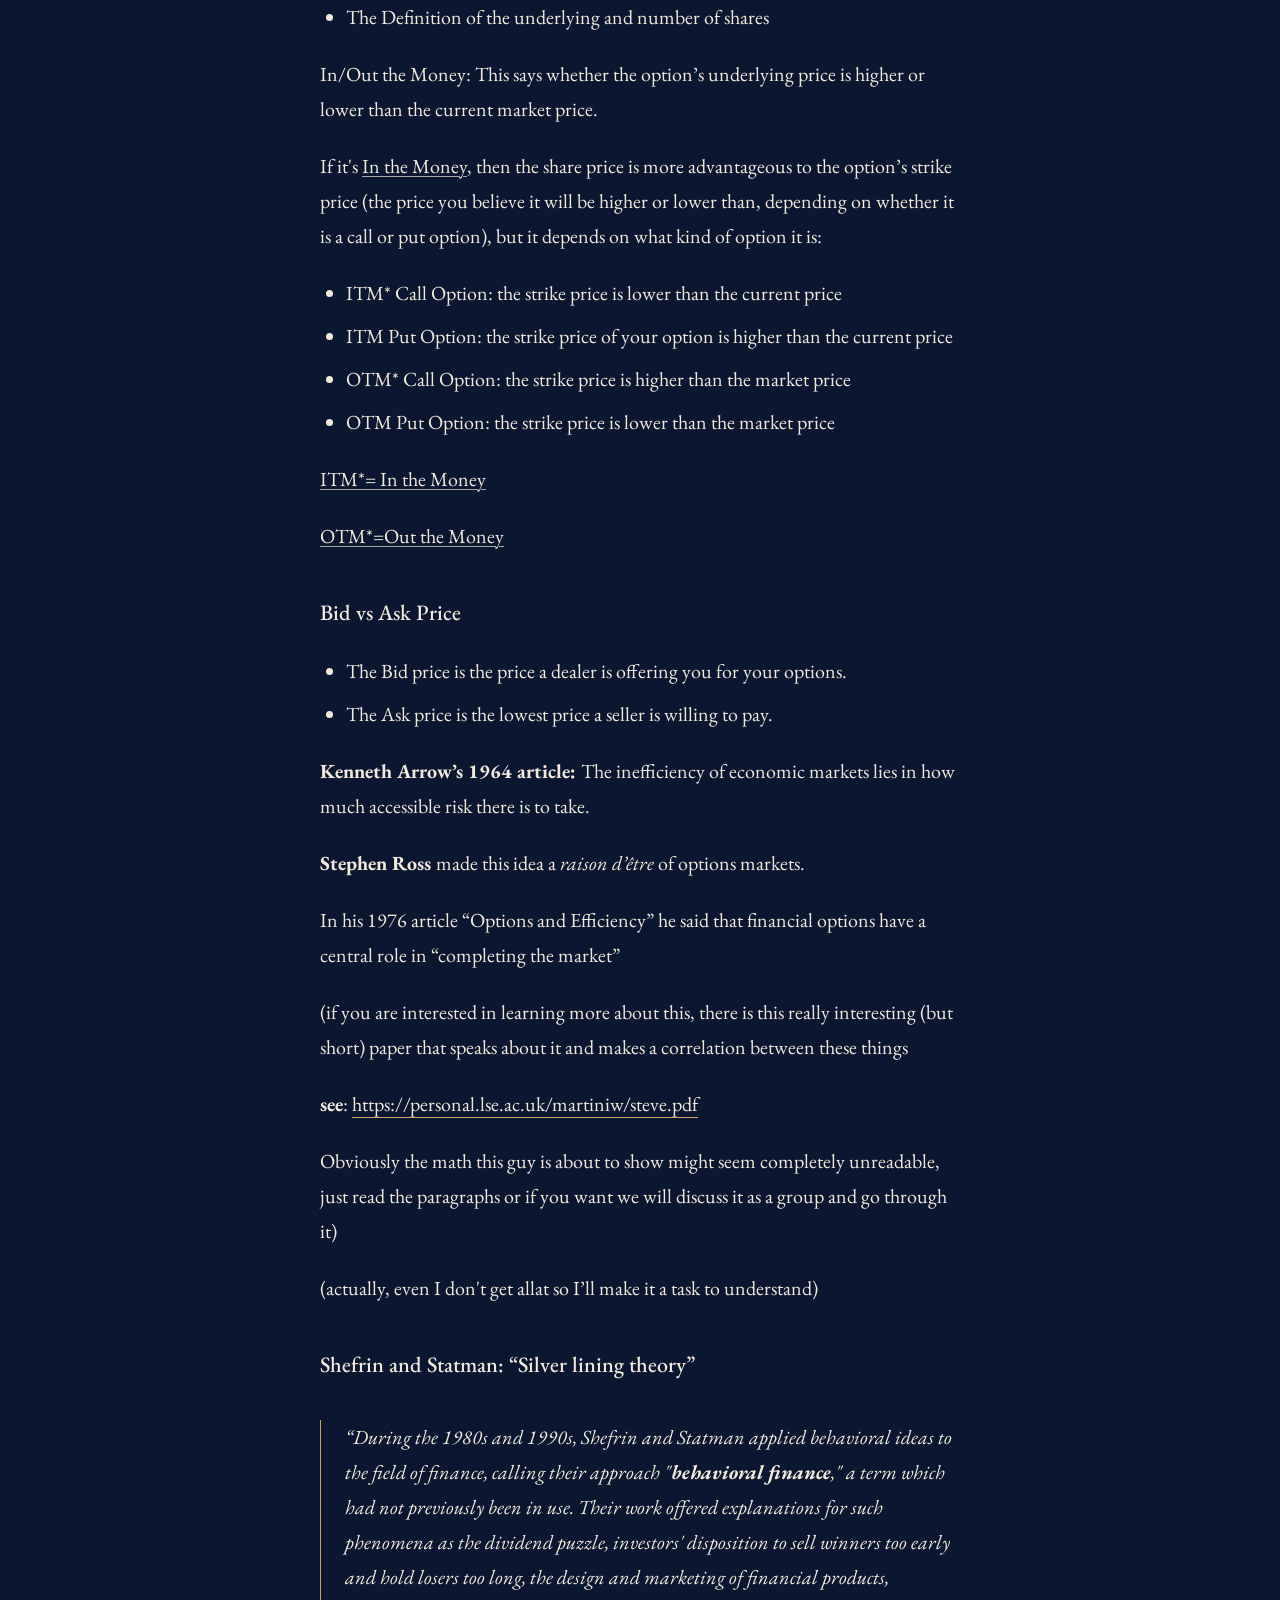
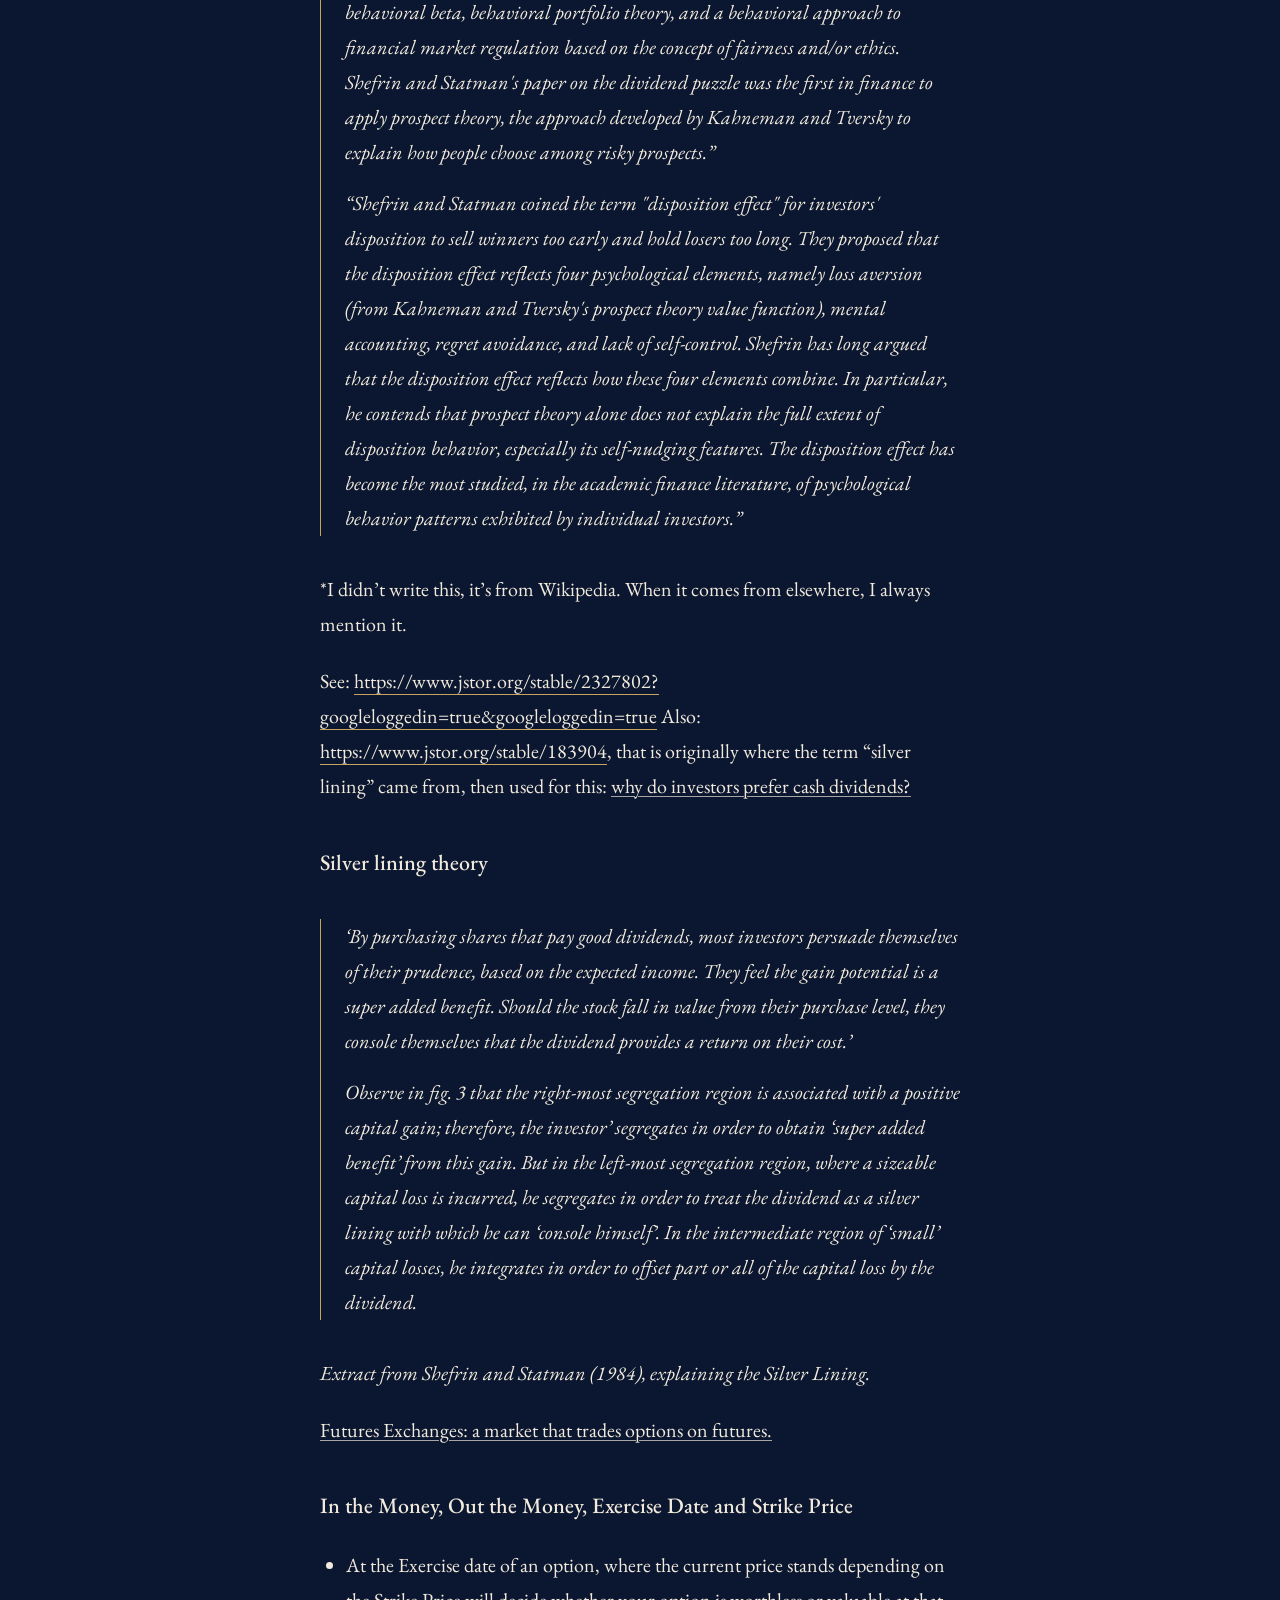
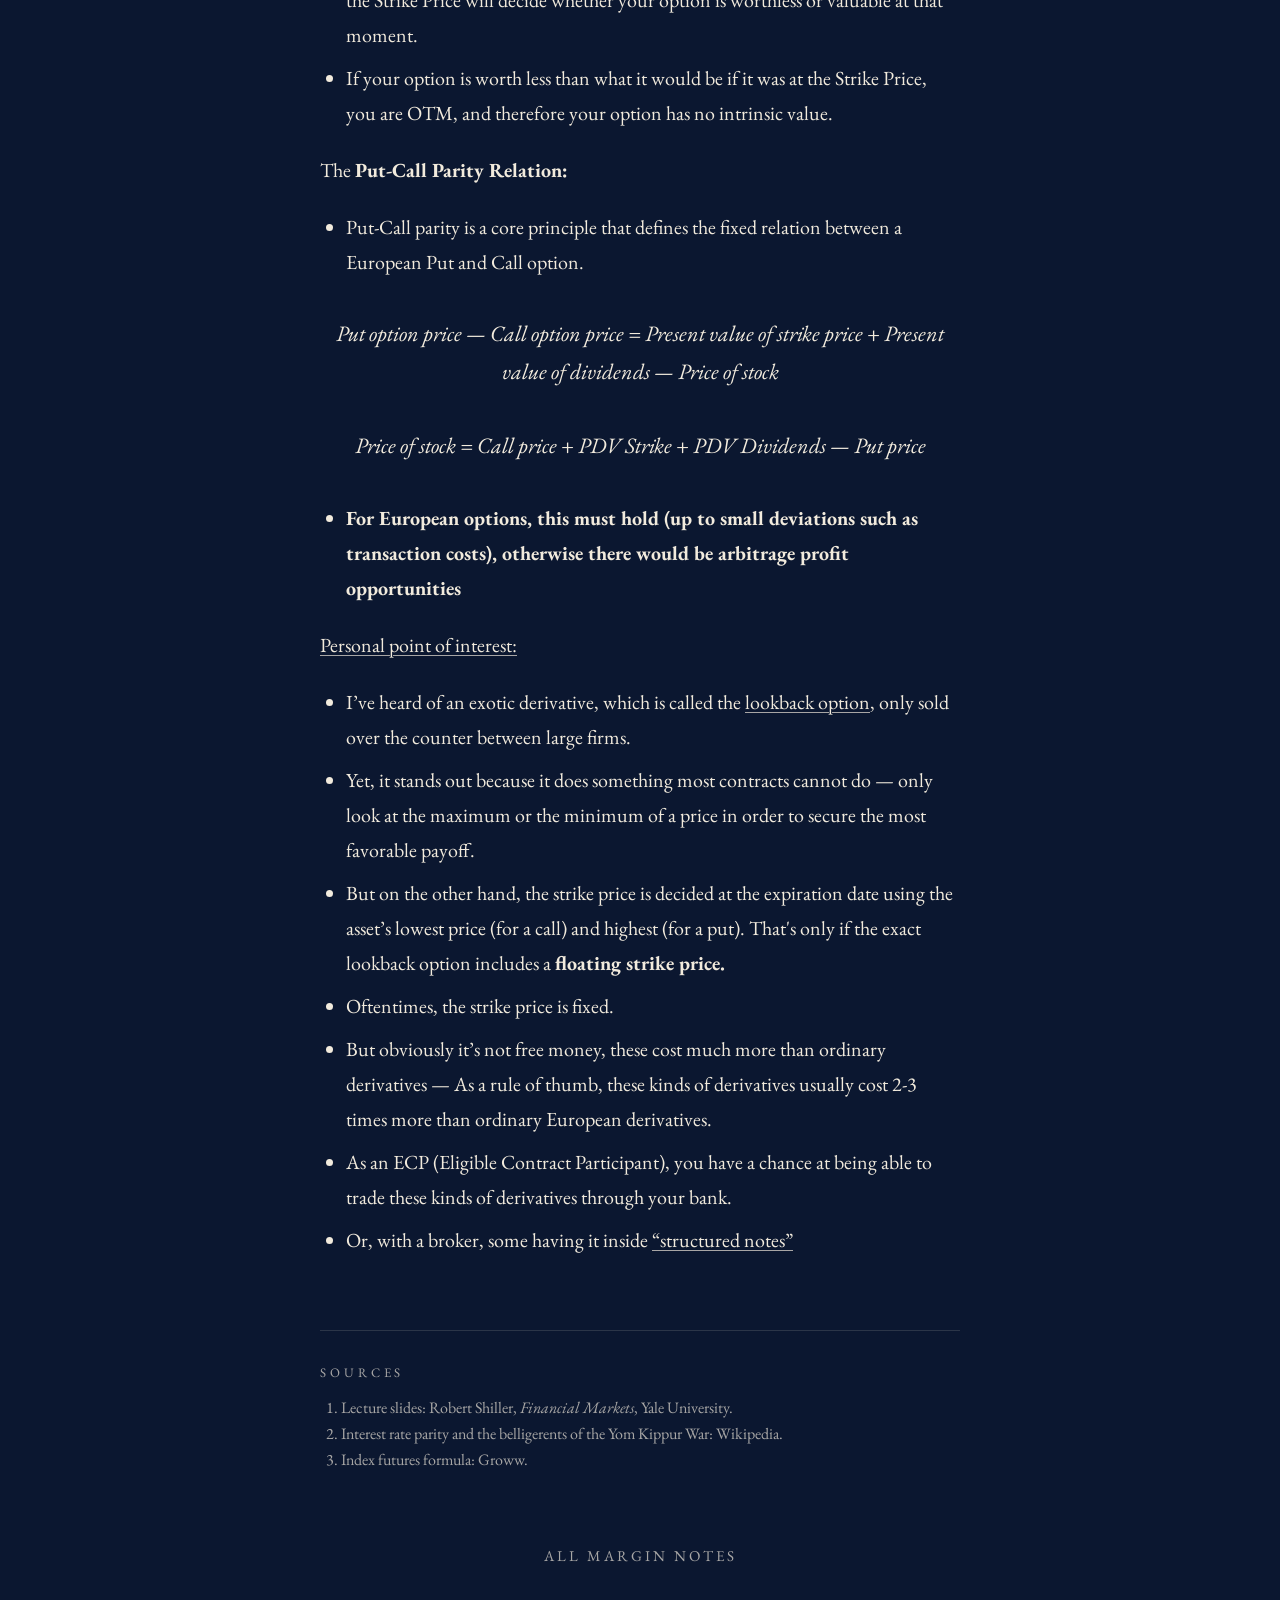
<file: notes/financial-markets-module-5.html>
<!DOCTYPE html>
<html lang="en">
<head>
<meta charset="UTF-8">
<meta name="viewport" content="width=device-width, initial-scale=1.0">
<title>Financial Markets, Module 5 — GRAM</title>
<meta name="description" content="Margin Notes, Note 2: Derivatives: forwards, futures and options, with a detour through OPEC and the oil crises.">
<link rel="preconnect" href="https://fonts.googleapis.com">
<link rel="preconnect" href="https://fonts.gstatic.com" crossorigin>
<link href="https://fonts.googleapis.com/css2?family=EB+Garamond:ital,wght@0,400;0,500;1,400&display=swap" rel="stylesheet">
<link rel="stylesheet" href="../research.css">
</head>
<body>

<header class="bar">
  <a href="../" class="mark">GRAM</a>
  <nav>
    <a href="../margin-notes.html" aria-current="page">Margin Notes</a>
    <a href="../essays.html">Essays</a>
    <a href="../working-papers.html">Working Papers</a>
  </nav>
</header>

<main>
  <article>
    <header>
      <p class="kicker">Margin Notes · Note 2</p>
      <h1>Financial Markets, Module 5</h1>
      <p class="byline">Ethan Zameck · 17 August 2026</p>
    </header>

    <div class="body">
      <p><strong>A derivative market reflects a market in parallel with another market, </strong>think of a derivative market as an exchange of contracts that are used to transfer risk between parties, at a price set by expectations about an underlying asset, without necessarily transferring the asset itself.</p>
      <p><strong>Forward contract:</strong> a contract to deliver at a future date (which we either call the exercise date or maturity date), both sides are locked into the contract because they must legally buy or sell the underlying asset.</p>
      <p>These contracts actually trade physical assets, so they are mainly OTC (Over the Counter)</p>
      <p><strong>OTC</strong>: trading done outside of a formal exchange, it involves two parties directly.</p>
      <p>FX: Foreign exchange (global market for trading national currencies)</p>
      <p>FX Forwards are like pairs of zero coupon bonds</p>
      <p><strong>Forward rates reflect interest rates in the two currencies</strong></p>
      <p>Forward interest parity: a financial theory that states that the difference in interest rates between two countries must equal the difference between the forward exchange rate and the <strong>spot exchange rate </strong>(current real time price to trade one currency for another, usually settling within two business days)</p>
      <figure><a href="img/financial-markets-module-5/figure-1.jpg"><img src="img/financial-markets-module-5/figure-1.jpg" alt="Covered interest rate parity, with the equation for the forward exchange rate" loading="lazy"></a></figure>
      <p>Forward Rate Agreements: Custom OTC agreement that allows two parties to lock in an interest rate for a future period.</p>
      <figure><a href="img/financial-markets-module-5/figure-2.jpg"><img src="img/financial-markets-module-5/figure-2.jpg" alt="Forward rate agreement settlement formula and its terms" loading="lazy"></a></figure>
      <p>Notice: the Forward Rate Agreement does not actually have anything linked to it, but is instead a bet on what the (L-R) will turn out to be. If you look at the definitions, you will notice that we are only subtracting what the interest rate will be at the end of the contract (which relies on a market benchmark, such as the SOFR or EURIBOR) by what the agreed upon interest rate for the contract is, if it turns out to be negative then the buyer must pay and if positive he receives. Therefore, you could think of it as a bet on how much it will cost to borrow a currency. And what’s interesting is that for an OTC FRA, they usually don’t even require a formal margin. What they do instead is either decide whether you will be capable of paying with a <strong>credit line </strong>(where the bank will extend the buyer a limit based on their creditworthiness and trusts them to pay the settlement) or a <strong>CSA which means Credit Support Annex </strong>(collateral agreement bolted onto the master contract, the ISDA Master Agreement, which defines the framework behind any agreement).</p>
      <p>Futures Contracts: differ from forward contracts, because contractors deal with an exchange rather than each other, and thus do not need to assess each other’s creditworthiness.</p>
      <p>They are standardized retail products and rather tend not to be custom OTC contracts.</p>
      <p>Futures contracts are reliant on margin calls to guarantee performance.</p>
      <p>The first futures market began in Osaka, 1670s. It was the world’s only futures market until the 1860s.</p>
      <p>It was a center for rice trade with 91 rice warehouses in 1673. Rice was considered the underlying primary market.</p>
      <p>Futures exchanges had precise definitions on quality, delivery, date and place and even had experts evaluate rice quality and clearinghouses for contracts. These are the derivatives, because it relied on these factors.</p>
      <p>CBOT: Chicago Board of Trade, founded in 1848</p>
      <p>CBOT merged with the CME (Chicago Mercantile Exchange) in 2007 and now calls themselves the CME group.</p>
      <p>CME Clearinghouse: A CCP (Central counterparty) which acts like a neutral counterparty to guarantee performance and settlements for trades.</p>
      <p>All exchange-traded contracts pass from the broker to the clearinghouse. A buyer who exchanges his funds for a contract receives his contract and transfers his funds that pass through the broker and then the clearinghouse. This does not occur for OTC Contracts. BUT the counterparty does not always require 100% of the total contract value, and instead, about 5-10% of it.</p>
      <p>Why would a farmer prefer to trade rice futures over just standard cultivating and selling?</p>
      <p>Futures allow a farmer to lock in a price for a future delivery, that price is set, no matter the current market price. For a farmer, this ensures that his revenue will cover his expenses.</p>
      <p>But this requires three things:</p>
      <ul>
       <li>A short position on either a (USD) sum or a contract</li>
       <li>A Hedge account on a futures exchange</li>
       <li>A physical trade</li>
      </ul>
      <p>Short position: A short position is when a user will borrow either <u>money</u> (will explain), contracts or shares from a brokerage, to then sell whatever he would like to sell on the market and buy it back, which usually comes at a difference that he must pay back or keep</p>
      <p>When it comes to money, he can buy the contract/share instead and then sell it at a difference.</p>
      <p><strong>Buying or selling futures contracts: </strong>When buying, one must post initial margin with the futures commission merchant</p>
      <p>Most people do not have intention of taking delivery of the commodity</p>
      <p>It’s the same as when one sells a contract, usually there is no intention of selling the commodity</p>
      <p>Every day, the exchange defines a price called the settlement price, and that is the last trade on that day. Every day until expiration, a buyer’s margin account is debited or credited with the amount:</p>
      <p class="formula">Change in settlement price times contract amount</p>
      <p>If the contract is cash settled, on the last day, the margin account is credited with:</p>
      <p class="formula">(cash settlement price – last settlement price) × contract amount</p>
      <p>If the contract is physical delivery, on the last day, the buyer must receive his commodity</p>
      <p>The “CASH” settlement: No physical delivery</p>
      <p>The “cash settlement price minus the last settlement price” is a way to show the difference you would have made if you actually had the commodity. When you subtract from the cash settlement, it looks solely on the difference between the price you paid to what the futures contract is at.</p>
      <p>It’s looking for the difference between what the commodity/stock/whatever is currently at to what you bought it at initially.</p>
      <figure><a href="img/financial-markets-module-5/figure-3.jpg"><img src="img/financial-markets-module-5/figure-3.jpg" alt="Lecture slide: Fair Value in Futures Contract" loading="lazy"></a></figure>
      <p>Fair value: price of equilibrium</p>
      <h2>OPEC: Organization of Petroleum Exporting Countries</h2>
      <p>Established in 1960 by Iran, Iraq, Kuwait, Saudi Arabia and Venezuela</p>
      <p>More countries joined afterwards:</p>
      <ul>
       <li>Qatar (1961)</li>
       <li>Indonesia and Libya (1962)</li>
       <li>Abu Dhabi* (1967)</li>
       <li>UAE (1974)</li>
       <li>Algeria (1969)</li>
       <li>Nigeria (1971)</li>
       <li>Ecuador (1973)</li>
       <li>Gabon (1975)</li>
      </ul>
      <p>OPEC is quite weak today because of conflict in the Middle East</p>
      <p><u>*Abu Dhabi was separate to the UAE before 2nd December of 1971</u></p>
      <h3>Brief beginning of OPEC</h3>
      <p>It began in 1949 after Venezuela suggested to the 4 other founding countries to build an establishment to exchange views and tighten relations in order to export oil more efficiently. At that time, the USA was the top oil exporter and consumer, and OPEC countries were motivated to form a counterweight.</p>
      <h3>Significance of OPEC and the Arab League during the Yom-Kippur war of 1973 (which led to the First Oil Crisis of 1973-74)</h3>
      <p>In October 1973, the OAPEC (Organisation of Arab Petroleum Exporting Countries) declared significant production cuts on oil and an embargo on the USA due to their support of Israel.</p>
      <p>The War ended like this:</p>
      <figure><a href="img/financial-markets-module-5/figure-4.jpg"><img src="img/financial-markets-module-5/figure-4.jpg" alt="The belligerents of the Yom Kippur War of 1973" loading="lazy"></a></figure>
      <p>And Israel won, so they had a reason to be pissed. That wasn’t the first time they tried to enact an embargo on the US, there was a very ineffective attempt after the Six Day War of 1967. The result of their decision led to a sharp rise in oil prices and revenues. It led to the UK temporarily allowing a three-day workweek and a sharp rise from $3/barrel to $12/barrel.</p>
      <figure><a href="img/financial-markets-module-5/figure-5.jpg"><img src="img/financial-markets-module-5/figure-5.jpg" alt="Lecture slide: Second Oil Crisis, 1979 to 1980" loading="lazy"></a></figure>
      <p>All the instability led to the Strategic Petroleum Reserve (1975) in caverns in Louisiana and Texas. There is only a 60-day supply.</p>
      <p>In 2000, US President Clinton established a 2 million barrel heating oil reserve in NY and New Haven to help stabilize US heating oil prices. The Government has sold from their reserves on a number of occasions since 2000 when price triggers were hit.</p>
      <p>The Persian Gulf war of 1990-91 also made an impact.</p>
      <p>That began on August 2nd 1990, when Iraq launched a surprise invasion on Kuwait under Saddam Hussein. The UN gave Iraq a deadline to withdraw by Jan 15 of 1991. But they didn’t… That led to an air bombardment of Iraq and its Kuwaiti positions. Eventually, this led to an Allied ground invasion. The war ended on Feb 26 of 1991.</p>
      <ul>
       <li>In 2008, at the height of the financial crisis, the price per barrel once hit $113/barrel.</li>
       <li>In 2016, that fell below $30/barrel</li>
       <li>Right now, an OPEC basket is at $77/barrel (as of 6 Aug)</li>
      </ul>
      <p>Stock Price Index Futures:</p>
      <ul>
       <li>Cash settlement rather than physical delivery</li>
      </ul>
      <p>Cost-of-carry model for pricing index futures</p>
      <figure><a href="img/financial-markets-module-5/figure-6.jpg"><img src="img/financial-markets-module-5/figure-6.jpg" alt="Cost-of-carry formula for index futures, F = S × e^((r − q)t), and its terms" loading="lazy"></a></figure>
      <p>“Cost of Carry”: cost of owning an asset</p>
      <h3>Federal Funds Futures Market</h3>
      <ul>
       <li>It was created by CBOT in 1988,</li>
       <li>The settlement price is 100 minus annualized FFR (Federal Funds Rate)</li>
       <li>Shows timing of expected actions of FOMC (Federal Open Market Committee)</li>
       <li>One-month-ahead forecast errors typically in the ten to twenty basis point range.</li>
      </ul>
      <p><strong>Backwardation and Contango: </strong>Describes the shape of a commodity futures curve:</p>
      <ul>
       <li>Backwardation means the future price is below the commodity’s spot price</li>
       <li>Contango means the future price is above the commodity’s spot price</li>
      </ul>
      <p>Both are usually due to cost-of-carry (insurance, interest, storage, etc…)</p>
      <p><strong>Federal Funds Futures Market:</strong> Financial market where investors trade contracts based on where the Federal Reserve will set interest rates. The contracts trade on the CME (Chicago Mercantile Exchange), and it tracks the EFFR (Effective Federal Funds Rate), which is the daily exchange rate banks charge each other for overnight loans. The Pricing model resembles this:</p>
      <p class="formula">Expected Interest Rate = 100 − Contract Price</p>
      <h2>Options</h2>
      <p>A summary from the FM Course, see the provided document for additional, but important information.</p>
      <h3>The basic kinds of options available</h3>
      <ul>
       <li>Call Options, which give the right to buy</li>
       <li>Put Options, which give the right to sell</li>
      </ul>
      <p>With options, one pays money to have a choice in the future, the exercised choice usually depends on the underlying asset price. Options are truncated claims on assets that you usually buy in sets of 100, called <strong>contracts</strong>.</p>
      <h3>The terms of an Options Contract</h3>
      <ul>
       <li>Exercise date (the day you must sell or close your contract, or else it becomes worthless because we now consider it expired)</li>
       <li>Exercise price (the price at which it closes at, and therefore what determines whether you made a profit or a loss on the contract)</li>
       <li>The Definition of the underlying and number of shares</li>
      </ul>
      <p>In/Out the Money: This says whether the option’s underlying price is higher or lower than the current market price.</p>
      <p>If it's <u>In the Money</u>, then the share price is more advantageous to the option’s strike price (the price you believe it will be higher or lower than, depending on whether it is a call or put option), but it depends on what kind of option it is:</p>
      <ul>
       <li>ITM* Call Option: the strike price is lower than the current price</li>
       <li>ITM Put Option: the strike price of your option is higher than the current price</li>
       <li>OTM* Call Option: the strike price is higher than the market price</li>
       <li>OTM Put Option: the strike price is lower than the market price</li>
      </ul>
      <p><u>ITM*= In the Money</u></p>
      <p><u>OTM*=Out the Money</u></p>
      <h3>Bid vs Ask Price</h3>
      <ul>
       <li>The Bid price is the price a dealer is offering you for your options.</li>
       <li>The Ask price is the lowest price a seller is willing to pay.</li>
      </ul>
      <p><strong>Kenneth Arrow’s 1964 article: </strong>The inefficiency of economic markets lies in how much accessible risk there is to take.</p>
      <p><strong>Stephen Ross </strong>made this idea a <em>raison d’être</em> of options markets.</p>
      <p>In his 1976 article “Options and Efficiency” he said that financial options have a central role in “completing the market”</p>
      <p>(if you are interested in learning more about this, there is this really interesting (but short) paper that speaks about it and makes a correlation between these things</p>
      <p><strong>see</strong>: <a href="https://personal.lse.ac.uk/martiniw/steve.pdf">https://personal.lse.ac.uk/martiniw/steve.pdf</a></p>
      <p>Obviously the math this guy is about to show might seem completely unreadable, just read the paragraphs or if you want we will discuss it as a group and go through it)</p>
      <p>(actually, even I don't get allat so I’ll make it a task to understand)</p>
      <h3>Shefrin and Statman: “Silver lining theory”</h3>
      <blockquote><p>“During the 1980s and 1990s, Shefrin and Statman applied behavioral ideas to the field of finance, calling their approach "<strong>behavioral finance</strong>," a term which had not previously been in use. Their work offered explanations for such phenomena as the dividend puzzle, investors' disposition to sell winners too early and hold losers too long, the design and marketing of financial products, behavioral beta, behavioral portfolio theory, and a behavioral approach to financial market regulation based on the concept of fairness and/or ethics. Shefrin and Statman's paper on the dividend puzzle was the first in finance to apply prospect theory, the approach developed by Kahneman and Tversky to explain how people choose among risky prospects.”</p>
      <p>“Shefrin and Statman coined the term "disposition effect" for investors' disposition to sell winners too early and hold losers too long. They proposed that the disposition effect reflects four psychological elements, namely loss aversion (from Kahneman and Tversky's prospect theory value function), mental accounting, regret avoidance, and lack of self-control. Shefrin has long argued that the disposition effect reflects how these four elements combine. In particular, he contends that prospect theory alone does not explain the full extent of disposition behavior, especially its self-nudging features. The disposition effect has become the most studied, in the academic finance literature, of psychological behavior patterns exhibited by individual investors.”</p></blockquote>
      <p>*I didn’t write this, it’s from Wikipedia. When it comes from elsewhere, I always mention it.</p>
      <p>See: <a href="https://www.jstor.org/stable/2327802?googleloggedin=true&amp;googleloggedin=true">https://www.jstor.org/stable/2327802?googleloggedin=true&amp;googleloggedin=true</a> Also: <a href="https://www.jstor.org/stable/183904">https://www.jstor.org/stable/183904</a>, that is originally where the term “silver lining” came from, then used for this: <u>why do investors prefer cash dividends?</u></p>
      <h3>Silver lining theory</h3>
      <blockquote><p>‘By purchasing shares that pay good dividends, most investors persuade themselves of their prudence, based on the expected income. They feel the gain potential is a super added benefit. Should the stock fall in value from their purchase level, they console themselves that the dividend provides a return on their cost.’</p><p>Observe in fig. 3 that the right-most segregation region is associated with a positive capital gain; therefore, the investor’ segregates in order to obtain ‘super added benefit’ from this gain. But in the left-most segregation region, where a sizeable capital loss is incurred, he segregates in order to treat the dividend as a silver lining with which he can ‘console himself’. In the intermediate region of ‘small’ capital losses, he integrates in order to offset part or all of the capital loss by the dividend.</p></blockquote>
      <p><em>Extract from Shefrin and Statman (1984), explaining the Silver Lining.</em></p>
      <p><u>Futures Exchanges: a market that trades options on futures.</u></p>
      <h3>In the Money, Out the Money, Exercise Date and Strike Price</h3>
      <ul>
       <li>At the Exercise date of an option, where the current price stands depending on the Strike Price will decide whether your option is worthless or valuable at that moment.</li>
       <li>If your option is worth less than what it would be if it was at the Strike Price, you are OTM, and therefore your option has no intrinsic value.</li>
      </ul>
      <p>The <strong>Put-Call Parity Relation:</strong></p>
      <ul>
       <li>Put-Call parity is a core principle that defines the fixed relation between a European Put and Call option.</li>
      </ul>
      <p class="formula">Put option price — Call option price = Present value of strike price + Present value of dividends — Price of stock</p>
      <p class="formula">Price of stock = Call price + PDV Strike + PDV Dividends — Put price</p>
      <ul>
       <li><strong>For European options, this must hold (up to small deviations such as transaction costs), otherwise there would be arbitrage profit opportunities</strong></li>
      </ul>
      <p><u>Personal point of interest:</u></p>
      <ul>
       <li>I’ve heard of an exotic derivative, which is called the <u>lookback option</u>, only sold over the counter between large firms.</li>
       <li>Yet, it stands out because it does something most contracts cannot do — only look at the maximum or the minimum of a price in order to secure the most favorable payoff.</li>
       <li>But on the other hand, the strike price is decided at the expiration date using the asset’s lowest price (for a call) and highest (for a put). That's only if the exact lookback option includes a <strong>floating strike price.</strong></li>
       <li>Oftentimes, the strike price is fixed.</li>
       <li>But obviously it’s not free money, these cost much more than ordinary derivatives — As a rule of thumb, these kinds of derivatives usually cost 2-3 times more than ordinary European derivatives.</li>
       <li>As an ECP (Eligible Contract Participant), you have a chance at being able to trade these kinds of derivatives through your bank.</li>
       <li>Or, with a broker, some having it inside <u>“structured notes”</u></li>
      </ul>
    </div>

    <section class="sources">
      <h2>Sources</h2>
      <ol>
        <li>Lecture slides: Robert Shiller, <em>Financial Markets</em>, Yale University.</li>
        <li>Interest rate parity and the belligerents of the Yom Kippur War: Wikipedia.</li>
        <li>Index futures formula: Groww.</li>
      </ol>
    </section>

    <a class="back" href="../margin-notes.html">All Margin Notes</a>
  </article>
</main>

<footer>
  GRAM · UFEE · Ecolint · <span id="year"></span>
</footer>

<script>
  document.getElementById('year').textContent = new Date().getFullYear();
</script>
</body>
</html>
</file>
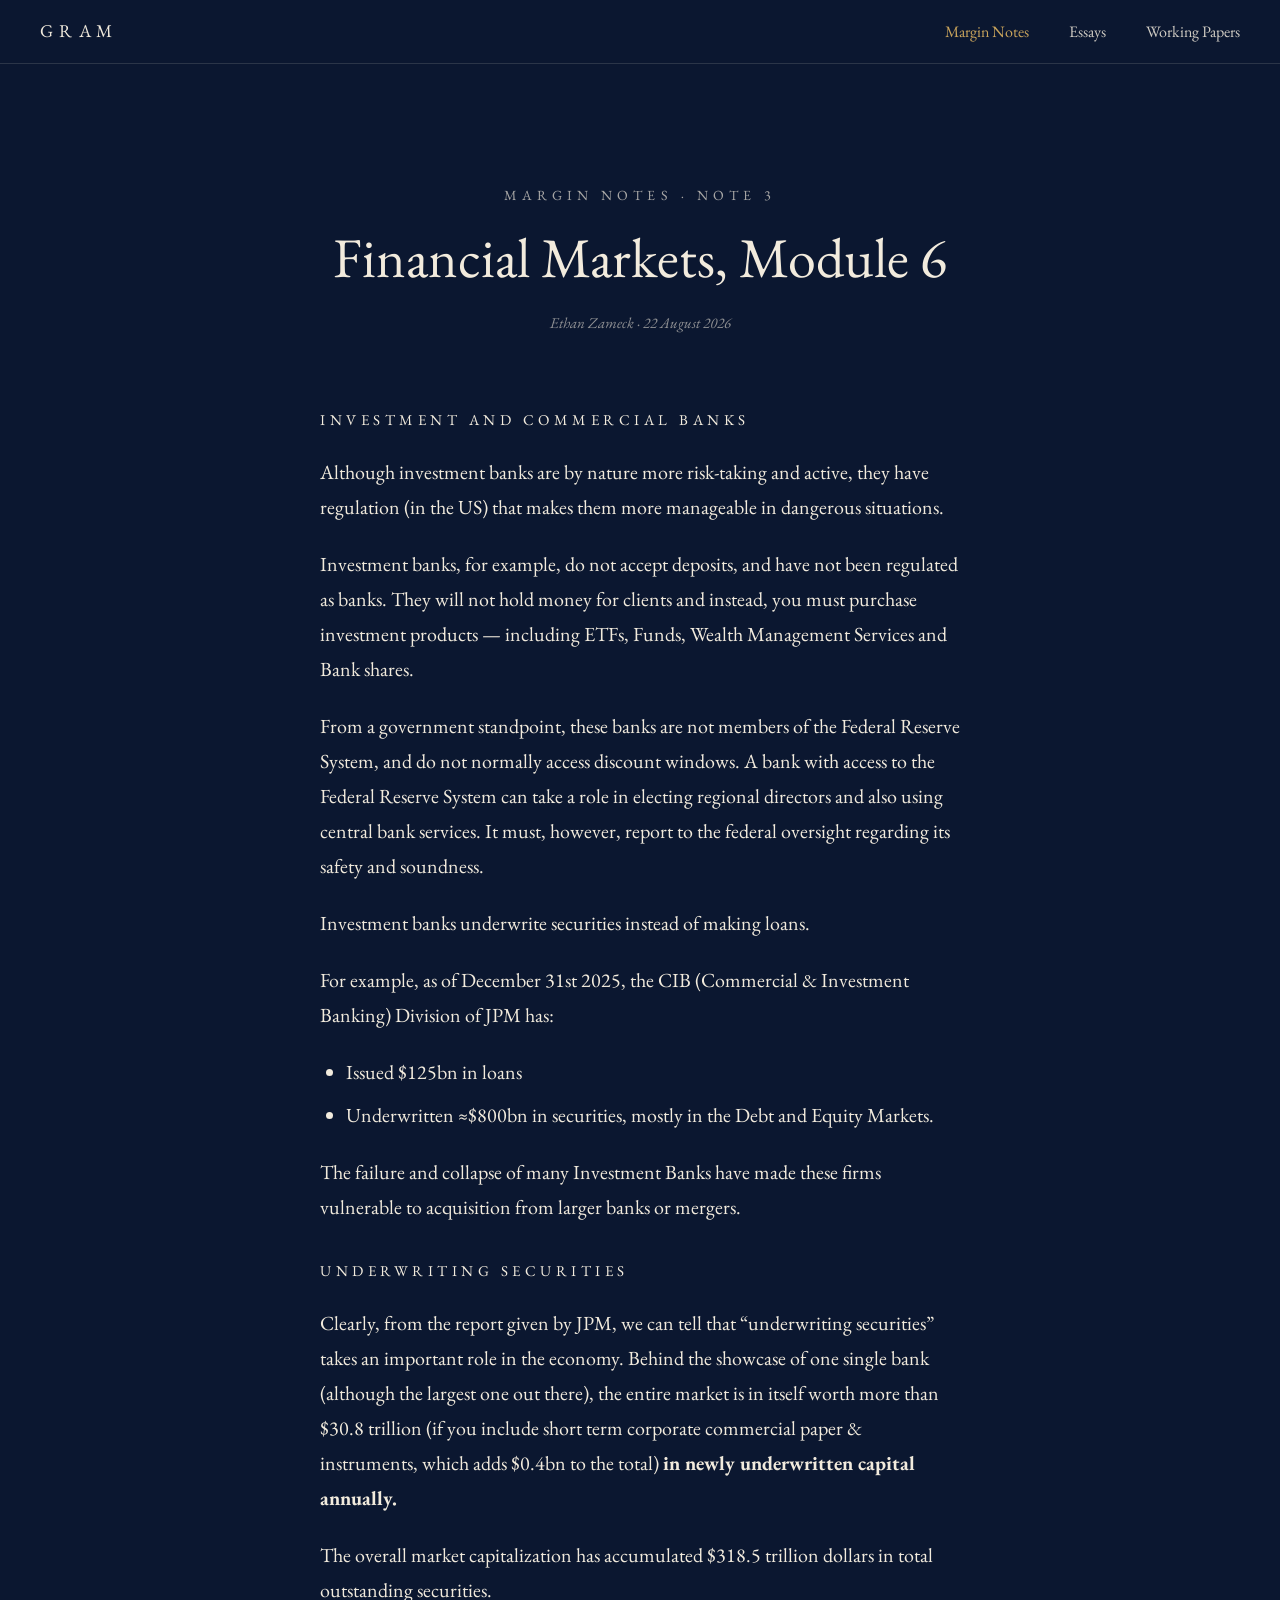
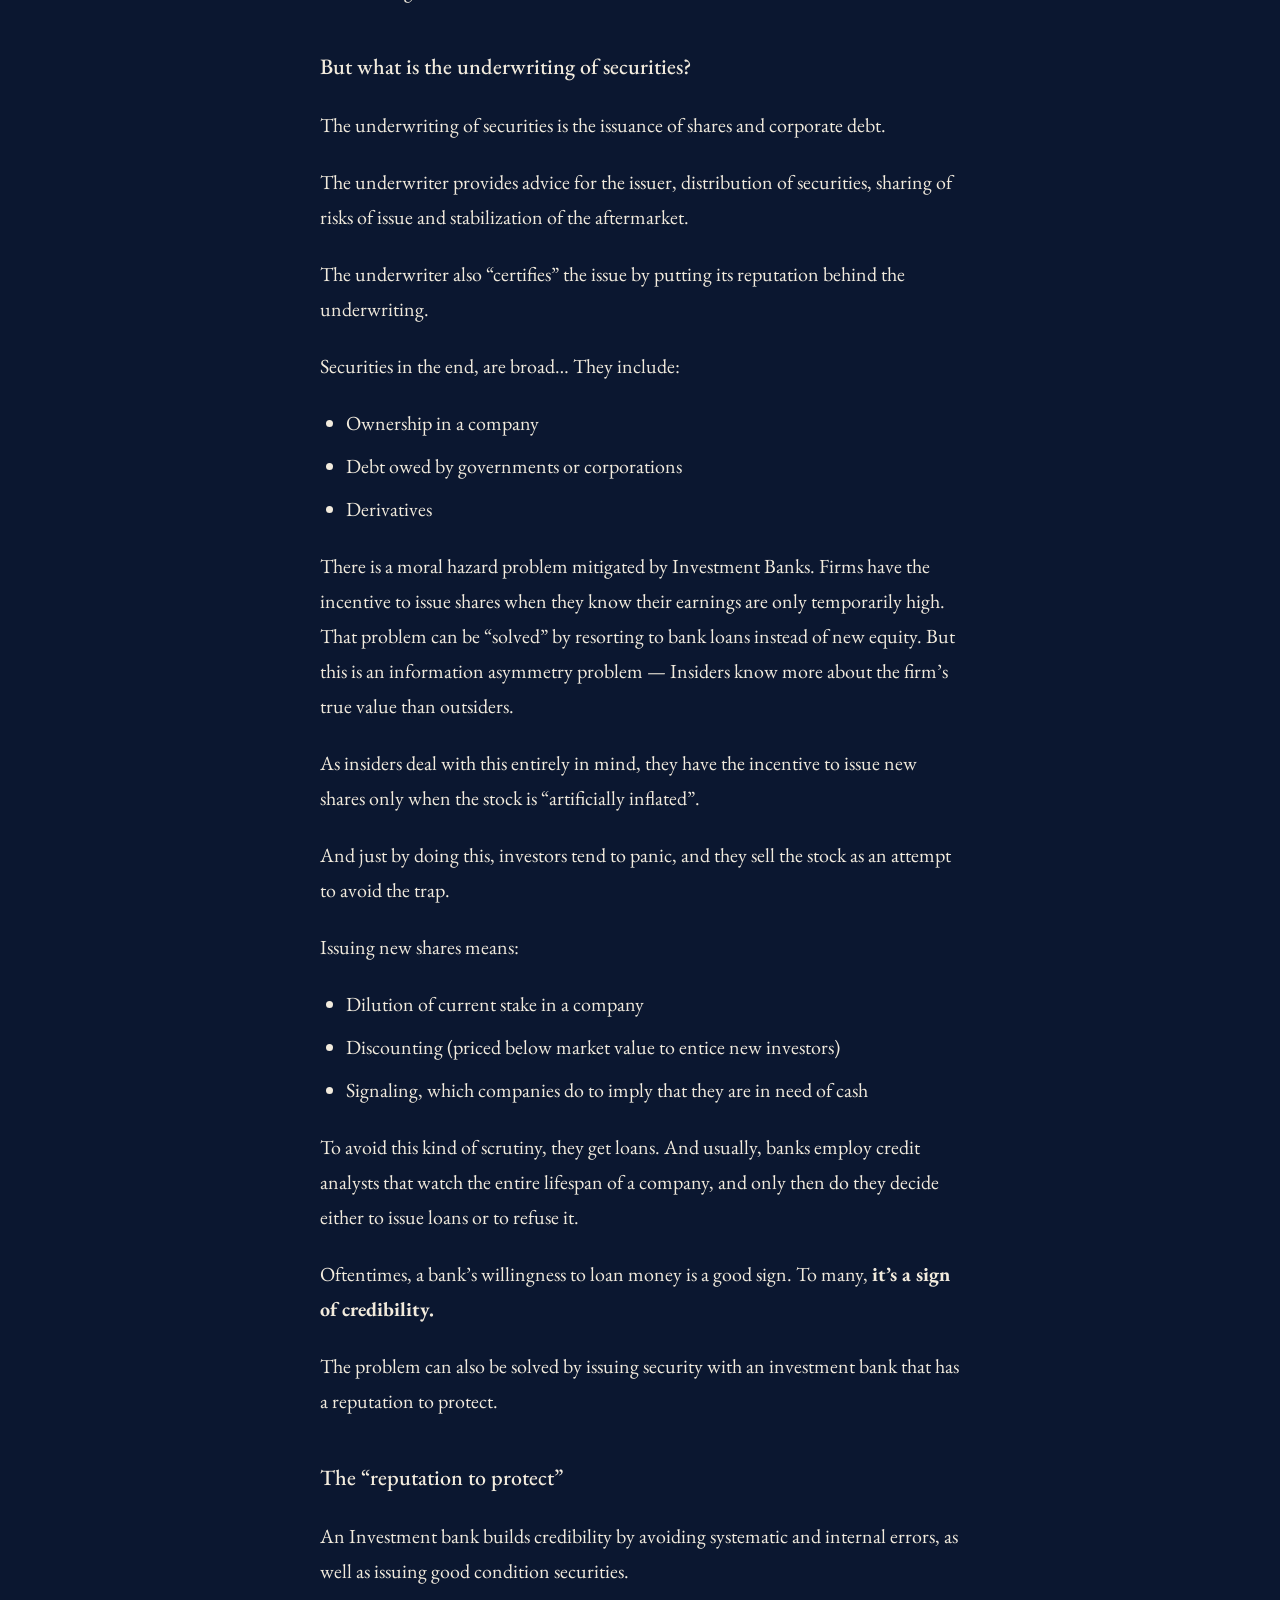
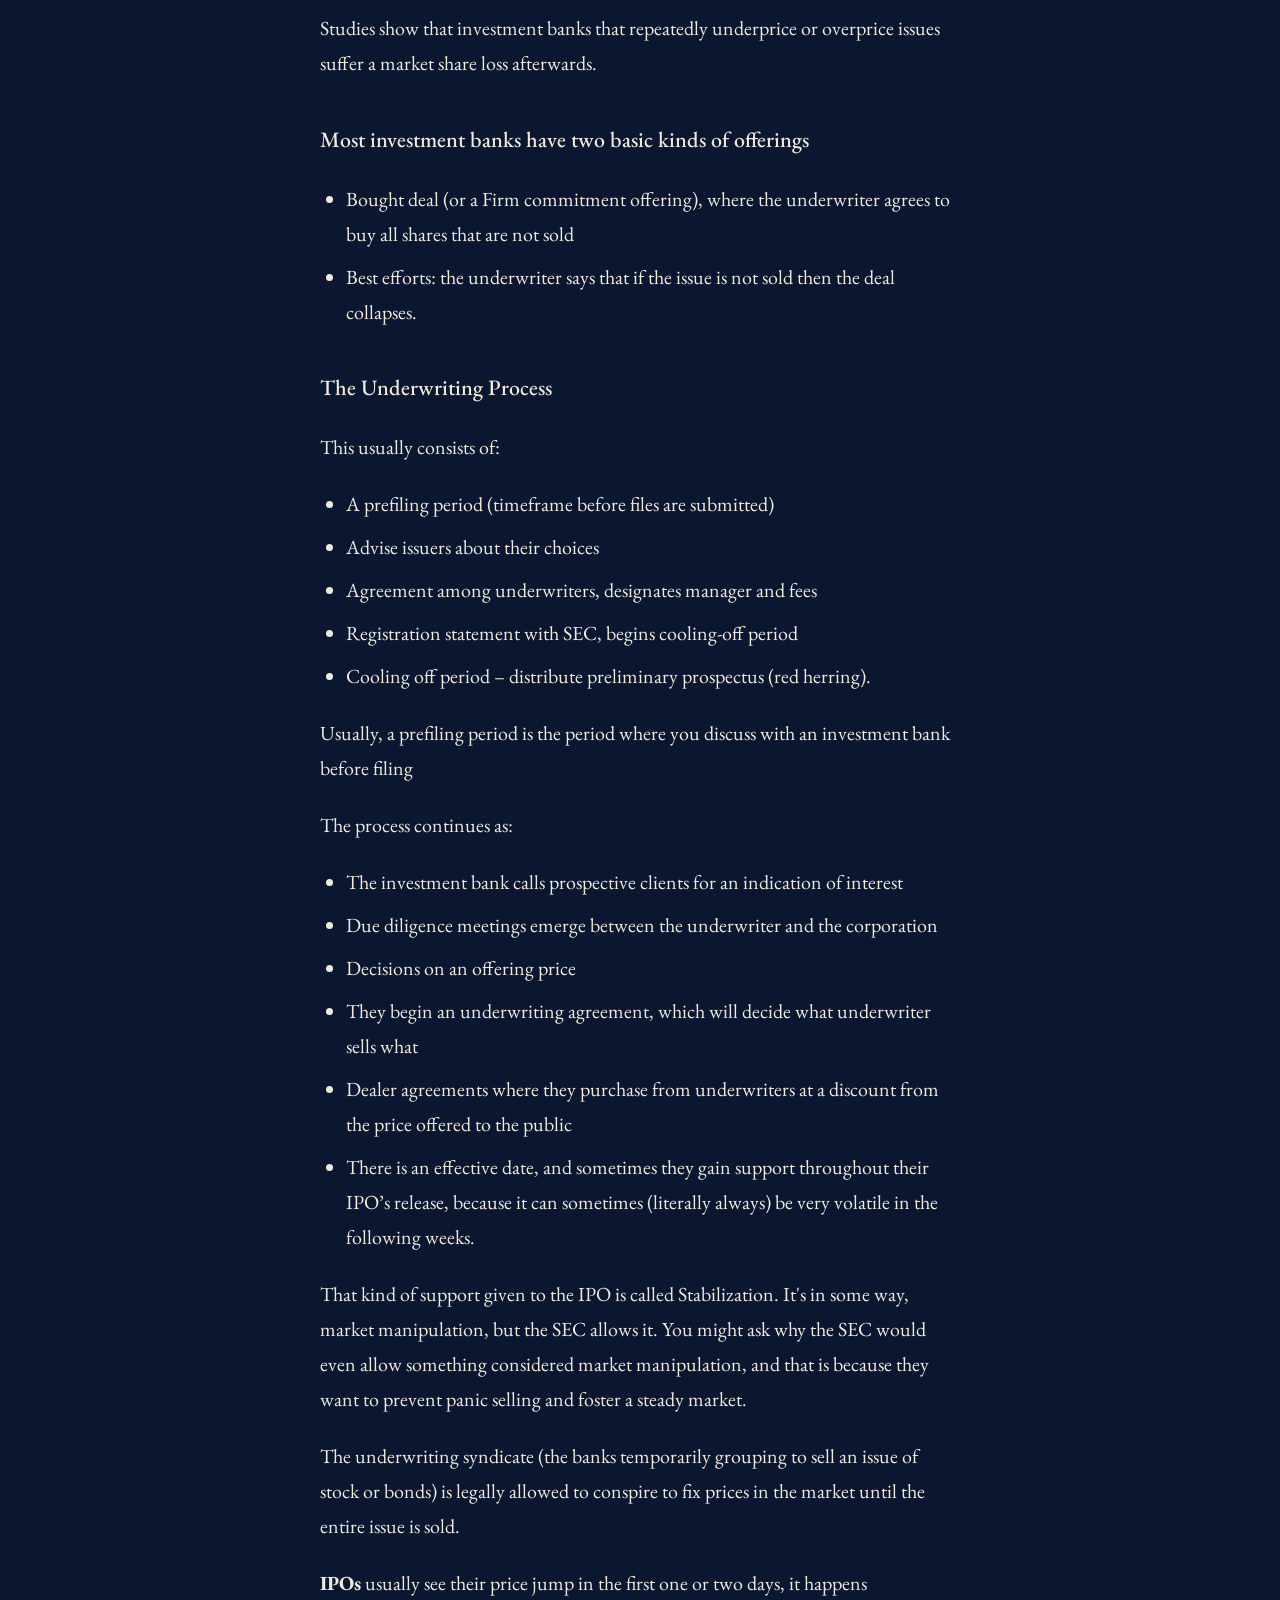
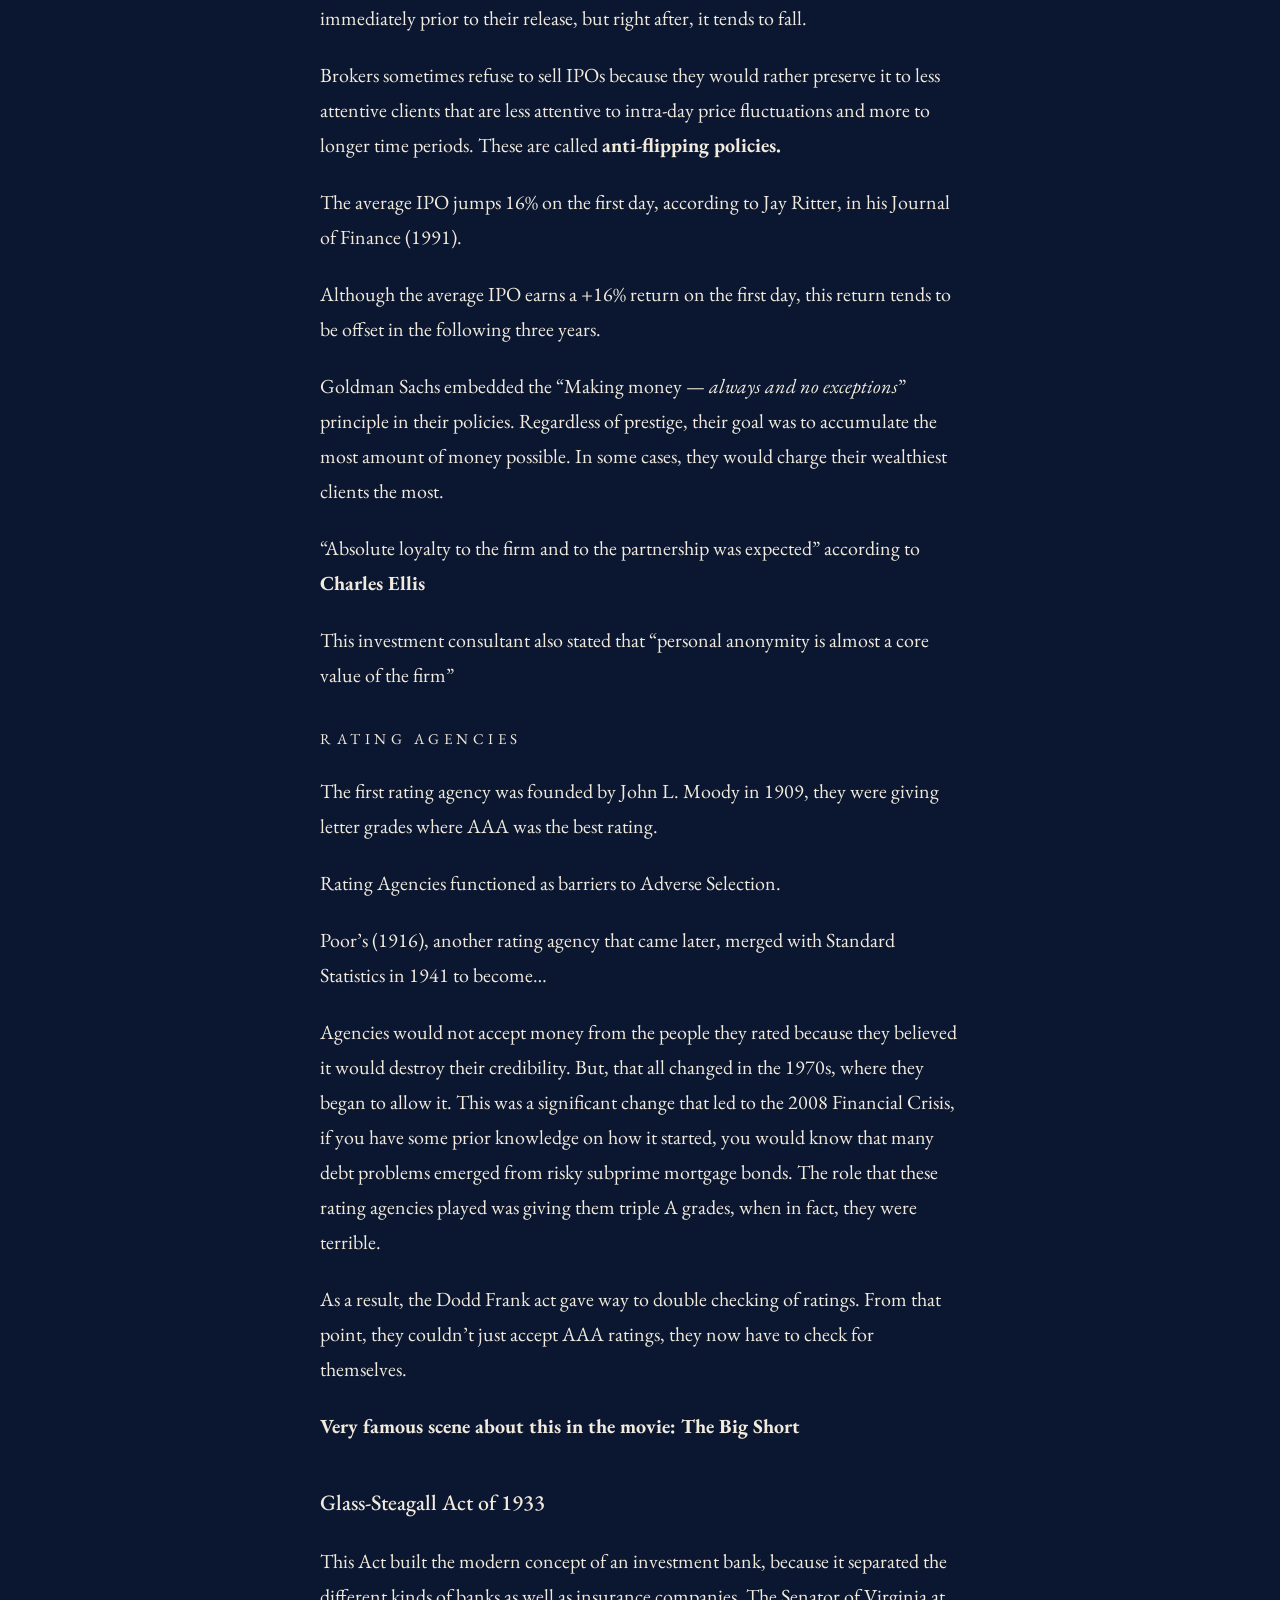
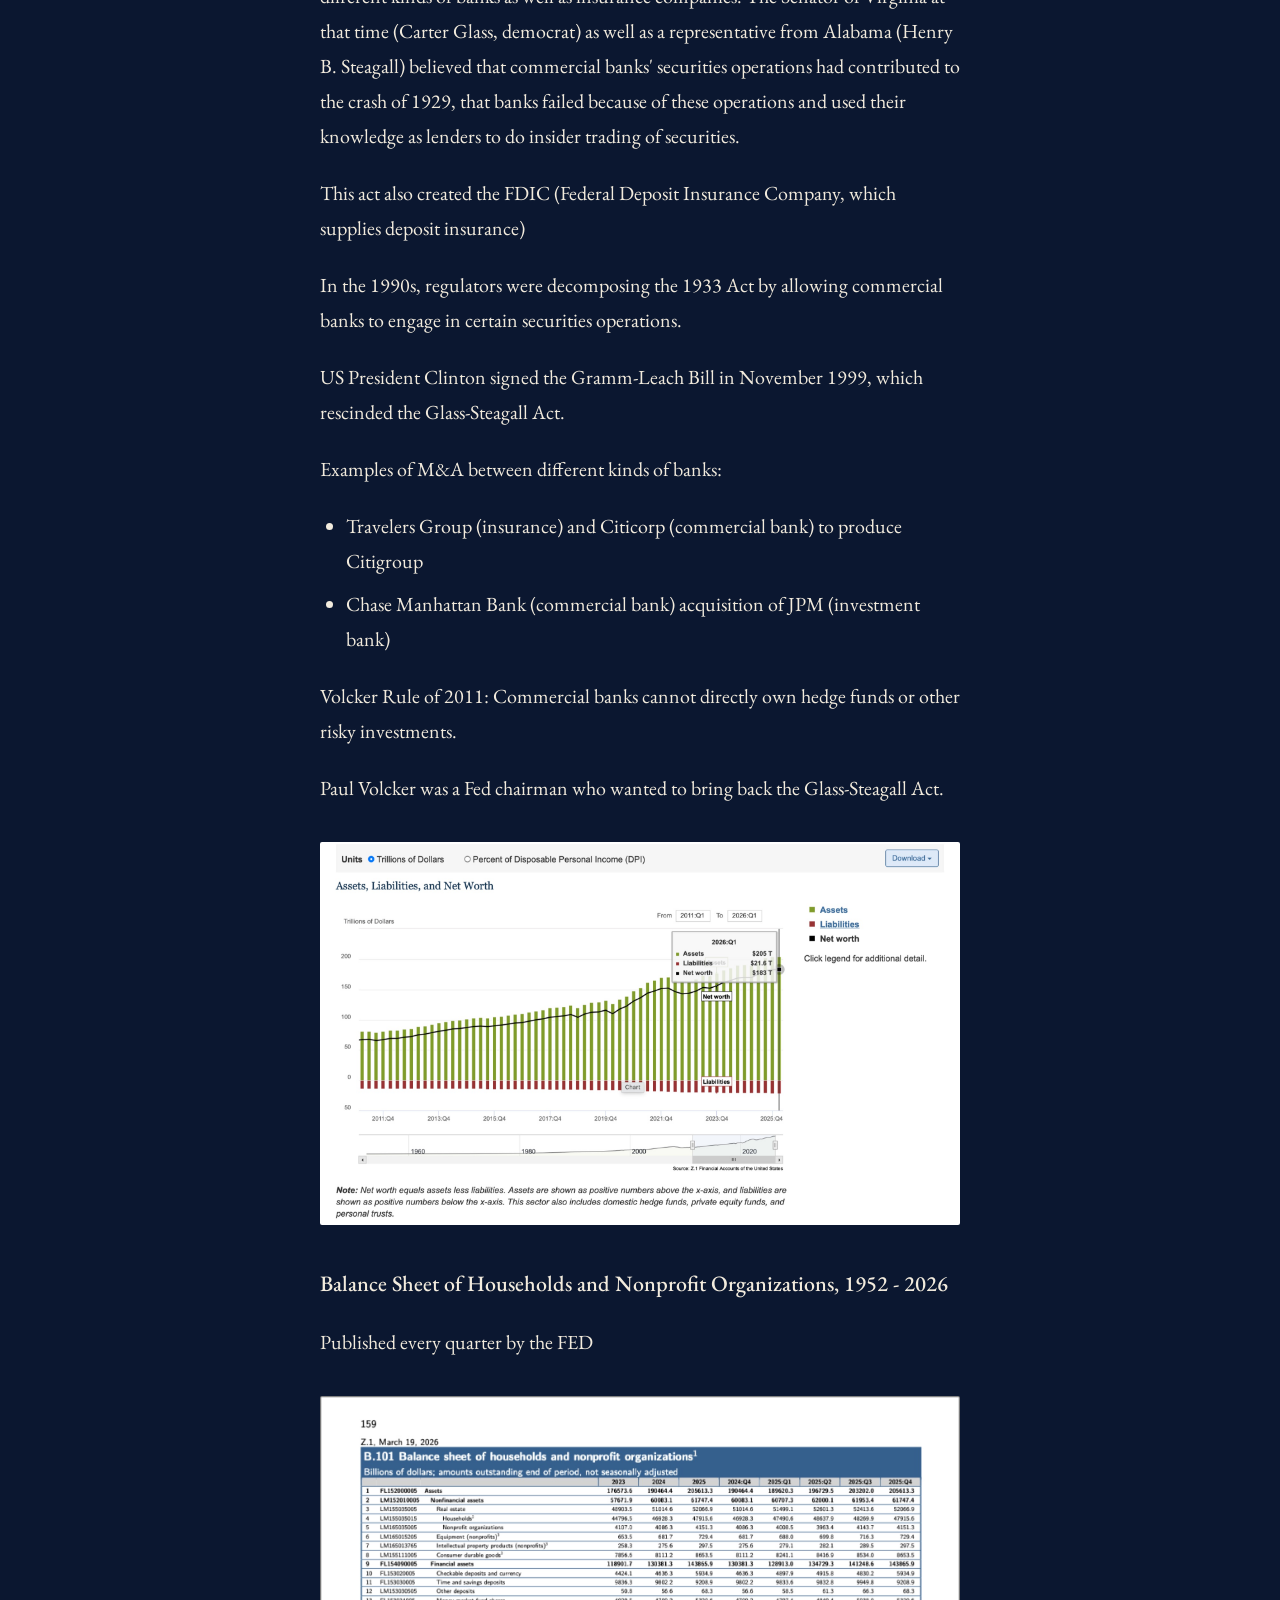
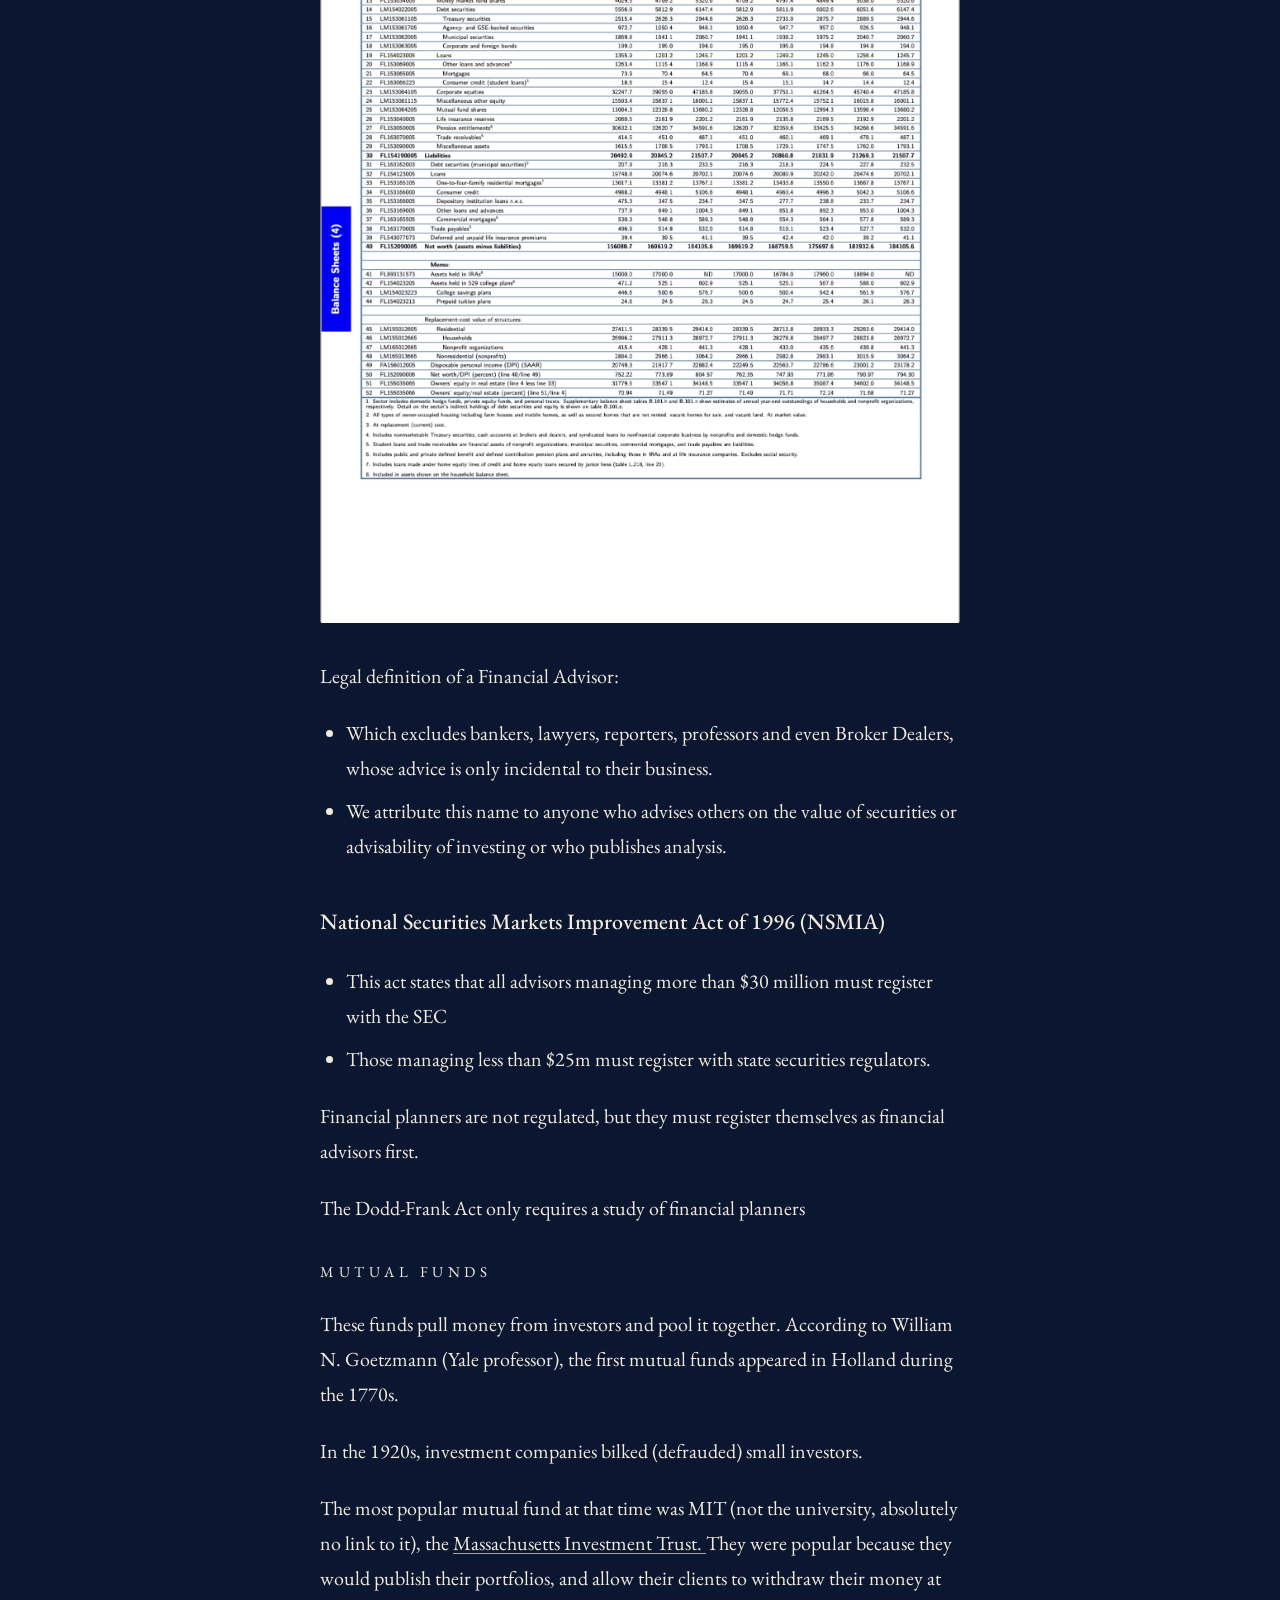
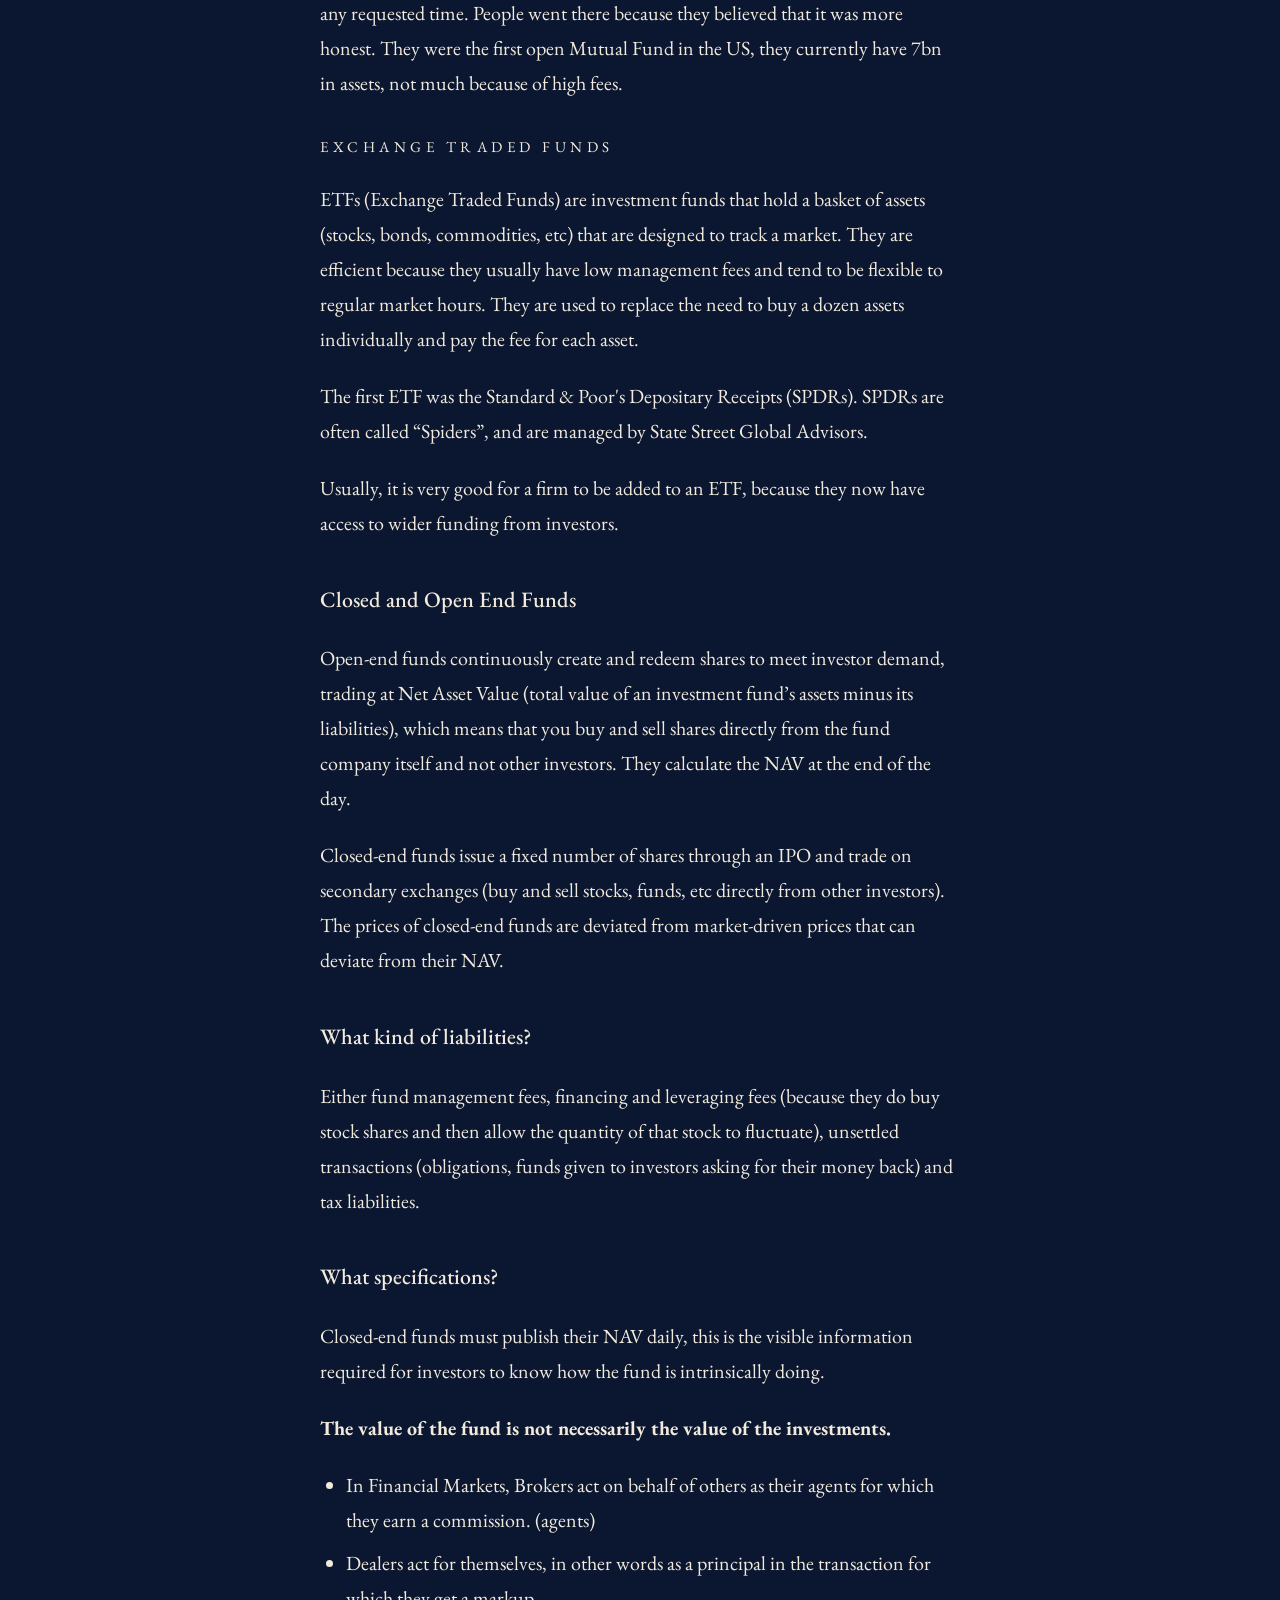
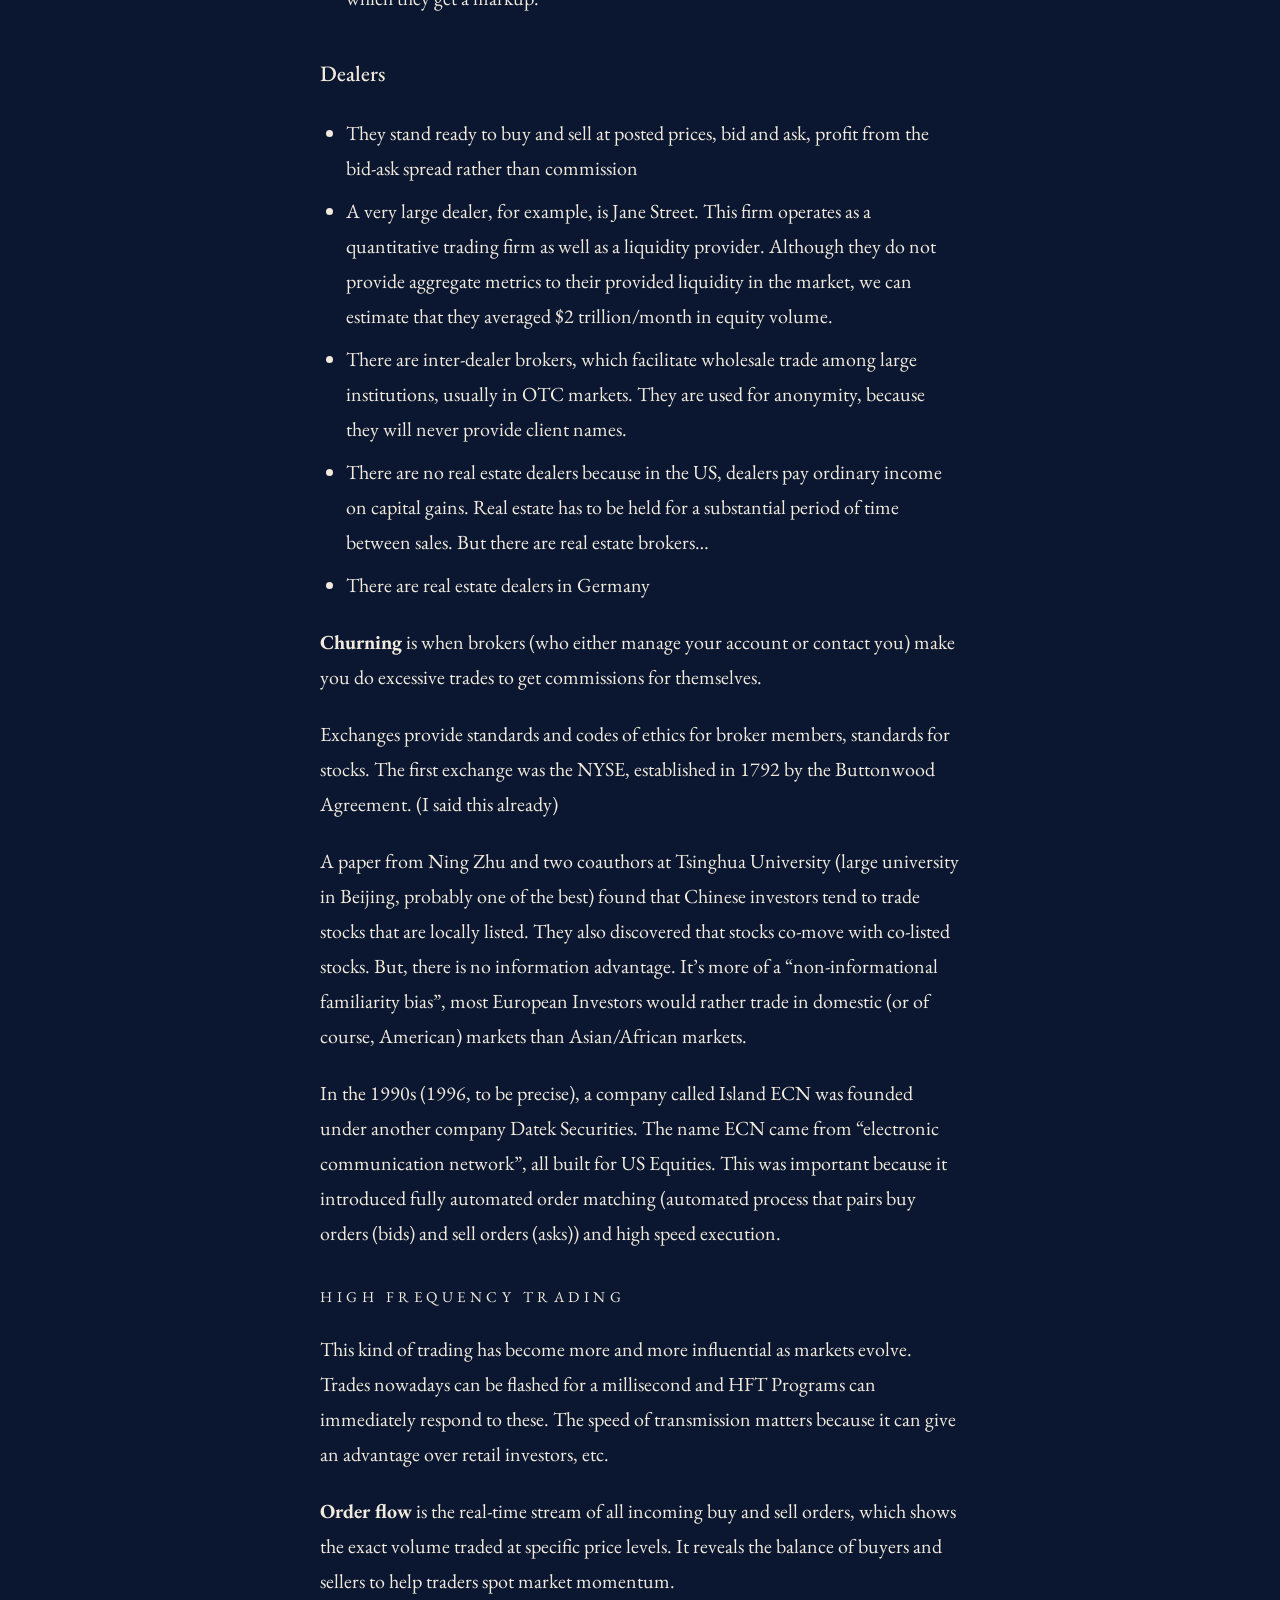
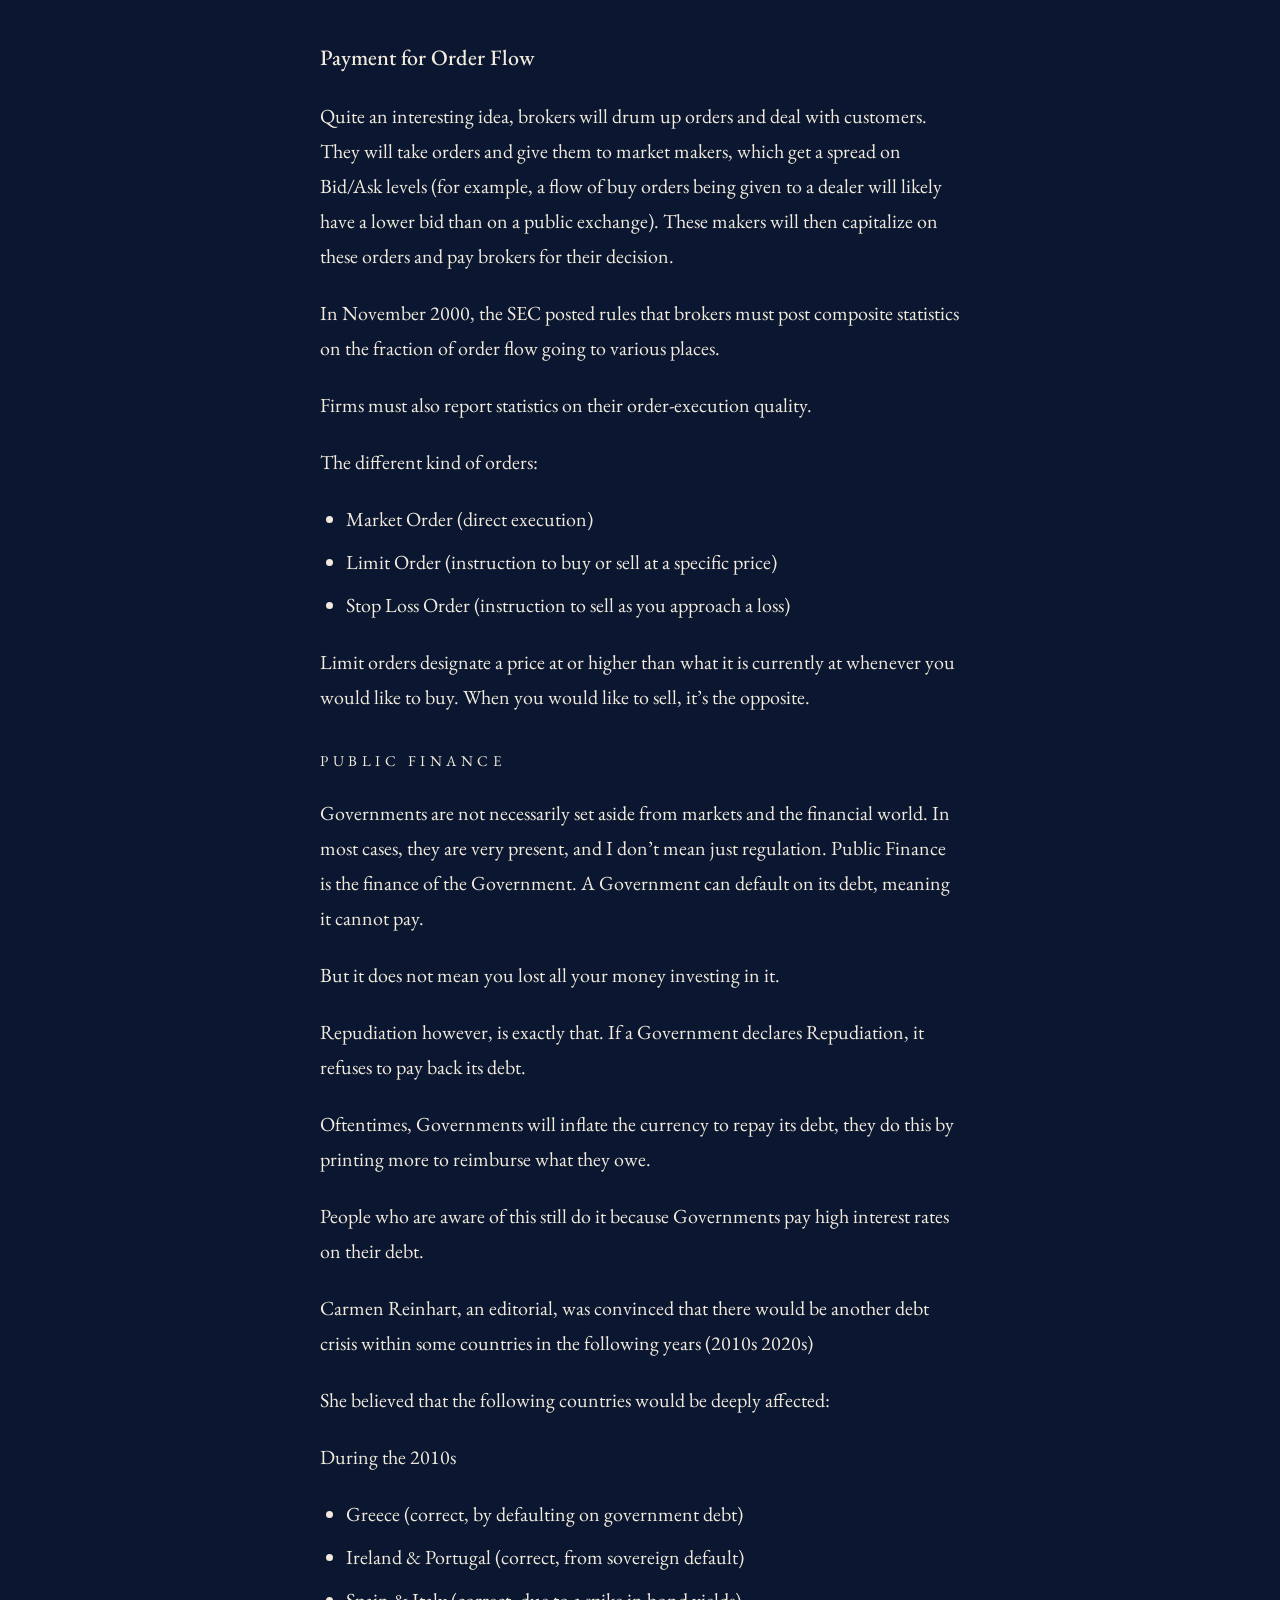
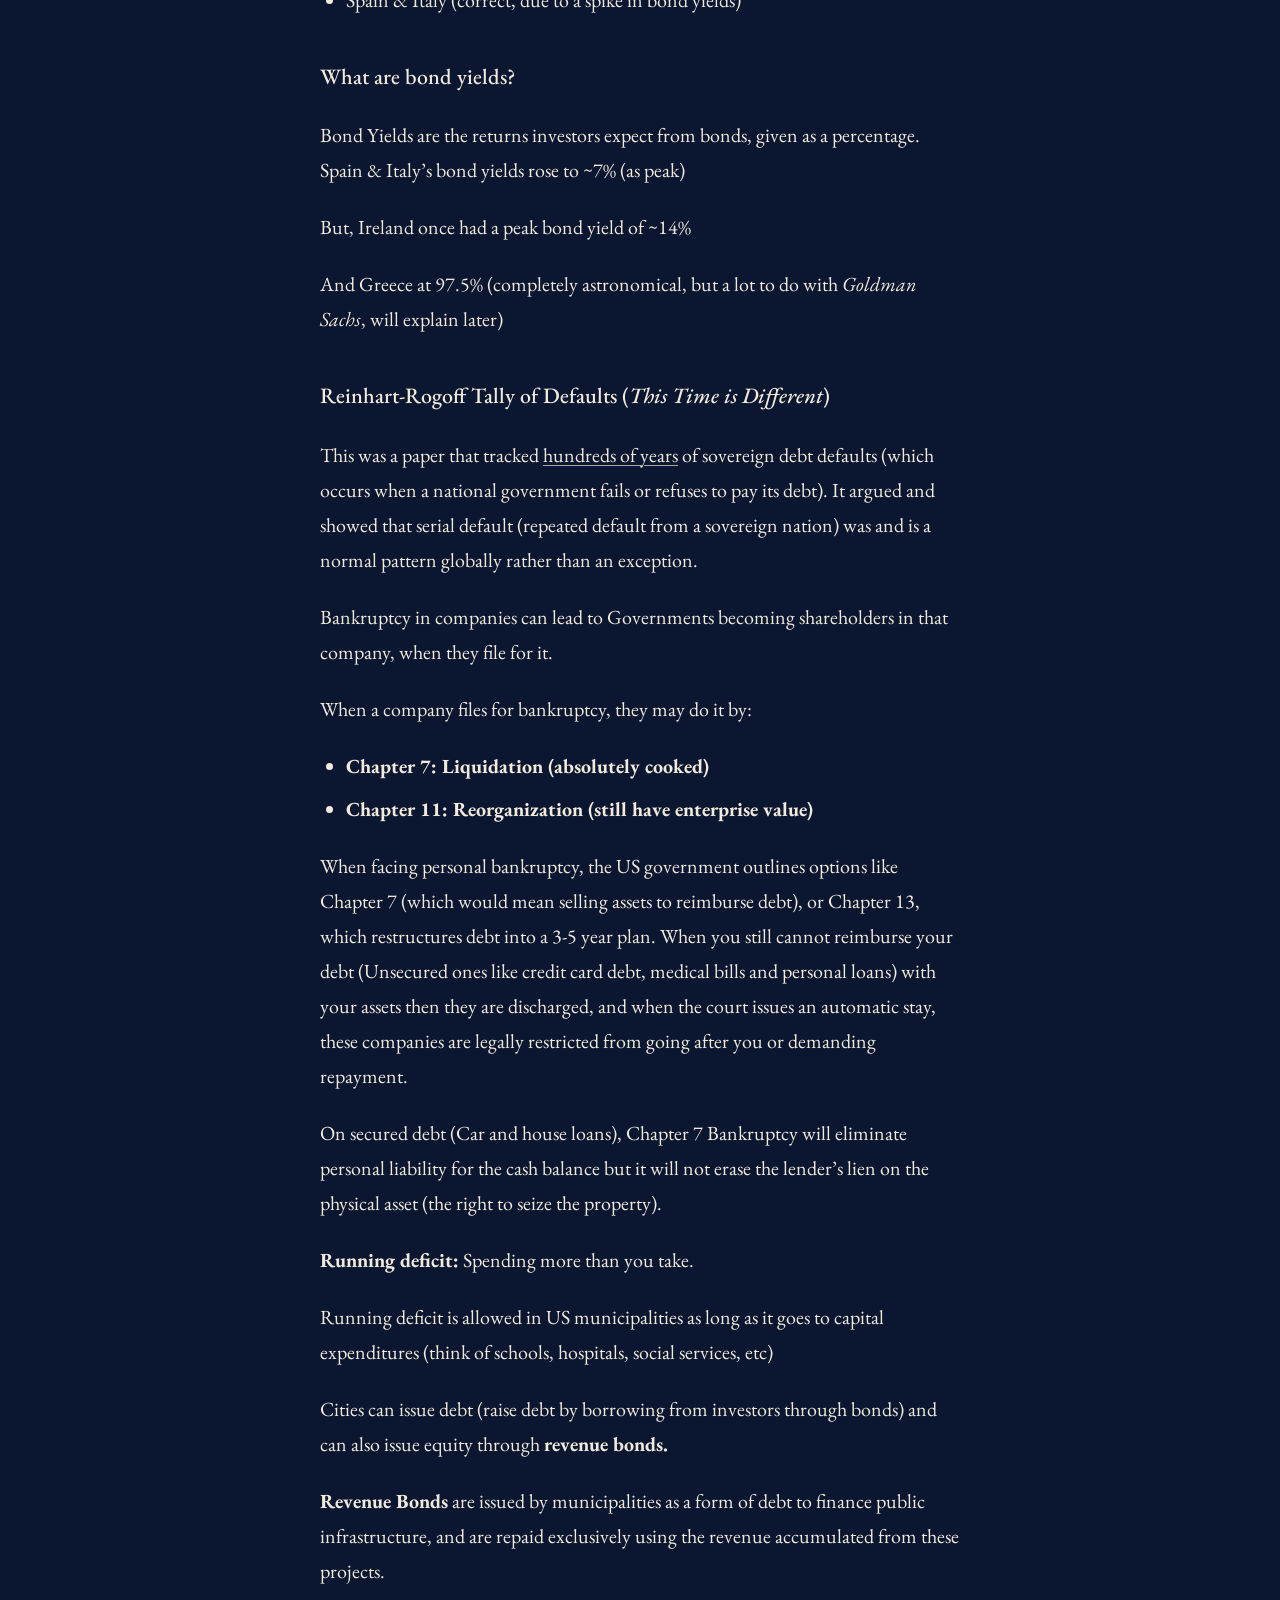
<file: notes/financial-markets-module-6.html>
<!DOCTYPE html>
<html lang="en">
<head>
<meta charset="UTF-8">
<meta name="viewport" content="width=device-width, initial-scale=1.0">
<title>Financial Markets, Module 6 — GRAM</title>
<meta name="description" content="Margin Notes, Note 3: Investment banks and underwriting, funds, brokers and dealers, and public finance.">
<link rel="preconnect" href="https://fonts.googleapis.com">
<link rel="preconnect" href="https://fonts.gstatic.com" crossorigin>
<link href="https://fonts.googleapis.com/css2?family=EB+Garamond:ital,wght@0,400;0,500;1,400&display=swap" rel="stylesheet">
<link rel="stylesheet" href="../research.css">
</head>
<body>

<header class="bar">
  <a href="../" class="mark">GRAM</a>
  <nav>
    <a href="../margin-notes.html" aria-current="page">Margin Notes</a>
    <a href="../essays.html">Essays</a>
    <a href="../working-papers.html">Working Papers</a>
  </nav>
</header>

<main>
  <article>
    <header>
      <p class="kicker">Margin Notes · Note 3</p>
      <h1>Financial Markets, Module 6</h1>
      <p class="byline">Ethan Zameck · 22 August 2026</p>
    </header>

    <div class="body">
      <h2>Investment and Commercial Banks</h2>
      <p>Although investment banks are by nature more risk-taking and active, they have regulation (in the US) that makes them more manageable in dangerous situations.</p>
      <p>Investment banks, for example, do not accept deposits, and have not been regulated as banks. They will not hold money for clients and instead, you must purchase investment products — including ETFs, Funds, Wealth Management Services and Bank shares.</p>
      <p>From a government standpoint, these banks are not members of the Federal Reserve System, and do not normally access discount windows. A bank with access to the Federal Reserve System can take a role in electing regional directors and also using central bank services. It must, however, report to the federal oversight regarding its safety and soundness.</p>
      <p>Investment banks underwrite securities instead of making loans.</p>
      <p>For example, as of December 31st 2025, the CIB (Commercial &amp; Investment Banking) Division of JPM has:</p>
      <ul>
       <li>Issued $125bn in loans</li>
       <li>Underwritten ≈$800bn in securities, mostly in the Debt and Equity Markets.</li>
      </ul>
      <p>The failure and collapse of many Investment Banks have made these firms vulnerable to acquisition from larger banks or mergers.</p>
      <h2>Underwriting Securities</h2>
      <p>Clearly, from the report given by JPM, we can tell that “underwriting securities” takes an important role in the economy. Behind the showcase of one single bank (although the largest one out there), the entire market is in itself worth more than $30.8 trillion (if you include short term corporate commercial paper &amp; instruments, which adds $0.4bn to the total) <strong>in newly underwritten capital annually.</strong></p>
      <p>The overall market capitalization has accumulated $318.5 trillion dollars in total outstanding securities.</p>
      <h3>But what is the underwriting of securities?</h3>
      <p>The underwriting of securities is the issuance of shares and corporate debt.</p>
      <p>The underwriter provides advice for the issuer, distribution of securities, sharing of risks of issue and stabilization of the aftermarket.</p>
      <p>The underwriter also “certifies” the issue by putting its reputation behind the underwriting.</p>
      <p>Securities in the end, are broad… They include:</p>
      <ul>
       <li>Ownership in a company</li>
       <li>Debt owed by governments or corporations</li>
       <li>Derivatives</li>
      </ul>
      <p>There is a moral hazard problem mitigated by Investment Banks. Firms have the incentive to issue shares when they know their earnings are only temporarily high. That problem can be “solved” by resorting to bank loans instead of new equity. But this is an information asymmetry problem — Insiders know more about the firm’s true value than outsiders.</p>
      <p>As insiders deal with this entirely in mind, they have the incentive to issue new shares only when the stock is “artificially inflated”.</p>
      <p>And just by doing this, investors tend to panic, and they sell the stock as an attempt to avoid the trap.</p>
      <p>Issuing new shares means:</p>
      <ul>
       <li>Dilution of current stake in a company</li>
       <li>Discounting (priced below market value to entice new investors)</li>
       <li>Signaling, which companies do to imply that they are in need of cash</li>
      </ul>
      <p>To avoid this kind of scrutiny, they get loans. And usually, banks employ credit analysts that watch the entire lifespan of a company, and only then do they decide either to issue loans or to refuse it.</p>
      <p>Oftentimes, a bank’s willingness to loan money is a good sign. To many, <strong>it’s a sign of credibility.</strong></p>
      <p>The problem can also be solved by issuing security with an investment bank that has a reputation to protect.</p>
      <h3>The “reputation to protect”</h3>
      <p>An Investment bank builds credibility by avoiding systematic and internal errors, as well as issuing good condition securities.</p>
      <p>Studies show that investment banks that repeatedly underprice or overprice issues suffer a market share loss afterwards.</p>
      <h3>Most investment banks have two basic kinds of offerings</h3>
      <ul>
       <li>Bought deal (or a Firm commitment offering), where the underwriter agrees to buy all shares that are not sold</li>
       <li>Best efforts: the underwriter says that if the issue is not sold then the deal collapses.</li>
      </ul>
      <h3>The Underwriting Process</h3>
      <p>This usually consists of:</p>
      <ul>
       <li>A prefiling period (timeframe before files are submitted)</li>
       <li>Advise issuers about their choices</li>
       <li>Agreement among underwriters, designates manager and fees</li>
       <li>Registration statement with SEC, begins cooling-off period</li>
       <li>Cooling off period – distribute preliminary prospectus (red herring).</li>
      </ul>
      <p>Usually, a prefiling period is the period where you discuss with an investment bank before filing</p>
      <p>The process continues as:</p>
      <ul>
       <li>The investment bank calls prospective clients for an indication of interest</li>
       <li>Due diligence meetings emerge between the underwriter and the corporation</li>
       <li>Decisions on an offering price</li>
       <li>They begin an underwriting agreement, which will decide what underwriter sells what</li>
       <li>Dealer agreements where they purchase from underwriters at a discount from the price offered to the public</li>
       <li>There is an effective date, and sometimes they gain support throughout their IPO’s release, because it can sometimes (literally always) be very volatile in the following weeks.</li>
      </ul>
      <p>That kind of support given to the IPO is called Stabilization. It's in some way, market manipulation, but the SEC allows it. You might ask why the SEC would even allow something considered market manipulation, and that is because they want to prevent panic selling and foster a steady market.</p>
      <p>The underwriting syndicate (the banks temporarily grouping to sell an issue of stock or bonds) is legally allowed to conspire to fix prices in the market until the entire issue is sold.</p>
      <p><strong>IPOs</strong> usually see their price jump in the first one or two days, it happens immediately prior to their release, but right after, it tends to fall.</p>
      <p>Brokers sometimes refuse to sell IPOs because they would rather preserve it to less attentive clients that are less attentive to intra-day price fluctuations and more to longer time periods. These are called <strong>anti-flipping policies.</strong></p>
      <p>The average IPO jumps 16% on the first day, according to Jay Ritter, in his Journal of Finance (1991).</p>
      <p>Although the average IPO earns a +16% return on the first day, this return tends to be offset in the following three years.</p>
      <p>Goldman Sachs embedded the “Making money — <em>always and no exceptions</em>” principle in their policies. Regardless of prestige, their goal was to accumulate the most amount of money possible. In some cases, they would charge their wealthiest clients the most.</p>
      <p>“Absolute loyalty to the firm and to the partnership was expected” according to <strong>Charles Ellis</strong></p>
      <p>This investment consultant also stated that “personal anonymity is almost a core value of the firm”</p>
      <h2>Rating Agencies</h2>
      <p>The first rating agency was founded by John L. Moody in 1909, they were giving letter grades where AAA was the best rating.</p>
      <p>Rating Agencies functioned as barriers to Adverse Selection.</p>
      <p>Poor’s (1916), another rating agency that came later, merged with Standard Statistics in 1941 to become…</p>
      <p>Agencies would not accept money from the people they rated because they believed it would destroy their credibility. But, that all changed in the 1970s, where they began to allow it. This was a significant change that led to the 2008 Financial Crisis, if you have some prior knowledge on how it started, you would know that many debt problems emerged from risky subprime mortgage bonds. The role that these rating agencies played was giving them triple A grades, when in fact, they were terrible.</p>
      <p>As a result, the Dodd Frank act gave way to double checking of ratings. From that point, they couldn’t just accept AAA ratings, they now have to check for themselves.</p>
      <p><strong>Very famous scene about this in the movie: The Big Short</strong></p>
      <h3>Glass-Steagall Act of 1933</h3>
      <p>This Act built the modern concept of an investment bank, because it separated the different kinds of banks as well as insurance companies. The Senator of Virginia at that time (Carter Glass, democrat) as well as a representative from Alabama (Henry B. Steagall) believed that commercial banks' securities operations had contributed to the crash of 1929, that banks failed because of these operations and used their knowledge as lenders to do insider trading of securities.</p>
      <p>This act also created the FDIC (Federal Deposit Insurance Company, which supplies deposit insurance)</p>
      <p>In the 1990s, regulators were decomposing the 1933 Act by allowing commercial banks to engage in certain securities operations.</p>
      <p>US President Clinton signed the Gramm-Leach Bill in November 1999, which rescinded the Glass-Steagall Act.</p>
      <p>Examples of M&amp;A between different kinds of banks:</p>
      <ul>
       <li>Travelers Group (insurance) and Citicorp (commercial bank) to produce Citigroup</li>
       <li>Chase Manhattan Bank (commercial bank) acquisition of JPM (investment bank)</li>
      </ul>
      <p>Volcker Rule of 2011: Commercial banks cannot directly own hedge funds or other risky investments.</p>
      <p>Paul Volcker was a Fed chairman who wanted to bring back the Glass-Steagall Act.</p>
      <figure><a href="img/financial-markets-module-6/figure-1.jpg"><img src="img/financial-markets-module-6/figure-1.jpg" alt="Chart: assets, liabilities and net worth of US households and nonprofits, 2011 to 2026" loading="lazy"></a></figure>
      <h3>Balance Sheet of Households and Nonprofit Organizations, 1952 - 2026</h3>
      <p>Published every quarter by the FED</p>
      <figure><a href="img/financial-markets-module-6/figure-2.jpg"><img src="img/financial-markets-module-6/figure-2.jpg" alt="Federal Reserve table B.101: balance sheet of households and nonprofit organizations" loading="lazy"></a></figure>
      <p>Legal definition of a Financial Advisor:</p>
      <ul>
       <li>Which excludes bankers, lawyers, reporters, professors and even Broker Dealers, whose advice is only incidental to their business.</li>
       <li>We attribute this name to anyone who advises others on the value of securities or advisability of investing or who publishes analysis.</li>
      </ul>
      <h3>National Securities Markets Improvement Act of 1996 (NSMIA)</h3>
      <ul>
       <li>This act states that all advisors managing more than $30 million must register with the SEC</li>
       <li>Those managing less than $25m must register with state securities regulators.</li>
      </ul>
      <p>Financial planners are not regulated, but they must register themselves as financial advisors first.</p>
      <p>The Dodd-Frank Act only requires a study of financial planners</p>
      <h2>Mutual Funds</h2>
      <p>These funds pull money from investors and pool it together. According to William N. Goetzmann (Yale professor), the first mutual funds appeared in Holland during the 1770s.</p>
      <p>In the 1920s, investment companies bilked (defrauded) small investors.</p>
      <p>The most popular mutual fund at that time was MIT (not the university, absolutely no link to it), the <u>Massachusetts Investment Trust. </u>They were popular because they would publish their portfolios, and allow their clients to withdraw their money at any requested time. People went there because they believed that it was more honest. They were the first open Mutual Fund in the US, they currently have 7bn in assets, not much because of high fees.</p>
      <h2>Exchange Traded Funds</h2>
      <p>ETFs (Exchange Traded Funds) are investment funds that hold a basket of assets (stocks, bonds, commodities, etc) that are designed to track a market. They are efficient because they usually have low management fees and tend to be flexible to regular market hours. They are used to replace the need to buy a dozen assets individually and pay the fee for each asset.</p>
      <p>The first ETF was the Standard &amp; Poor's Depositary Receipts (SPDRs). SPDRs are often called “Spiders”, and are managed by State Street Global Advisors.</p>
      <p>Usually, it is very good for a firm to be added to an ETF, because they now have access to wider funding from investors.</p>
      <h3>Closed and Open End Funds</h3>
      <p>Open-end funds continuously create and redeem shares to meet investor demand, trading at Net Asset Value (total value of an investment fund’s assets minus its liabilities), which means that you buy and sell shares directly from the fund company itself and not other investors. They calculate the NAV at the end of the day.</p>
      <p>Closed-end funds issue a fixed number of shares through an IPO and trade on secondary exchanges (buy and sell stocks, funds, etc directly from other investors). The prices of closed-end funds are deviated from market-driven prices that can deviate from their NAV.</p>
      <h3>What kind of liabilities?</h3>
      <p>Either fund management fees, financing and leveraging fees (because they do buy stock shares and then allow the quantity of that stock to fluctuate), unsettled transactions (obligations, funds given to investors asking for their money back) and tax liabilities.</p>
      <h3>What specifications?</h3>
      <p>Closed-end funds must publish their NAV daily, this is the visible information required for investors to know how the fund is intrinsically doing.</p>
      <p><strong>The value of the fund is not necessarily the value of the investments.</strong></p>
      <ul>
       <li>In Financial Markets, Brokers act on behalf of others as their agents for which they earn a commission. (agents)</li>
       <li>Dealers act for themselves, in other words as a principal in the transaction for which they get a markup.</li>
      </ul>
      <h3>Dealers</h3>
      <ul>
       <li>They stand ready to buy and sell at posted prices, bid and ask, profit from the bid-ask spread rather than commission</li>
       <li>A very large dealer, for example, is Jane Street. This firm operates as a quantitative trading firm as well as a liquidity provider. Although they do not provide aggregate metrics to their provided liquidity in the market, we can estimate that they averaged $2 trillion/month in equity volume.</li>
       <li>There are inter-dealer brokers, which facilitate wholesale trade among large institutions, usually in OTC markets. They are used for anonymity, because they will never provide client names.</li>
       <li>There are no real estate dealers because in the US, dealers pay ordinary income on capital gains. Real estate has to be held for a substantial period of time between sales. But there are real estate brokers…</li>
       <li>There are real estate dealers in Germany</li>
      </ul>
      <p><strong>Churning</strong> is when brokers (who either manage your account or contact you) make you do excessive trades to get commissions for themselves.</p>
      <p>Exchanges provide standards and codes of ethics for broker members, standards for stocks. The first exchange was the NYSE, established in 1792 by the Buttonwood Agreement. (I said this already)</p>
      <p>A paper from Ning Zhu and two coauthors at Tsinghua University (large university in Beijing, probably one of the best) found that Chinese investors tend to trade stocks that are locally listed. They also discovered that stocks co-move with co-listed stocks. But, there is no information advantage. It’s more of a “non-informational familiarity bias”, most European Investors would rather trade in domestic (or of course, American) markets than Asian/African markets.</p>
      <p>In the 1990s (1996, to be precise), a company called Island ECN was founded under another company Datek Securities. The name ECN came from “electronic communication network”, all built for US Equities. This was important because it introduced fully automated order matching (automated process that pairs buy orders (bids) and sell orders (asks)) and high speed execution.</p>
      <h2>High Frequency Trading</h2>
      <p>This kind of trading has become more and more influential as markets evolve. Trades nowadays can be flashed for a millisecond and HFT Programs can immediately respond to these. The speed of transmission matters because it can give an advantage over retail investors, etc.</p>
      <p><strong>Order flow</strong> is the real-time stream of all incoming buy and sell orders, which shows the exact volume traded at specific price levels. It reveals the balance of buyers and sellers to help traders spot market momentum.</p>
      <h3>Payment for Order Flow</h3>
      <p>Quite an interesting idea, brokers will drum up orders and deal with customers. They will take orders and give them to market makers, which get a spread on Bid/Ask levels (for example, a flow of buy orders being given to a dealer will likely have a lower bid than on a public exchange). These makers will then capitalize on these orders and pay brokers for their decision.</p>
      <p>In November 2000, the SEC posted rules that brokers must post composite statistics on the fraction of order flow going to various places.</p>
      <p>Firms must also report statistics on their order-execution quality.</p>
      <p>The different kind of orders:</p>
      <ul>
       <li>Market Order (direct execution)</li>
       <li>Limit Order (instruction to buy or sell at a specific price)</li>
       <li>Stop Loss Order (instruction to sell as you approach a loss)</li>
      </ul>
      <p>Limit orders designate a price at or higher than what it is currently at whenever you would like to buy. When you would like to sell, it’s the opposite.</p>
      <h2>Public Finance</h2>
      <p>Governments are not necessarily set aside from markets and the financial world. In most cases, they are very present, and I don’t mean just regulation. Public Finance is the finance of the Government. A Government can default on its debt, meaning it cannot pay.</p>
      <p>But it does not mean you lost all your money investing in it.</p>
      <p>Repudiation however, is exactly that. If a Government declares Repudiation, it refuses to pay back its debt.</p>
      <p>Oftentimes, Governments will inflate the currency to repay its debt, they do this by printing more to reimburse what they owe.</p>
      <p>People who are aware of this still do it because Governments pay high interest rates on their debt.</p>
      <p>Carmen Reinhart, an editorial, was convinced that there would be another debt crisis within some countries in the following years (2010s 2020s)</p>
      <p>She believed that the following countries would be deeply affected:</p>
      <p>During the 2010s</p>
      <ul>
       <li>Greece (correct, by defaulting on government debt)</li>
       <li>Ireland &amp; Portugal (correct, from sovereign default)</li>
       <li>Spain &amp; Italy (correct, due to a spike in bond yields)</li>
      </ul>
      <h3>What are bond yields?</h3>
      <p>Bond Yields are the returns investors expect from bonds, given as a percentage. Spain &amp; Italy’s bond yields rose to ~7% (as peak)</p>
      <p>But, Ireland once had a peak bond yield of ~14%</p>
      <p>And Greece at 97.5% (completely astronomical, but a lot to do with <em>Goldman Sachs</em>, will explain later)</p>
      <h3>Reinhart-Rogoff Tally of Defaults (<em>This Time is Different</em>)</h3>
      <p>This was a paper that tracked <u>hundreds of years</u> of sovereign debt defaults (which occurs when a national government fails or refuses to pay its debt). It argued and showed that serial default (repeated default from a sovereign nation) was and is a normal pattern globally rather than an exception.</p>
      <p>Bankruptcy in companies can lead to Governments becoming shareholders in that company, when they file for it.</p>
      <p>When a company files for bankruptcy, they may do it by:</p>
      <ul>
       <li><strong>Chapter 7: Liquidation (absolutely cooked)</strong></li>
       <li><strong>Chapter 11: Reorganization (still have enterprise value)</strong></li>
      </ul>
      <p>When facing personal bankruptcy, the US government outlines options like Chapter 7 (which would mean selling assets to reimburse debt), or Chapter 13, which restructures debt into a 3-5 year plan. When you still cannot reimburse your debt (Unsecured ones like credit card debt, medical bills and personal loans) with your assets then they are discharged, and when the court issues an automatic stay, these companies are legally restricted from going after you or demanding repayment.</p>
      <p>On secured debt (Car and house loans), Chapter 7 Bankruptcy will eliminate personal liability for the cash balance but it will not erase the lender’s lien on the physical asset (the right to seize the property).</p>
      <p><strong>Running deficit:</strong> Spending more than you take.</p>
      <p>Running deficit is allowed in US municipalities as long as it goes to capital expenditures (think of schools, hospitals, social services, etc)</p>
      <p>Cities can issue debt (raise debt by borrowing from investors through bonds) and can also issue equity through <strong>revenue bonds.</strong></p>
      <p><strong>Revenue Bonds</strong> are issued by municipalities as a form of debt to finance public infrastructure, and are repaid exclusively using the revenue accumulated from these projects.</p>
      <h3>Distressed debt investing</h3>
      <p>Investors can buy debt from a company by buying its bonds (or that of an investor who wants out) for pennies on the dollar. Holding onto this bond, it waits for all the company’s assets to be sold and transferred to a bankruptcy cash account. Once it does, it sells what it can to reimburse unsecured creditors (people to whom money is owed). This is usually exercised in OTC markets.</p>
      <h2>Origins of Social Insurance (began in Germany)</h2>
      <p>German social thinkers in the 1870s (such as Adolph Wagner) stressed insurance principles. Otto von Bismarck’s government instituted sickness insurance in 1883, accident insurance in 1884 and old age insurance in 1889.</p>
      <p><strong>Unemployment insurance emerged in 1911, United Kingdom</strong></p>
    </div>

    <section class="sources">
      <h2>Sources</h2>
      <ol>
        <li>Household balance sheet chart and table B.101: Federal Reserve, <em>Financial Accounts of the United States</em> (Z.1).</li>
      </ol>
    </section>

    <a class="back" href="../margin-notes.html">All Margin Notes</a>
  </article>
</main>

<footer>
  GRAM · UFEE · Ecolint · <span id="year"></span>
</footer>

<script>
  document.getElementById('year').textContent = new Date().getFullYear();
</script>
</body>
</html>
</file>
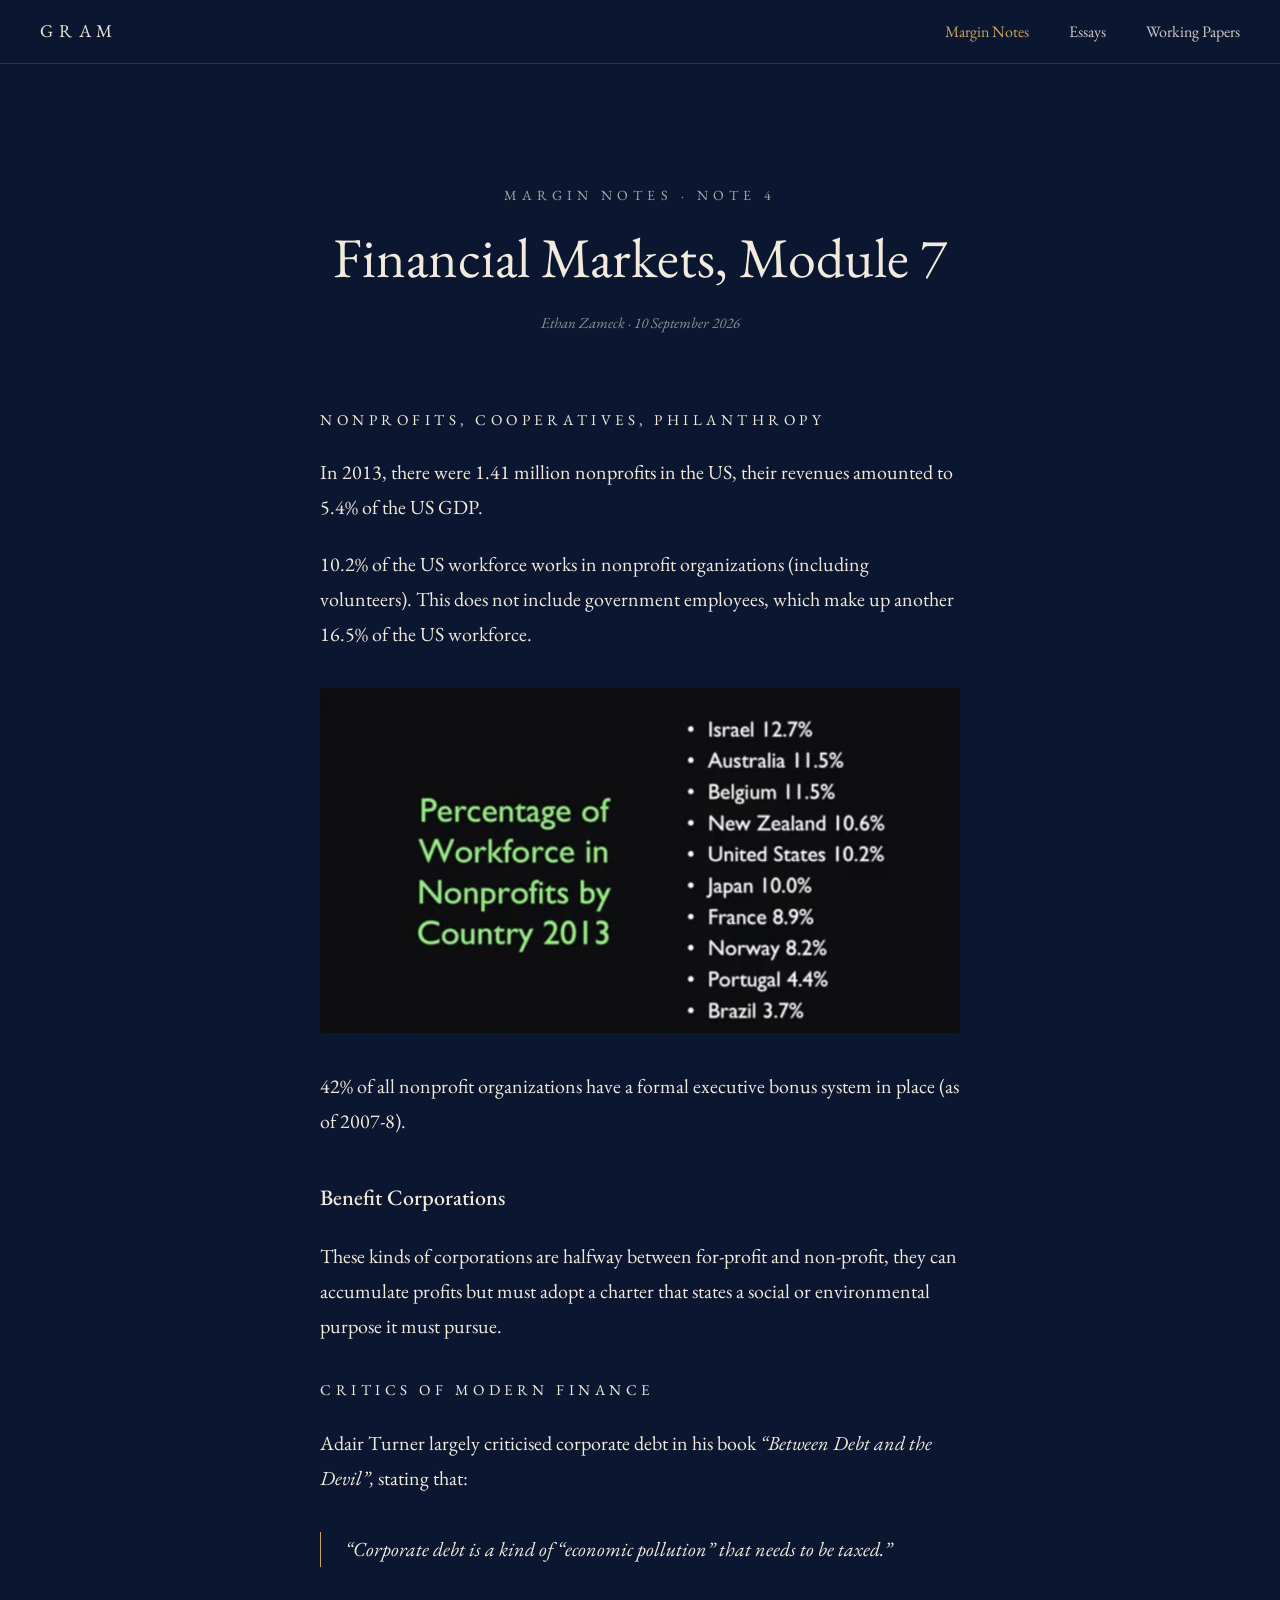
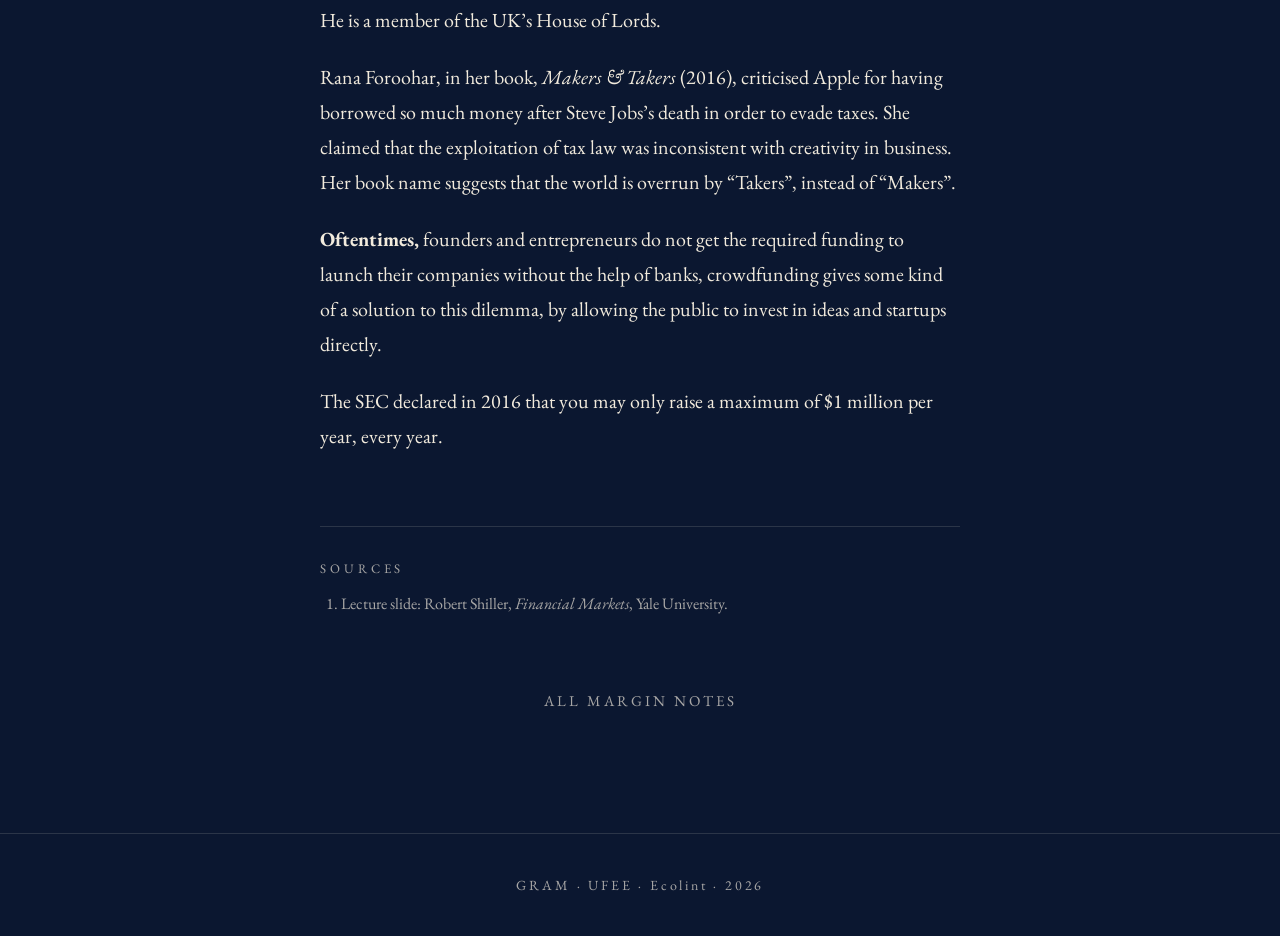
<file: notes/financial-markets-module-7.html>
<!DOCTYPE html>
<html lang="en">
<head>
<meta charset="UTF-8">
<meta name="viewport" content="width=device-width, initial-scale=1.0">
<title>Financial Markets, Module 7 — GRAM</title>
<meta name="description" content="Margin Notes, Note 4: The last module: nonprofits, benefit corporations, and critics of modern finance.">
<link rel="preconnect" href="https://fonts.googleapis.com">
<link rel="preconnect" href="https://fonts.gstatic.com" crossorigin>
<link href="https://fonts.googleapis.com/css2?family=EB+Garamond:ital,wght@0,400;0,500;1,400&display=swap" rel="stylesheet">
<link rel="stylesheet" href="../research.css">
</head>
<body>

<header class="bar">
  <a href="../" class="mark">GRAM</a>
  <nav>
    <a href="../margin-notes.html" aria-current="page">Margin Notes</a>
    <a href="../essays.html">Essays</a>
    <a href="../working-papers.html">Working Papers</a>
  </nav>
</header>

<main>
  <article>
    <header>
      <p class="kicker">Margin Notes · Note 4</p>
      <h1>Financial Markets, Module 7</h1>
      <p class="byline">Ethan Zameck · 10 September 2026</p>
    </header>

    <div class="body">
      <h2>Nonprofits, Cooperatives, Philanthropy</h2>
      <p>In 2013, there were 1.41 million nonprofits in the US, their revenues amounted to 5.4% of the US GDP.</p>
      <p>10.2% of the US workforce works in nonprofit organizations (including volunteers). This does not include government employees, which make up another 16.5% of the US workforce.</p>
      <figure><a href="img/financial-markets-module-7/figure-1.jpg"><img src="img/financial-markets-module-7/figure-1.jpg" alt="Lecture slide: percentage of workforce in nonprofits by country, 2013" loading="lazy"></a></figure>
      <p>42% of all nonprofit organizations have a formal executive bonus system in place (as of 2007-8).</p>
      <h3>Benefit Corporations</h3>
      <p>These kinds of corporations are halfway between for-profit and non-profit, they can accumulate profits but must adopt a charter that states a social or environmental purpose it must pursue.</p>
      <h2>Critics of Modern Finance</h2>
      <p>Adair Turner largely criticised corporate debt in his book <em>“Between Debt and the Devil”, </em>stating that:</p>
      <blockquote>“Corporate debt is a kind of “economic pollution” that needs to be taxed.”</blockquote>
      <p>He is a member of the UK’s House of Lords.</p>
      <p>Rana Foroohar, in her book, <em>Makers &amp; Takers </em>(2016), criticised Apple for having borrowed so much money after Steve Jobs’s death in order to evade taxes. She claimed that the exploitation of tax law was inconsistent with creativity in business. Her book name suggests that the world is overrun by “Takers”, instead of “Makers”.</p>
      <p><strong>Oftentimes,</strong> founders and entrepreneurs do not get the required funding to launch their companies without the help of banks, crowdfunding gives some kind of a solution to this dilemma, by allowing the public to invest in ideas and startups directly.</p>
      <p>The SEC declared in 2016 that you may only raise a maximum of $1 million per year, every year.</p>
    </div>

    <section class="sources">
      <h2>Sources</h2>
      <ol>
        <li>Lecture slide: Robert Shiller, <em>Financial Markets</em>, Yale University.</li>
      </ol>
    </section>

    <a class="back" href="../margin-notes.html">All Margin Notes</a>
  </article>
</main>

<footer>
  GRAM · UFEE · Ecolint · <span id="year"></span>
</footer>

<script>
  document.getElementById('year').textContent = new Date().getFullYear();
</script>
</body>
</html>
</file>
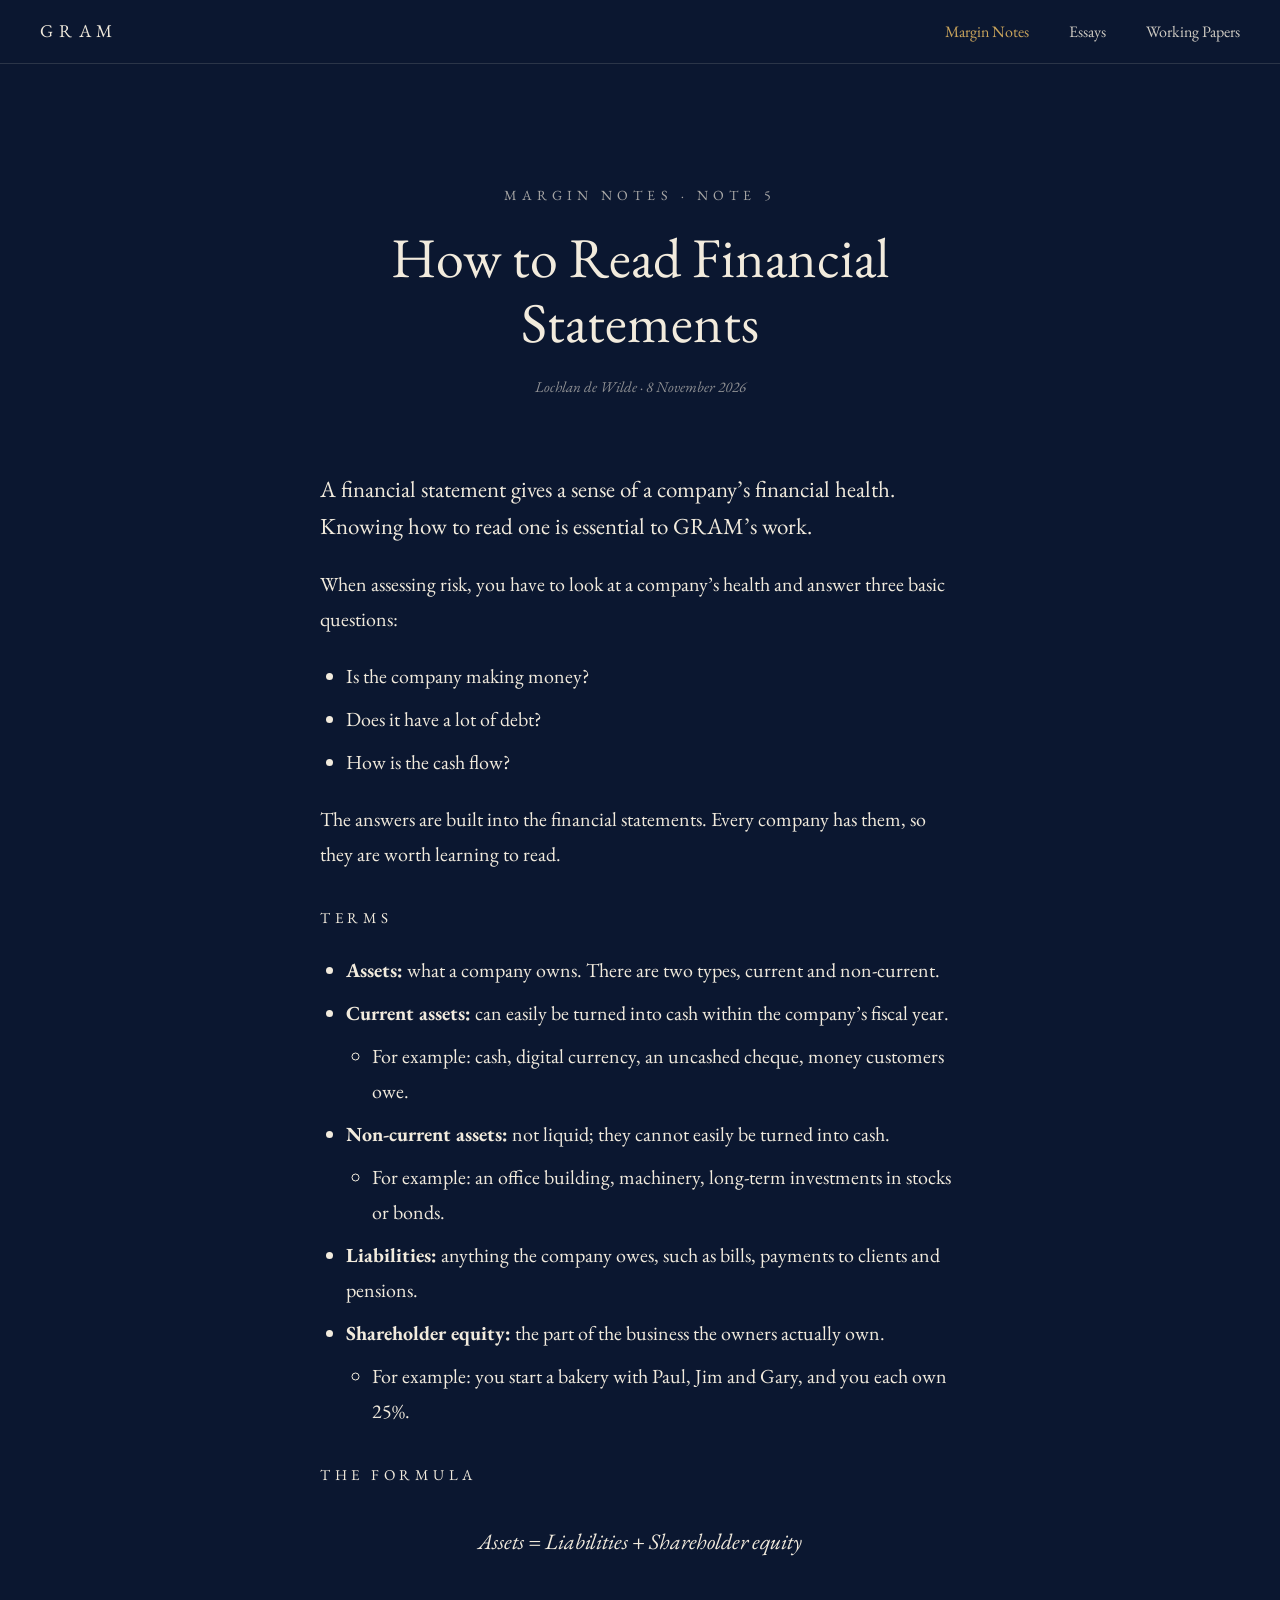
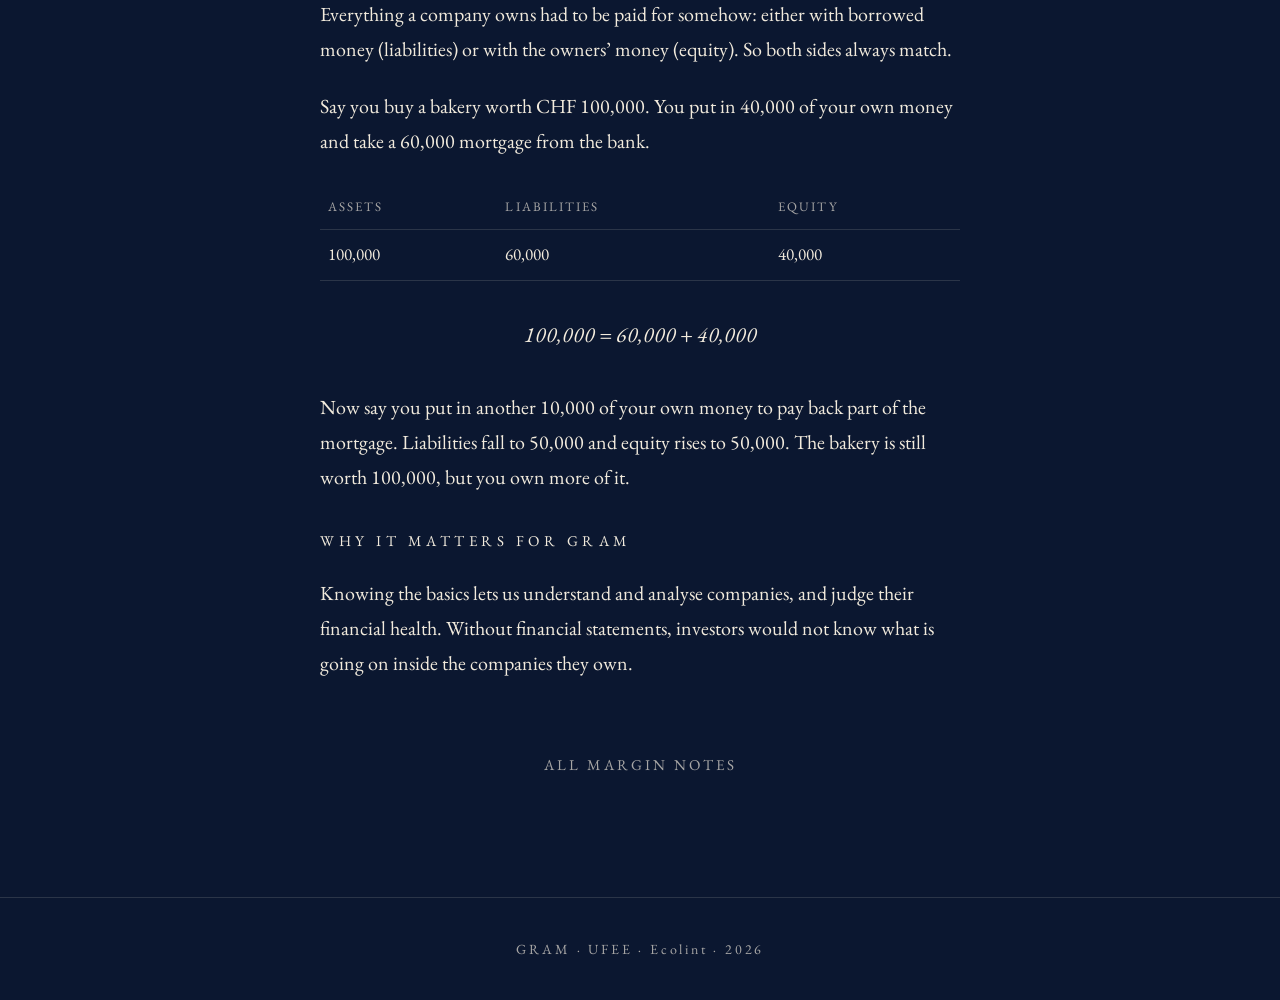
<file: notes/how-to-read-financial-statements.html>
<!DOCTYPE html>
<html lang="en">
<head>
<meta charset="UTF-8">
<meta name="viewport" content="width=device-width, initial-scale=1.0">
<title>How to Read Financial Statements — GRAM</title>
<meta name="description" content="Margin Notes, Note 5: assets, liabilities and shareholder equity, and why the two sides of a balance sheet always match.">
<link rel="preconnect" href="https://fonts.googleapis.com">
<link rel="preconnect" href="https://fonts.gstatic.com" crossorigin>
<link href="https://fonts.googleapis.com/css2?family=EB+Garamond:ital,wght@0,400;0,500;1,400&display=swap" rel="stylesheet">
<link rel="stylesheet" href="../research.css">
</head>
<body>

<header class="bar">
  <a href="../" class="mark">GRAM</a>
  <nav>
    <a href="../margin-notes.html" aria-current="page">Margin Notes</a>
    <a href="../essays.html">Essays</a>
    <a href="../working-papers.html">Working Papers</a>
  </nav>
</header>

<main>
  <article>
    <header>
      <p class="kicker">Margin Notes · Note 5</p>
      <h1>How to Read Financial Statements</h1>
      <p class="byline">Lochlan de Wilde · 8 November 2026</p>
    </header>

    <div class="body">
      <p class="lede">A financial statement gives a sense of a company’s financial health. Knowing how to read one is essential to GRAM’s work.</p>

      <p>When assessing risk, you have to look at a company’s health and answer three basic questions:</p>
      <ul>
        <li>Is the company making money?</li>
        <li>Does it have a lot of debt?</li>
        <li>How is the cash flow?</li>
      </ul>
      <p>The answers are built into the financial statements. Every company has them, so they are worth learning to read.</p>

      <h2>Terms</h2>

      <ul>
        <li><strong>Assets:</strong> what a company owns. There are two types, current and non-current.</li>
        <li><strong>Current assets:</strong> can easily be turned into cash within the company’s fiscal year.
          <ul><li>For example: cash, digital currency, an uncashed cheque, money customers owe.</li></ul>
        </li>
        <li><strong>Non-current assets:</strong> not liquid; they cannot easily be turned into cash.
          <ul><li>For example: an office building, machinery, long-term investments in stocks or bonds.</li></ul>
        </li>
        <li><strong>Liabilities:</strong> anything the company owes, such as bills, payments to clients and pensions.</li>
        <li><strong>Shareholder equity:</strong> the part of the business the owners actually own.
          <ul><li>For example: you start a bakery with Paul, Jim and Gary, and you each own 25%.</li></ul>
        </li>
      </ul>

      <h2>The formula</h2>

      <p class="formula">Assets = Liabilities + Shareholder equity</p>

      <p>Everything a company owns had to be paid for somehow: either with borrowed money (liabilities) or with the owners’ money (equity). So both sides always match.</p>

      <p>Say you buy a bakery worth CHF 100,000. You put in 40,000 of your own money and take a 60,000 mortgage from the bank.</p>

      <table>
        <tr><th>Assets</th><th>Liabilities</th><th>Equity</th></tr>
        <tr><td>100,000</td><td>60,000</td><td>40,000</td></tr>
      </table>

      <p class="formula">100,000 = 60,000 + 40,000</p>

      <p>Now say you put in another 10,000 of your own money to pay back part of the mortgage. Liabilities fall to 50,000 and equity rises to 50,000. The bakery is still worth 100,000, but you own more of it.</p>

      <h2>Why it matters for GRAM</h2>

      <p>Knowing the basics lets us understand and analyse companies, and judge their financial health. Without financial statements, investors would not know what is going on inside the companies they own.</p>
    </div>

    <a class="back" href="../margin-notes.html">All Margin Notes</a>
  </article>
</main>

<footer>
  GRAM · UFEE · Ecolint · <span id="year"></span>
</footer>

<script>
  document.getElementById('year').textContent = new Date().getFullYear();
</script>
</body>
</html>
</file>
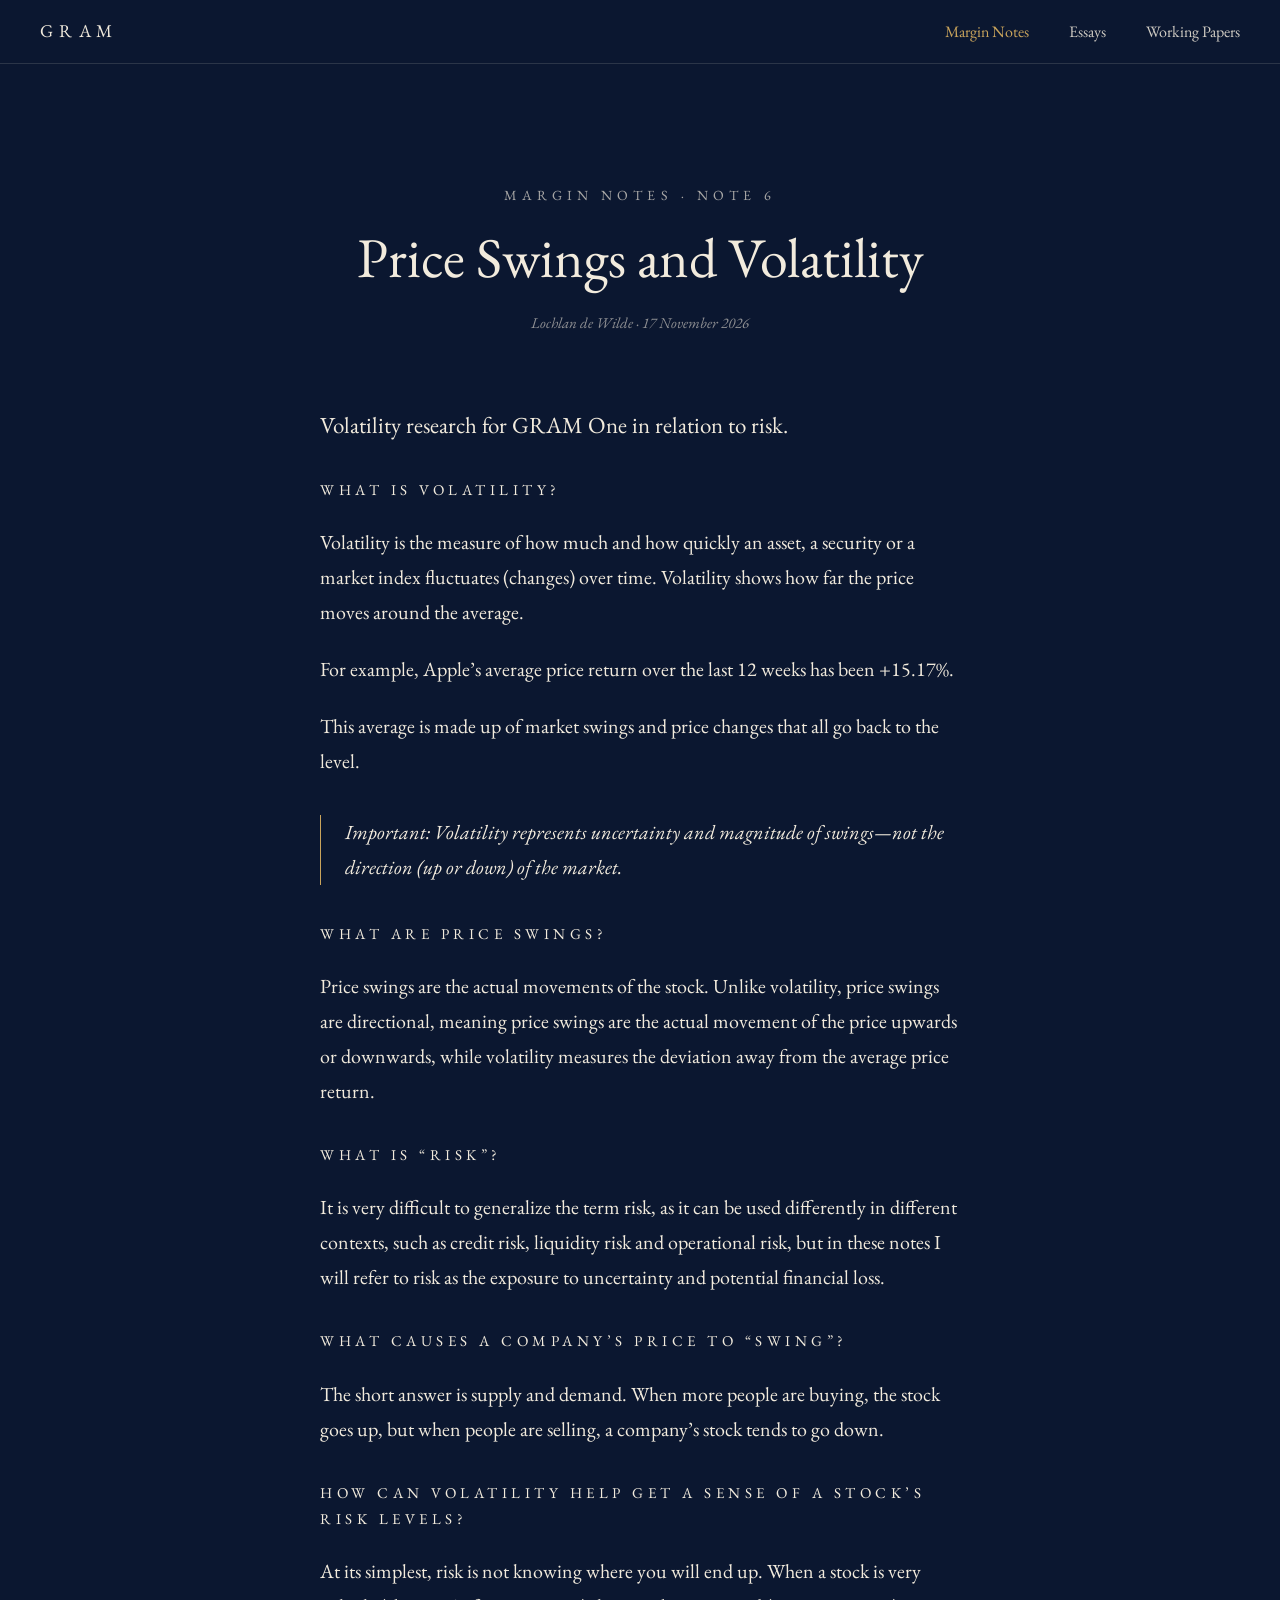
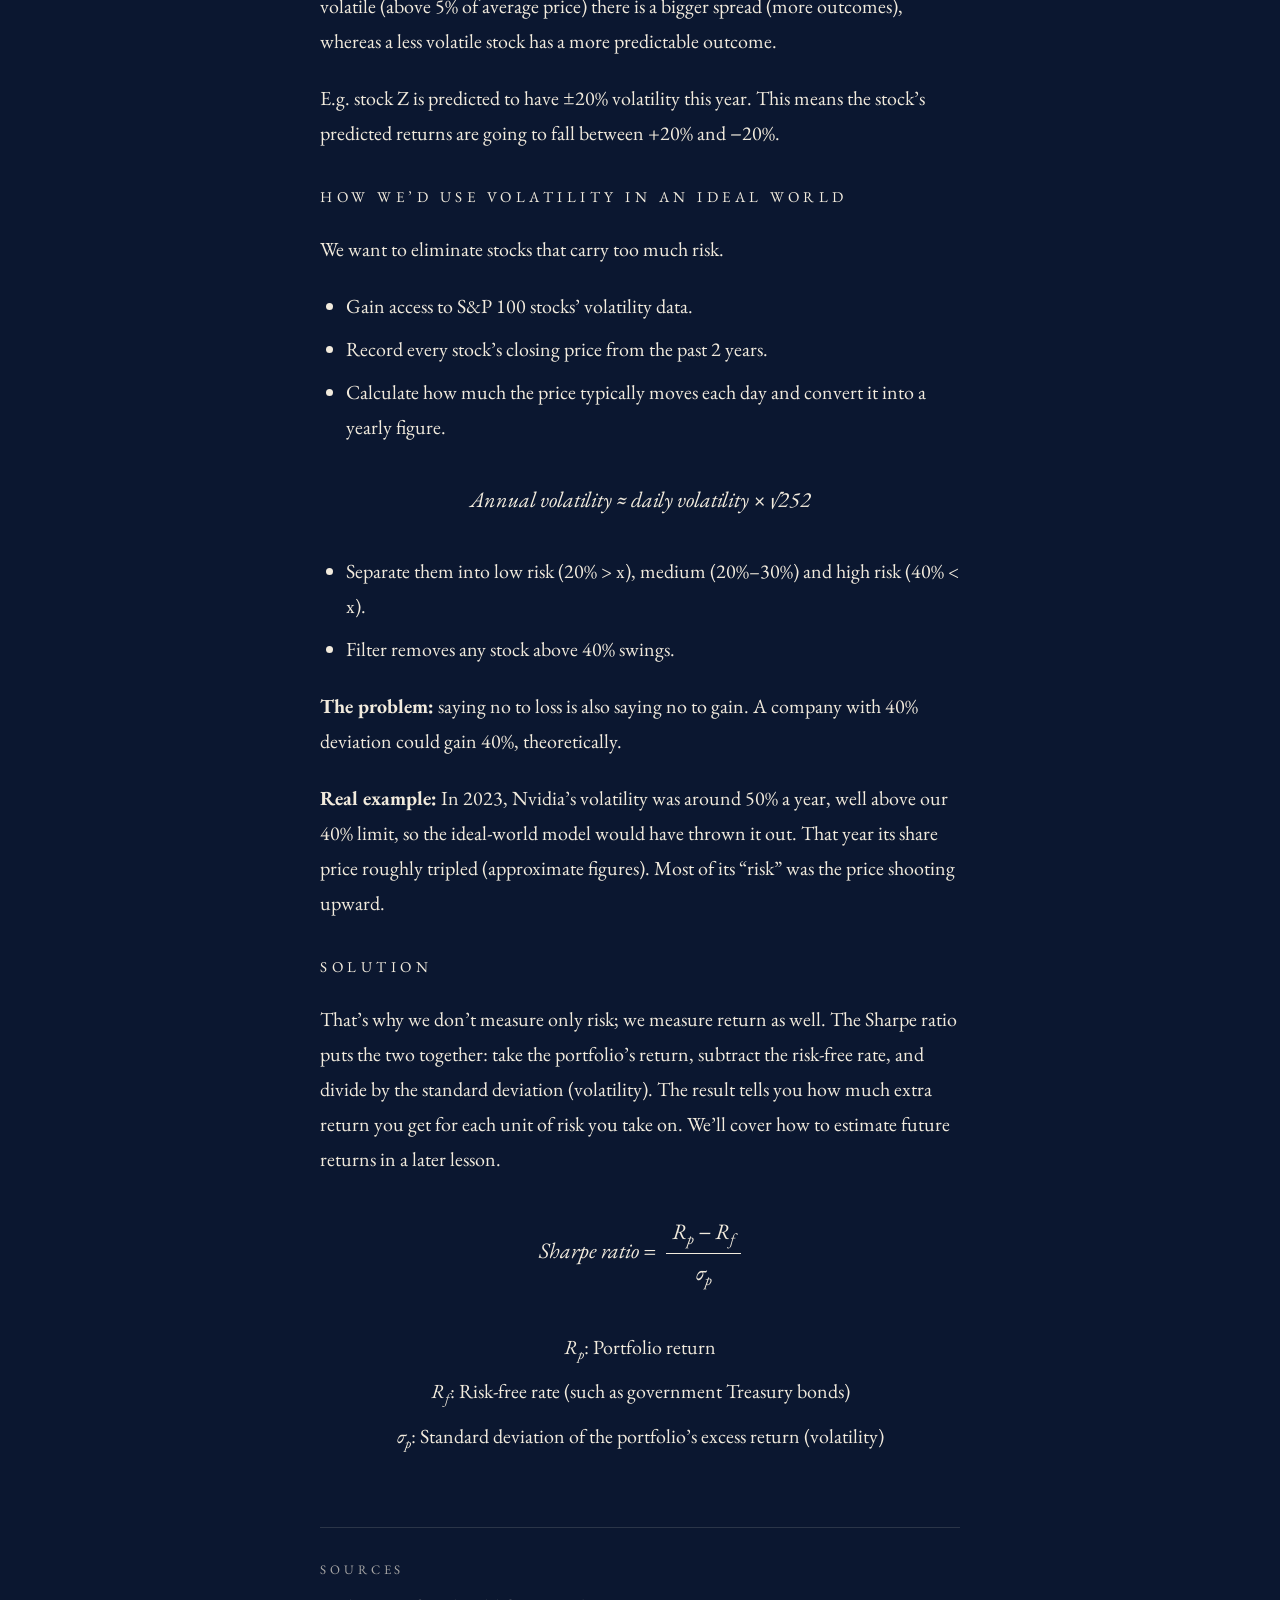
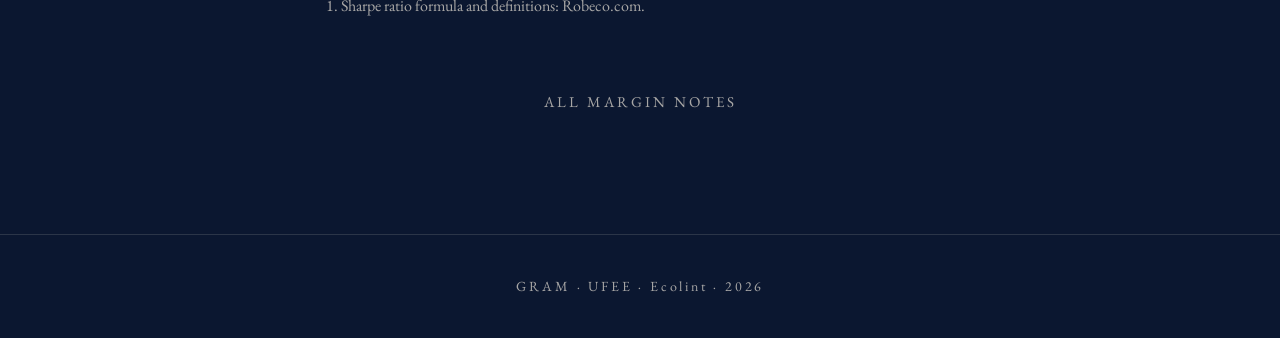
<file: notes/price-swings-and-volatility.html>
<!DOCTYPE html>
<html lang="en">
<head>
<meta charset="UTF-8">
<meta name="viewport" content="width=device-width, initial-scale=1.0">
<title>Price Swings and Volatility — GRAM</title>
<meta name="description" content="Margin Notes, Note 6: volatility research for GRAM One in relation to risk.">
<link rel="preconnect" href="https://fonts.googleapis.com">
<link rel="preconnect" href="https://fonts.gstatic.com" crossorigin>
<link href="https://fonts.googleapis.com/css2?family=EB+Garamond:ital,wght@0,400;0,500;1,400&display=swap" rel="stylesheet">
<link rel="stylesheet" href="../research.css">
</head>
<body>

<header class="bar">
  <a href="../" class="mark">GRAM</a>
  <nav>
    <a href="../margin-notes.html" aria-current="page">Margin Notes</a>
    <a href="../essays.html">Essays</a>
    <a href="../working-papers.html">Working Papers</a>
  </nav>
</header>

<main>
  <article>
    <header>
      <p class="kicker">Margin Notes · Note 6</p>
      <h1>Price Swings and Volatility</h1>
      <p class="byline">Lochlan de Wilde · 17 November 2026</p>
    </header>

    <div class="body">
      <p class="lede">Volatility research for GRAM One in relation to risk.</p>

      <h2>What is volatility?</h2>

      <p>Volatility is the measure of how much and how quickly an asset, a security or a market index fluctuates (changes) over time. Volatility shows how far the price moves around the average.</p>
      <p>For example, Apple’s average price return over the last 12 weeks has been +15.17%.</p>
      <p>This average is made up of market swings and price changes that all go back to the level.</p>

      <blockquote>Important: Volatility represents uncertainty and magnitude of swings—not the direction (up or down) of the market.</blockquote>

      <h2>What are price swings?</h2>

      <p>Price swings are the actual movements of the stock. Unlike volatility, price swings are directional, meaning price swings are the actual movement of the price upwards or downwards, while volatility measures the deviation away from the average price return.</p>

      <h2>What is “risk”?</h2>

      <p>It is very difficult to generalize the term risk, as it can be used differently in different contexts, such as credit risk, liquidity risk and operational risk, but in these notes I will refer to risk as the exposure to uncertainty and potential financial loss.</p>

      <h2>What causes a company’s price to “swing”?</h2>

      <p>The short answer is supply and demand. When more people are buying, the stock goes up, but when people are selling, a company’s stock tends to go down.</p>

      <h2>How can volatility help get a sense of a stock’s risk levels?</h2>

      <p>At its simplest, risk is not knowing where you will end up. When a stock is very volatile (above 5% of average price) there is a bigger spread (more outcomes), whereas a less volatile stock has a more predictable outcome.</p>
      <p>E.g. stock Z is predicted to have ±20% volatility this year. This means the stock’s predicted returns are going to fall between +20% and −20%.</p>

      <h2>How we’d use volatility in an ideal world</h2>

      <p>We want to eliminate stocks that carry too much risk.</p>
      <ul>
        <li>Gain access to S&amp;P 100 stocks’ volatility data.</li>
        <li>Record every stock’s closing price from the past 2 years.</li>
        <li>Calculate how much the price typically moves each day and convert it into a yearly figure.</li>
      </ul>

      <p class="formula">Annual volatility ≈ daily volatility × √252</p>

      <ul>
        <li>Separate them into low risk (20% &gt; x), medium (20%–30%) and high risk (40% &lt; x).</li>
        <li>Filter removes any stock above 40% swings.</li>
      </ul>

      <p><strong>The problem:</strong> saying no to loss is also saying no to gain. A company with 40% deviation could gain 40%, theoretically.</p>

      <p><strong>Real example:</strong> In 2023, Nvidia’s volatility was around 50% a year, well above our 40% limit, so the ideal-world model would have thrown it out. That year its share price roughly tripled (approximate figures). Most of its “risk” was the price shooting upward.</p>

      <h2>Solution</h2>

      <p>That’s why we don’t measure only risk; we measure return as well. The Sharpe ratio puts the two together: take the portfolio’s return, subtract the risk-free rate, and divide by the standard deviation (volatility). The result tells you how much extra return you get for each unit of risk you take on. We’ll cover how to estimate future returns in a later lesson.</p>

      <div class="formula">
        Sharpe ratio =
        <span class="frac"><span>R<sub>p</sub> − R<sub>f</sub></span><span>σ<sub>p</sub></span></span>
      </div>

      <ul class="terms">
        <li><em>R<sub>p</sub></em>: Portfolio return</li>
        <li><em>R<sub>f</sub></em>: Risk-free rate (such as government Treasury bonds)</li>
        <li><em>σ<sub>p</sub></em>: Standard deviation of the portfolio’s excess return (volatility)</li>
      </ul>
    </div>

    <section class="sources">
      <h2>Sources</h2>
      <ol>
        <li>Sharpe ratio formula and definitions: Robeco.com.</li>
      </ol>
    </section>

    <a class="back" href="../margin-notes.html">All Margin Notes</a>
  </article>
</main>

<footer>
  GRAM · UFEE · Ecolint · <span id="year"></span>
</footer>

<script>
  document.getElementById('year').textContent = new Date().getFullYear();
</script>
</body>
</html>
</file>
<file: research.css>
/* Shared styles for the research pages (lists and articles).
   The home page keeps its own styles inline. */

:root {
  --navy: #0B1730;
  --ivory: #F2EBDD;
  --gold: #C9A45C;
  --line: rgba(242, 235, 221, 0.14);
  --muted: rgba(242, 235, 221, 0.68);
  --bar: 64px;
}

*, *::before, *::after { box-sizing: border-box; margin: 0; padding: 0; }

html { -webkit-text-size-adjust: 100%; }

body {
  background: var(--navy);
  color: var(--ivory);
  font-family: "EB Garamond", Garamond, "Times New Roman", serif;
  font-size: 19px;
  line-height: 1.6;
  -webkit-font-smoothing: antialiased;
  overflow-x: hidden;
  min-height: 100vh;
  display: flex;
  flex-direction: column;
}

a { color: inherit; text-decoration: none; }

::selection { background: var(--gold); color: var(--navy); }

/* Top bar */
.bar {
  position: fixed;
  inset: 0 0 auto 0;
  height: var(--bar);
  display: flex;
  align-items: center;
  justify-content: space-between;
  padding: 0 40px;
  background: var(--navy);
  border-bottom: 1px solid var(--line);
  z-index: 10;
}
.bar .mark { font-size: 18px; letter-spacing: 0.32em; }
.bar nav { display: flex; gap: 40px; }
.bar nav a {
  font-size: 16px;
  opacity: 0.85;
  transition: opacity 200ms ease, color 200ms ease;
}
.bar nav a:hover { opacity: 1; color: var(--gold); }
.bar nav a[aria-current] { color: var(--gold); opacity: 1; }

main {
  flex: 1;
  width: 100%;
  max-width: 760px;
  margin: 0 auto;
  padding: calc(var(--bar) + 120px) 24px 120px;
}

/* List pages */
.kicker {
  font-size: 14px;
  letter-spacing: 0.36em;
  text-transform: uppercase;
  color: var(--muted);
  text-align: center;
}
.page-title {
  margin-top: 20px;
  font-weight: 400;
  font-size: clamp(48px, 8vw, 76px);
  line-height: 1.1;
  letter-spacing: 0.04em;
  text-align: center;
}
.intro {
  max-width: 560px;
  margin: 36px auto 0;
  text-align: center;
  font-size: 21px;
  color: var(--muted);
}
.intro + .intro { margin-top: 16px; }

.entries {
  list-style: none;
  margin-top: 96px;
  border-top: 1px solid var(--line);
}
.entries a {
  display: block;
  padding: 32px 0;
  border-bottom: 1px solid var(--line);
}
.entries .meta {
  display: block;
  font-size: 13px;
  letter-spacing: 0.2em;
  text-transform: uppercase;
  color: var(--muted);
  margin-bottom: 6px;
}
.entries .title {
  display: block;
  font-size: 26px;
  line-height: 1.3;
  transition: color 250ms ease;
}
.entries .summary { display: block; color: var(--muted); margin-top: 6px; }
.entries a:hover .title,
.entries a:focus-visible .title { color: var(--gold); }
.entries a:focus-visible { outline: none; }

.empty {
  padding: 40px 0;
  border-bottom: 1px solid var(--line);
  text-align: center;
  font-style: italic;
  color: var(--muted);
}

/* Article pages */
article {
  max-width: 640px;
  margin: 0 auto;
}
article header { text-align: center; margin-bottom: 72px; }
article h1 {
  margin-top: 20px;
  font-weight: 400;
  font-size: clamp(38px, 6vw, 56px);
  line-height: 1.15;
}
article .byline {
  margin-top: 20px;
  font-size: 15px;
  font-style: italic;
  color: var(--muted);
  opacity: 0.85;
}
.body { font-size: 20px; line-height: 1.75; }
.body > * + * { margin-top: 1.1em; }
.body .lede { font-size: 23px; line-height: 1.6; }
.body h2 {
  margin-top: 2.2em;
  font-weight: 400;
  font-size: 15px;
  letter-spacing: 0.3em;
  text-transform: uppercase;
}
.body h3 { margin-top: 1.8em; font-weight: 500; font-size: 22px; }
.body a { border-bottom: 1px solid var(--gold); }
.body a:hover { color: var(--gold); }
.body ul, .body ol { padding-left: 1.3em; }
.body li + li { margin-top: 0.4em; }
.body li > ul { margin-top: 0.4em; list-style: circle; }
.body blockquote {
  margin: 1.8em 0;
  padding-left: 24px;
  border-left: 1px solid var(--gold);
  font-style: italic;
}
.body .frac {
  display: inline-flex;
  flex-direction: column;
  vertical-align: middle;
  text-align: center;
  margin-left: 6px;
}
.body .frac > span { padding: 0 6px; }
.body .frac > span + span { border-top: 1px solid var(--ivory); }
.body sub { font-size: 0.7em; }
.body .terms { list-style: none; padding-left: 0; text-align: center; }
.body .formula {
  margin: 1.6em 0;
  text-align: center;
  font-style: italic;
  font-size: 22px;
}
.body table {
  width: 100%;
  border-collapse: collapse;
  font-size: 17px;
  margin: 1.6em 0;
}
.body th, .body td {
  padding: 10px 8px;
  border-bottom: 1px solid var(--line);
  text-align: left;
}
.body th {
  font-weight: 400;
  font-size: 13px;
  letter-spacing: 0.16em;
  text-transform: uppercase;
  color: var(--muted);
}
.body img { max-width: 100%; height: auto; display: block; margin: 0 auto; }
.body figcaption {
  margin-top: 10px;
  font-size: 15px;
  font-style: italic;
  color: var(--muted);
  text-align: center;
}
.sources {
  margin-top: 72px;
  padding-top: 32px;
  border-top: 1px solid var(--line);
  font-size: 16px;
  color: var(--muted);
}
.sources h2 {
  font-weight: 400;
  font-size: 13px;
  letter-spacing: 0.3em;
  text-transform: uppercase;
  margin-bottom: 12px;
}
.sources ol { padding-left: 1.3em; }
.back {
  display: block;
  margin-top: 72px;
  text-align: center;
  font-size: 15px;
  letter-spacing: 0.2em;
  text-transform: uppercase;
  color: var(--muted);
  transition: color 200ms ease;
}
.back:hover { color: var(--gold); }

footer {
  border-top: 1px solid var(--line);
  padding: 40px 24px;
  text-align: center;
  font-size: 14px;
  letter-spacing: 0.2em;
  color: var(--muted);
}

@media (max-width: 720px) {
  body { font-size: 18px; }
  .bar { padding: 0 16px; --bar: 56px; height: 56px; }
  .bar .mark { font-size: 15px; letter-spacing: 0.24em; }
  .bar nav { gap: 14px; }
  .bar nav a { font-size: 13px; }
  main { padding: calc(56px + 80px) 16px 88px; }
  .entries { margin-top: 72px; }
  article header { margin-bottom: 56px; }
  .body { font-size: 19px; }
  .body .lede { font-size: 21px; }
}

@media (max-width: 360px) {
  .bar .mark { display: none; }
  .bar { justify-content: center; }
}

/* Figures and marks carried over from the original notes */
.body figure { margin: 1.8em 0; }
.body figure a { display: block; border-bottom: none; }
.body figure img { border-radius: 2px; }
.body u { text-decoration-thickness: 1px; text-underline-offset: 3px; text-decoration-color: var(--muted); }
.body blockquote p + p { margin-top: 0.8em; }
.body a { overflow-wrap: anywhere; }
</file>
